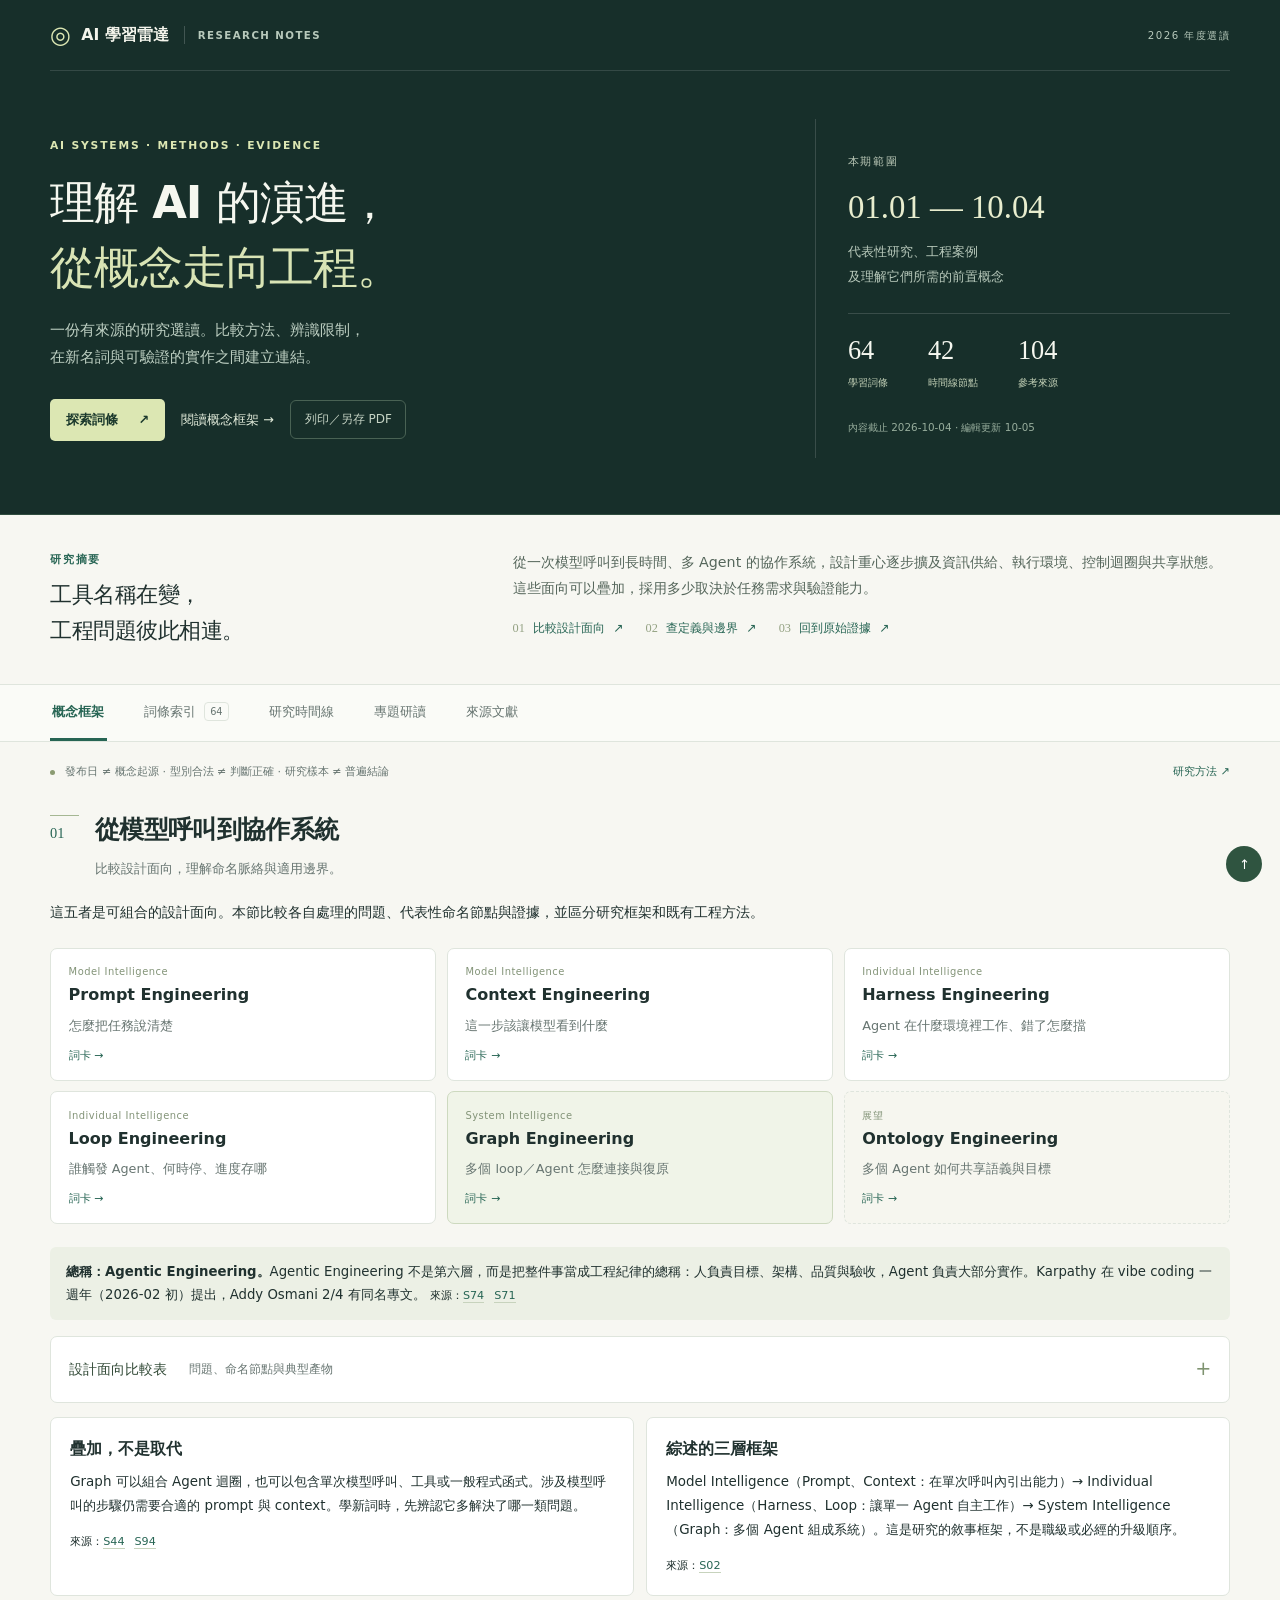
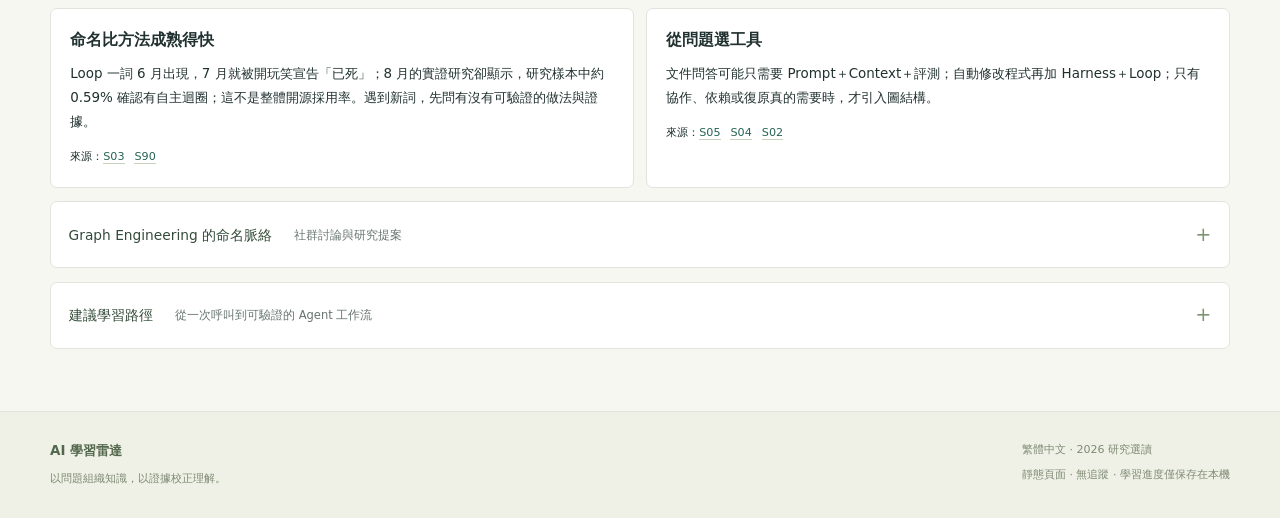
<file: index.html>
<!DOCTYPE html>
<html lang="zh-Hant-TW"><head><meta charset="UTF-8"><meta name="viewport" content="width=device-width, initial-scale=1">
<meta name="description" content="2026 AI 研究與工程方法選讀：64 個詞條、42 個時間線節點與可追溯來源。比較 Prompt、Context、Harness、Loop 與 Graph 的設計面向。">
<title>AI 學習雷達｜研究、方法與工程實踐</title><link rel="stylesheet" href="assets/radar.css"><script src="assets/radar.js" defer></script></head>
<body><a class="skip-link no-print" href="#main">跳至主要內容</a>
<header class="hero">
<div class="container">
<div class="masthead"><a class="brand" href="#verdict"><span class="brand-symbol" aria-hidden="true">◎</span> AI 學習雷達 <span class="brand-en">RESEARCH NOTES</span></a><span class="edition">2026 年度選讀</span>
</div>
<div class="hero-layout">
<div>
<p class="eyebrow">AI SYSTEMS · METHODS · EVIDENCE</p>
<h1>理解 AI 的演進，<br><em>從概念走向工程。</em>
</h1>
<p class="intro">一份有來源的研究選讀。比較方法、辨識限制，<br class="desktop-break">在新名詞與可驗證的實作之間建立連結。</p>
<div class="hero-links no-print"><a class="primary" href="#glossary">探索詞條 <span aria-hidden="true">↗</span></a><a href="#paradigms">閱讀概念框架 →</a><button id="print" type="button">列印／另存 PDF</button>
</div>
</div><aside class="hero-aside" aria-label="研究範圍"><span class="scope-label">本期範圍</span>
<p class="scope-date">01.01 — 10.04</p>
<p class="scope-description">代表性研究、工程案例<br>及理解它們所需的前置概念</p>
<div class="stats">
<div class="stat"><strong>64</strong><span>學習詞條</span>
</div>
<div class="stat"><strong>42</strong><span>時間線節點</span>
</div>
<div class="stat"><strong>104</strong><span>參考來源</span>
</div>
</div>
<p class="scope-footnote">內容截止 2026-10-04 · 編輯更新 10-05</p></aside>
</div>
</div>
</header>
<section class="research-brief" id="verdict">
<div>
<p class="eyebrow">研究摘要</p>
<h2>工具名稱在變，<br>工程問題彼此相連。</h2>
</div>
<div class="brief-body">
<p>從一次模型呼叫到長時間、多 Agent 的協作系統，設計重心逐步擴及資訊供給、執行環境、控制迴圈與共享狀態。這些面向可以疊加，採用多少取決於任務需求與驗證能力。</p>
<div class="brief-points"><a href="#paradigms"><span>01</span> 比較設計面向 <b>↗</b></a><a href="#glossary"><span>02</span> 查定義與邊界 <b>↗</b></a><a href="#sources"><span>03</span> 回到原始證據 <b>↗</b></a>
</div>
</div>
</section>
<nav class="nav no-print" aria-label="研究閱讀導覽">
<div class="container" id="research-tabs"><a id="tab-framework" href="#paradigms" data-panel="framework">概念框架</a><a id="tab-glossary" href="#glossary" data-panel="glossary">詞條索引 <span>64</span></a><a id="tab-timeline" href="#timeline" data-panel="timeline">研究時間線</a><a id="tab-studies" href="#studies" data-panel="studies">專題研讀</a><a id="tab-references" href="#sources" data-panel="references">來源文獻</a>
</div>
</nav>
<main id="main" class="container">
<div class="reading-note"><span class="note-dot" aria-hidden="true"></span>
<p>發布日 ≠ 概念起源 · 型別合法 ≠ 判斷正確 · 研究樣本 ≠ 普遍結論</p><a class="no-print" href="#methodology">研究方法 ↗</a>
</div>
<div id="panel-framework" class="reading-panel" data-panel="framework">
<section id="paradigms">
<div class="section-top"><span class="section-number">01</span>
<div>
<h2>從模型呼叫到協作系統</h2>
<p>比較設計面向，理解命名脈絡與適用邊界。</p>
</div>
</div>
<p>這五者是可組合的設計面向。本節比較各自處理的問題、代表性命名節點與證據，並區分研究框架和既有工程方法。</p><figure class="stack" aria-label="Prompt、Context、Harness、Loop、Graph 與 Ontology 的設計面向">
<div class="stack-row lvl-model">
<div class="stack-level">Model Intelligence</div>
<div class="stack-bar"><strong>Prompt Engineering</strong><span>怎麼把任務說清楚</span><a class="no-print" href="#term-prompt">詞卡 →</a>
</div>
</div>
<div class="stack-row lvl-model">
<div class="stack-level">Model Intelligence</div>
<div class="stack-bar"><strong>Context Engineering</strong><span>這一步該讓模型看到什麼</span><a class="no-print" href="#term-context">詞卡 →</a>
</div>
</div>
<div class="stack-row lvl-individual">
<div class="stack-level">Individual Intelligence</div>
<div class="stack-bar"><strong>Harness Engineering</strong><span>Agent 在什麼環境裡工作、錯了怎麼擋</span><a class="no-print" href="#term-harness">詞卡 →</a>
</div>
</div>
<div class="stack-row lvl-individual">
<div class="stack-level">Individual Intelligence</div>
<div class="stack-bar"><strong>Loop Engineering</strong><span>誰觸發 Agent、何時停、進度存哪</span><a class="no-print" href="#term-loop">詞卡 →</a>
</div>
</div>
<div class="stack-row lvl-system">
<div class="stack-level">System Intelligence</div>
<div class="stack-bar"><strong>Graph Engineering</strong><span>多個 loop／Agent 怎麼連接與復原</span><a class="no-print" href="#term-graph">詞卡 →</a>
</div>
</div>
<div class="stack-row lvl-future">
<div class="stack-level">展望</div>
<div class="stack-bar"><strong>Ontology Engineering</strong><span>多個 Agent 如何共享語義與目標</span><a class="no-print" href="#term-ontology-eng">詞卡 →</a>
</div>
</div></figure>
<div class="umbrella"><strong>總稱：Agentic Engineering。</strong>Agentic Engineering 不是第六層，而是把整件事當成工程紀律的總稱：人負責目標、架構、品質與驗收，Agent 負責大部分實作。Karpathy 在 vibe coding 一週年（2026-02 初）提出，Addy Osmani 2/4 有同名專文。 <span class="source-links">來源：<a href="#source-karpathy-agentic" title="The New Stack：Vibe coding is passé（Karpathy 提出 agentic engineering）｜2026-02-10｜媒體報導（引述原文）">S74</a> <a href="#source-osmani-agentic" title="Addy Osmani：Agentic Engineering｜2026-02-04｜作者實務文章">S71</a></span>
</div>
<details class="disclosure">
<summary><span>設計面向比較表</span><span class="summary-meta">問題、命名節點與典型產物</span>
</summary>
<div class="disclosure-body">
<div class="table-wrap">
<table class="paradigm-table">
<thead>
<tr><th scope="col">面向</th><th scope="col">回答的問題</th><th scope="col">定名／普及節點</th><th scope="col">典型產物</th><th scope="col">綜述的層級</th>
</tr>
</thead>
<tbody>
<tr><td><a class="term-link" href="#term-prompt">Prompt Engineering</a></td><td>怎麼把任務說清楚</td><td>既有基礎</td><td>指令、範例、輸出格式</td><td>Model Intelligence<p><span class="source-links">來源：<a href="#source-context" title="Anthropic：Effective context engineering for AI agents｜2025-09-29｜官方工程文章">S05</a></span>
</p></td>
</tr>
<tr><td><a class="term-link" href="#term-context">Context Engineering</a></td><td>這一步該讓模型看到什麼</td><td>2025-06 Lütke／Karpathy；2025-09 Anthropic 專文</td><td>檢索、記憶、工具描述、壓縮</td><td>Model Intelligence<p><span class="source-links">來源：<a href="#source-lutke-context" title="Simon Willison：Context engineering（整理 Tobi Lütke 與 Karpathy 的說法）｜2025-06-27｜研究者整理">S59</a> <a href="#source-context" title="Anthropic：Effective context engineering for AI agents｜2025-09-29｜官方工程文章">S05</a></span>
</p></td>
</tr>
<tr><td><a class="term-link" href="#term-harness">Harness Engineering</a></td><td>Agent 在什麼環境裡工作、錯了怎麼擋</td><td>2026-02-05 Hashimoto；02-11 OpenAI；03-10 LangChain</td><td>AGENTS.md、工具、測試與架構閘、沙盒</td><td>Individual Intelligence<p><span class="source-links">來源：<a href="#source-hashimoto" title="Mitchell Hashimoto：My AI Adoption Journey｜2026-02-05｜作者實務文章">S72</a> <a href="#source-harness" title="OpenAI：Harness engineering｜2026-02-11｜官方工程案例">S04</a> <a href="#source-langchain-harness" title="LangChain：The Anatomy of an Agent Harness｜2026-03-10｜官方工程文章">S76</a></span>
</p></td>
</tr>
<tr><td><a class="term-link" href="#term-loop">Loop Engineering</a></td><td>誰觸發 Agent、何時停、進度存哪</td><td>2026-06-07 Osmani；08-22 實證研究</td><td>排程、/goal、狀態檔、Checker、預算</td><td>Individual Intelligence<p><span class="source-links">來源：<a href="#source-loop-author" title="Addy Osmani：Loop Engineering｜2026-06-07｜作者實務文章">S01</a> <a href="#source-loop-paper" title="Loop Engineering: Building Blocks, Adoption, and Impact｜2026-08-22（v1）｜研究預印本">S03</a></span>
</p></td>
</tr>
<tr><td><a class="term-link" href="#term-graph">Graph Engineering</a></td><td>多個 loop／Agent 怎麼連接與復原</td><td>2026-07-18 社群熱詞；08-21 綜述</td><td>任務圖、能力與團隊圖、狀態溯源圖</td><td>System Intelligence<p><span class="source-links">來源：<a href="#source-turing-graph" title="Turing Post：Is Graph Engineering Real? Why Everyone Is Talking About It｜2026-07-20｜媒體分析">S90</a> <a href="#source-graph-paper" title="Graph Engineering in the Era of LLM Agents｜2026-08-21（v1）｜研究預印本">S02</a></span>
</p></td>
</tr>
<tr><td><a class="term-link" href="#term-ontology-eng">Ontology Engineering</a></td><td>多個 Agent 如何共享語義與目標</td><td>2026-08 綜述列為下一步</td><td>本體、共享語義、價值對齊</td><td>展望<p><span class="source-links">來源：<a href="#source-graph-paper" title="Graph Engineering in the Era of LLM Agents｜2026-08-21（v1）｜研究預印本">S02</a> <a href="#source-latent-ontology" title="Latent Space：Ontologies Are So Back｜2026-07-30｜媒體分析">S93</a></span>
</p></td>
</tr>
</tbody>
</table>
</div>
</div>
</details>
<div class="comparison">
<article class="panel">
<h3>疊加，不是取代</h3>
<p>Graph 可以組合 Agent 迴圈，也可以包含單次模型呼叫、工具或一般程式函式。涉及模型呼叫的步驟仍需要合適的 prompt 與 context。學新詞時，先辨認它多解決了哪一類問題。</p><span class="source-links">來源：<a href="#source-langgraph" title="LangGraph 官方文件：節點與邊">S44</a> <a href="#source-tmtpost-graph" title="鈦媒體：Loop 才火了六周，AI Coding 為什麼又開始談 Graph？｜2026-08-02｜中文媒體分析">S94</a></span>
</article>
<article class="panel">
<h3>綜述的三層框架</h3>
<p>Model Intelligence（Prompt、Context：在單次呼叫內引出能力）→ Individual Intelligence（Harness、Loop：讓單一 Agent 自主工作）→ System Intelligence（Graph：多個 Agent 組成系統）。這是研究的敘事框架，不是職級或必經的升級順序。</p><span class="source-links">來源：<a href="#source-graph-paper" title="Graph Engineering in the Era of LLM Agents｜2026-08-21（v1）｜研究預印本">S02</a></span>
</article>
<article class="panel">
<h3>命名比方法成熟得快</h3>
<p>Loop 一詞 6 月出現，7 月就被開玩笑宣告「已死」；8 月的實證研究卻顯示，研究樣本中約 0.59% 確認有自主迴圈；這不是整體開源採用率。遇到新詞，先問有沒有可驗證的做法與證據。</p><span class="source-links">來源：<a href="#source-loop-paper" title="Loop Engineering: Building Blocks, Adoption, and Impact｜2026-08-22（v1）｜研究預印本">S03</a> <a href="#source-turing-graph" title="Turing Post：Is Graph Engineering Real? Why Everyone Is Talking About It｜2026-07-20｜媒體分析">S90</a></span>
</article>
<article class="panel">
<h3>從問題選工具</h3>
<p>文件問答可能只需要 Prompt＋Context＋評測；自動修改程式再加 Harness＋Loop；只有協作、依賴或復原真的需要時，才引入圖結構。</p><span class="source-links">來源：<a href="#source-context" title="Anthropic：Effective context engineering for AI agents｜2025-09-29｜官方工程文章">S05</a> <a href="#source-harness" title="OpenAI：Harness engineering｜2026-02-11｜官方工程案例">S04</a> <a href="#source-graph-paper" title="Graph Engineering in the Era of LLM Agents｜2026-08-21（v1）｜研究預印本">S02</a></span>
</article>
</div>
<details class="disclosure">
<summary><span>Graph Engineering 的命名脈絡</span><span class="summary-meta">社群討論與研究提案</span>
</summary>
<div class="disclosure-body">
<h3>Graph Engineering：從一句玩笑到一篇綜述</h3>
<ul class="story">
<li><span class="d">2026-07-18</span>Peter Steinberger 在 X 半開玩笑地問：還在談 loops，還是已經改談 graphs？數小時後 Hamel Husain 發表帶諷刺意味的〈Loop Engineering Is Dead. Enter Graph Engineering〉。 <span class="source-links"><a href="#source-turing-graph" title="Turing Post：Is Graph Engineering Real? Why Everyone Is Talking About It｜2026-07-20｜媒體分析">S90</a></span>
</li>
<li><span class="d">2026-07-20</span>Turing Post：loop 本來就是會回到前一節點的圖；狀態機、DAG、工作流引擎與 2024 年的 LangGraph 早已存在。真正在變的是模型從決策者，變成程式編排下的執行者。 <span class="source-links"><a href="#source-turing-graph" title="Turing Post：Is Graph Engineering Real? Why Everyone Is Talking About It｜2026-07-20｜媒體分析">S90</a></span>
</li>
<li><span class="d">2026-07-30</span>Latent Space 討論本體（ontology）因 Agent 而回潮。 <span class="source-links"><a href="#source-latent-ontology" title="Latent Space：Ontologies Are So Back｜2026-07-30｜媒體分析">S93</a></span>
</li>
<li><span class="d">2026-08-02</span>鈦媒體中文整理：Graph 並沒有宣判 Loop 過時，每個節點都可能跑自己的 Loop。 <span class="source-links"><a href="#source-tmtpost-graph" title="鈦媒體：Loop 才火了六周，AI Coding 為什麼又開始談 Graph？｜2026-08-02｜中文媒體分析">S94</a></span>
</li>
<li><span class="d">2026-08-21</span>35 位作者的綜述正式提出 Graph Engineering（8/26 更新 v2），並把 Ontology Engineering 列為下一步。 <span class="source-links"><a href="#source-graph-paper" title="Graph Engineering in the Era of LLM Agents｜2026-08-21（v1）｜研究預印本">S02</a></span>
</li>
</ul>
</div>
</details>
</section>
<details class="disclosure" id="learning">
<summary><span>建議學習路徑</span><span class="summary-meta">從一次呼叫到可驗證的 Agent 工作流</span>
</summary>
<div class="disclosure-body">
<div class="reading">
<article class="panel">
<h3>第 1 步：看懂一個模型呼叫</h3>
<p>學 Prompt、Context、結構化輸出與 RAG。練習：拿一份有來源的短文件，請模型回答並核對引用；記錄答錯和找不到資料的情況。</p>
<div><a class="term-link" href="#term-prompt">Prompt Engineering</a><a class="term-link" href="#term-context">Context Engineering</a><a class="term-link" href="#term-structured">Structured Outputs / Typed Decisions</a><a class="term-link" href="#term-rag">RAG / Agentic RAG</a>
</div>
</article>
<article class="panel">
<h3>第 2 步：看懂會行動的系統</h3>
<p>學工具選擇、MCP、Harness、AGENTS.md、評測與可恢復狀態，並理解致命三要素。練習：畫出一個只讀查詢工具的資料與權限路徑。</p>
<div><a class="term-link" href="#term-tool-selection">Tool Selection / Dynamic Tool Loading</a><a class="term-link" href="#term-mcp">Model Context Protocol (MCP)</a><a class="term-link" href="#term-harness">Harness Engineering</a><a class="term-link" href="#term-agents-md">AGENTS.md</a><a class="term-link" href="#term-evals">Agent Evals / LLM-as-Judge</a><a class="term-link" href="#term-durable">Durable Execution / Checkpoint</a><a class="term-link" href="#term-lethal-trifecta">Lethal Trifecta／Prompt Injection</a>
</div>
</article>
<article class="panel">
<h3>第 3 步：用自己的專案練 Loop</h3>
<p>學 Loop、Goal Mode、Maker／Checker、預算與排程觸發。練習：照本頁的 Loop Spec 草案，先做兩週「只報告」的 CI 分診，記錄 token、誤判與人工介入次數。</p>
<div><a class="term-link" href="#term-loop">Loop Engineering</a><a class="term-link" href="#term-goal-mode">Goal Mode（/goal）</a><a class="term-link" href="#term-maker-checker">Maker／Checker 分離與 Verifier Subagent</a><a class="term-link" href="#term-budget-caps">Token Budget／Hard Budget Caps</a><a class="term-link" href="#term-scheduled-agents">Automations／Routines</a><a class="term-link" href="#term-ralph">Ralph Wiggum Loop</a>
</div>
</article>
<article class="panel">
<h3>第 4 步：補上今年的範式與風險詞彙</h3>
<p>Agentic Engineering、Graph、Ontology、Claws，以及理解債、意圖債與隔離事件。練習：替一個自動化任務寫下「誰負責理解、誰負責決定」。</p>
<div><a class="term-link" href="#term-agentic-eng">Agentic Engineering</a><a class="term-link" href="#term-graph">Graph Engineering</a><a class="term-link" href="#term-ontology-eng">Ontology Engineering</a><a class="term-link" href="#term-claws">Claws／Personal Agents</a><a class="term-link" href="#term-software-factory">Software Factory／Dark Factory</a><a class="term-link" href="#term-comprehension-debt">Comprehension Debt／Cognitive Surrender</a><a class="term-link" href="#term-triple-debt">Cognitive Debt／Intent Debt</a><a class="term-link" href="#term-containment">Agent Containment Breach</a>
</div>
</article>
<article class="panel">
<h3>第 5 步：決策模型與研究前沿</h3>
<p>Jev／RLCD、Fable class model，再依興趣讀 RLM、Engram、mHC、投機解碼、TurboQuant、世界模型與 MHS。每個新詞先問：改的是模型、系統、協定，還是產品？</p>
<div><a class="term-link" href="#term-jev">Jev / System One Models</a><a class="term-link" href="#term-rlcd">RLCD / Calibration</a><a class="term-link" href="#term-fable-class">Fable class model</a><a class="term-link" href="#term-rlm">Recursive Language Models (RLM)</a><a class="term-link" href="#term-engram">Engram / Conditional Memory</a><a class="term-link" href="#term-mhc">Manifold-Constrained Hyper-Connections (mHC)</a><a class="term-link" href="#term-speculative">Speculative Decoding / DFlash</a><a class="term-link" href="#term-turboquant">TurboQuant / KV Cache Quantization</a><a class="term-link" href="#term-world-model">World Models / Project Genie</a><a class="term-link" href="#term-interface-world">Interface World Models / Solaris</a><a class="term-link" href="#term-mhs">Model Hardware Standard (MHS)</a>
</div>
</article>
</div>
</div>
</details>
</div>
<div id="panel-glossary" class="reading-panel" data-panel="glossary">
<section id="glossary">
<div class="section-top"><span class="section-number">02</span>
<div>
<h2>詞條索引</h2>
<p>先讀定義，再依需要展開情境、限制與來源。</p>
</div>
</div>
<div class="filters no-print">
<div class="filter-inputs four">
<div class="field"><label for="search">搜尋名稱、中文、情境或限制</label><input id="search" type="search" placeholder="例如：Loop、Jev、理解債、DAG、MCP" autocomplete="off">
</div>
<div class="field"><label for="category">主題</label><select id="category"><option value="">全部主題</option><option value="工程方法">工程方法</option><option value="Agent 與資料">Agent 與資料</option><option value="協議與整合">協議與整合</option><option value="模型與推論">模型與推論</option><option value="多模態與實體">多模態與實體</option><option value="風險與治理">風險與治理</option></select>
</div>
<div class="field"><label for="period">年度定位</label><select id="period"><option value="">全部年度定位</option><option value="new">2026 新用語／研究／介面</option><option value="evolution">2026 延伸／更新／代表案例</option><option value="foundation">既有基礎與延續模式</option></select>
</div>
<div class="field"><label for="progress">閱讀進度</label><select id="progress"><option value="">全部詞條</option><option value="unread">尚未學習</option><option value="learned">已學習</option></select>
</div>
</div>
<div class="filter-actions"><span id="results" role="status" aria-live="polite">顯示 64 詞</span>
<div class="buttons"><button id="expand" type="button">展開目前詳解</button><button id="reset" type="button">清除篩選</button>
</div>
</div>
</div>
<p class="subtle">年度標籤區分新研究、延伸進展與既有基礎；不將發布日一律視為概念起源。</p><noscript>
<p class="notice">此瀏覽器未啟用 JavaScript；所有詞條仍可閱讀，搜尋、篩選與學習進度需啟用 JavaScript。</p></noscript>
<div class="grid" id="term-list">
<article class="card term-card" id="term-prompt" data-category="工程方法" data-period="foundation">
<div class="badge-row"><span class="badge ">既有基礎</span>
</div>
<h3>Prompt Engineering</h3>
<p class="zh">提示工程</p>
<p>設計目標、指令、範例、輸出格式和限制，讓模型在指定任務上產生較合用的結果。它不只等於扮演角色或字串模板，也可能影響工具選擇與多步工作。</p>
<details>
<summary>情境、限制與證據</summary><span class="detail-label">怎麼用／怎麼理解</span>
<p>要求整理文章時，給出讀者、摘要長度、需引用的段落及兩個格式範例。後端則把任務要求和輸出契約一起設計。</p><span class="detail-label">容易誤會的地方</span>
<p>提示清楚仍不能保證事實正確、權限正確或輸出一定符合 schema；需用資料、驗證與評測補足。不要把要求公開思維鏈當成新模型的一律最佳做法。</p>
<p class="subtle">證據類型：成熟實務</p>
</details>
<div class="source-links"><span class="source-links">來源：<a href="#source-context" title="Anthropic：Effective context engineering for AI agents｜2025-09-29｜官方工程文章">S05</a> <a href="#source-spring-output" title="Spring AI：Output Converters｜持續更新文件｜官方文件">S47</a></span>
</div>
<div class="card-footer"><span class="subtle">工程方法</span><button type="button" class="learn-button no-print" aria-pressed="false" aria-label="標記已學習：Prompt Engineering">標記已學習</button>
</div>
</article>
<article class="card term-card" id="term-context" data-category="工程方法" data-period="foundation">
<div class="badge-row"><span class="badge ">2025-06 定名；2025 下半年普及</span>
</div>
<h3>Context Engineering</h3>
<p class="zh">上下文工程</p>
<p>管理每次模型呼叫能看到的指令、資料、工具描述、對話紀錄與任務狀態，決定哪些資訊值得占用有限上下文。</p>
<details>
<summary>情境、限制與證據</summary><span class="detail-label">怎麼用／怎麼理解</span>
<p>閱讀公司手冊時，只送進相關段落、來源與任務背景；長任務把待辦和進度存在可再次讀取的檔案。</p><span class="detail-label">容易誤會的地方</span>
<p>長視窗不等於模型能正確使用所有內容。上下文壓縮可能遺失細節；使用者上傳 PDF 也不代表每個產品內部都採同一種 RAG。</p>
<p>名稱的起點常追溯到 2025-06-18 Shopify 執行長 Tobi Lütke 的貼文，以及一週後 Karpathy 的推廣（他形容這是把下一步剛好需要的資訊填進上下文視窗的技藝）；Anthropic 9 月的專文讓它成為工程用語。</p>
<p class="subtle">證據類型：成熟實務</p>
</details>
<div class="source-links"><span class="source-links">來源：<a href="#source-context" title="Anthropic：Effective context engineering for AI agents｜2025-09-29｜官方工程文章">S05</a> <a href="#source-lutke-context" title="Simon Willison：Context engineering（整理 Tobi Lütke 與 Karpathy 的說法）｜2025-06-27｜研究者整理">S59</a></span>
</div>
<div class="card-footer"><span class="subtle">工程方法</span><button type="button" class="learn-button no-print" aria-pressed="false" aria-label="標記已學習：Context Engineering">標記已學習</button>
</div>
</article>
<article class="card term-card" id="term-harness" data-category="工程方法" data-period="evolution">
<div class="badge-row"><span class="badge ">2026-02 定名並擴散</span>
</div>
<h3>Harness Engineering</h3>
<p class="zh">Agent 執行環境工程</p>
<p>設計模型外圍的工作環境：工具、文件、程式庫約束、可觀測性、評測、權限、狀態與回饋，讓 Agent 能持續完成任務。常見的簡化說法是「Agent = Model + Harness」：凡不是模型本身的程式、設定與執行邏輯，都屬於 harness。</p>
<details>
<summary>情境、限制與證據</summary><span class="detail-label">怎麼用／怎麼理解</span>
<p>編碼 Agent 可以讀規格、執行測試、看瀏覽器錯誤及保存進度，並依結果修正實作。</p>
<p>Mitchell Hashimoto 的定義最實用：Agent 每犯一次錯，就花時間補一個解法讓它不再犯——簡單的寫進 AGENTS.md，能程式化的做成腳本或檢查。health-rpg-backend 的 AGENTS.md＋ArchUnit R1–R7＋pre-commit 正是這兩種形式。</p><span class="detail-label">容易誤會的地方</span>
<p>沙盒只是其中一部分。Docker、Testcontainers、ArchUnit 或 Resilience4j 任一工具都不是 Harness 的完整定義；不存在人人必須使用的四大禁令。</p>
<p>2026-07 的原始碼研究觀察到：11 個主流 coding harness 都沒有引入通用 Agent 框架，也沒有用向量嵌入檢索程式碼，而是手寫非同步迴圈與確定性檢索（例如 grep）。這是現況描述，不是規範。</p>
<p class="subtle">證據類型：官方工程案例</p>
</details>
<div class="source-links"><span class="source-links">來源：<a href="#source-harness" title="OpenAI：Harness engineering｜2026-02-11｜官方工程案例">S04</a> <a href="#source-long-harness" title="Anthropic：Harness design for long-running application development｜2026-03-24｜官方工程案例">S29</a> <a href="#source-hashimoto" title="Mitchell Hashimoto：My AI Adoption Journey｜2026-02-05｜作者實務文章">S72</a> <a href="#source-langchain-harness" title="LangChain：The Anatomy of an Agent Harness｜2026-03-10｜官方工程文章">S76</a> <a href="#source-harness-anatomy" title="Harness Engineering: Anatomy, Architecture, and Evolution of Coding Agents｜2026-07-15（v1）｜研究預印本">S88</a></span>
</div>
<div class="card-footer"><span class="subtle">工程方法</span><button type="button" class="learn-button no-print" aria-pressed="false" aria-label="標記已學習：Harness Engineering">標記已學習</button>
</div>
</article>
<article class="card term-card" id="term-loop" data-category="工程方法" data-period="new">
<div class="badge-row"><span class="badge new">2026-06 新興用語</span>
</div>
<h3>Loop Engineering</h3>
<p class="zh">迴圈工程</p>
<p>設計會自己觸發 Agent 執行、以機器可檢查的條件判斷停止、把進度寫進外部狀態，並在必要時交給人的控制結構。實證研究的工作定義：以排程或事件觸發、重複呼叫 coding agent，每次執行都由機器可檢查的停止條件界定。</p>
<details>
<summary>情境、限制與證據</summary><span class="detail-label">怎麼用／怎麼理解</span>
<p>夜間排程讀取 CI 失敗 → 在獨立 worktree 重現並修正 → 由唯讀 Checker 與測試判定 → 寫入狀態檔 → 達標開 draft PR；同一失敗簽章第 3 次或超出預算就停並通知人。完整對照見本頁「Loop 深入」。</p><span class="detail-label">容易誤會的地方</span>
<p>ReAct、重試與 TDD 都有較早來源；迴圈不等於永不停止，也不等於模型反省後就會自動變準。health-rpg-backend 的七步循環（早期文件稱 AIEC，取自團隊參考專案）是很好的實作範例，但不是業界標準名詞。實證研究在 36,710 個 repo 的樣本中確認 217 個自主迴圈（約 0.59%），不能推廣為整體開源採用率。狀態檔與預算檔的啟發式偵測未確認有效命中；另有 55 個候選 repo 在人工標註中可見目標或停止機制，顯示規則有偵測盲點；常見失敗是失控成本、無限修正迴圈與 verifier theater。Ralph 作者也明說不會把 Ralph 用在既有程式庫。</p>
<p class="subtle">證據類型：實務文章＋預印本</p>
</details>
<div class="source-links"><span class="source-links">來源：<a href="#source-loop-author" title="Addy Osmani：Loop Engineering｜2026-06-07｜作者實務文章">S01</a> <a href="#source-loop-paper" title="Loop Engineering: Building Blocks, Adoption, and Impact｜2026-08-22（v1）｜研究預印本">S03</a> <a href="#source-react" title="ReAct: Synergizing Reasoning and Acting in Language Models｜2022（v1）｜原始研究論文">S53</a> <a href="#source-loop-spec" title="Stop Hand-Holding Your Coding Agent: Engineering the Loops that Replace Step-by-Step Prompting｜2026-06-28（v1）｜研究預印本">S87</a> <a href="#source-ralph" title="Geoffrey Huntley：Ralph（Ralph Wiggum 技巧）｜2025-07-14｜作者實務文章">S61</a> <a href="#source-cc-goal" title="Claude Code Docs：Keep Claude working toward a goal（/goal）｜2026-05-11 起（v2.1.139）｜官方文件">S85</a> <a href="#source-codex-goal" title="Simon Willison：Codex CLI 0.128.0 的 /goal｜2026-04-30｜研究者整理">S83</a></span>
</div>
<div class="card-footer"><span class="subtle">工程方法</span><button type="button" class="learn-button no-print" aria-pressed="false" aria-label="標記已學習：Loop Engineering">標記已學習</button>
</div>
</article>
<article class="card term-card" id="term-graph" data-category="工程方法" data-period="new">
<div class="badge-row"><span class="badge new">2026-07 熱詞；2026-08 綜述</span>
</div>
<h3>Graph Engineering</h3>
<p class="zh">圖結構工程</p>
<p>以顯式、動態、可演化的圖表示任務、Agent、依賴與系統狀態，協調多個能力元件共同完成目標。</p>
<details>
<summary>情境、限制與證據</summary>
<p>綜述把它定位為 System Intelligence，三根支柱是：任務組織（目標分解圖、工作流最佳化）、Agent 協調（能力圖、團隊組織圖、通訊圖）、執行期狀態管理（狀態紀錄、故障定位、失敗復原）。</p><span class="detail-label">怎麼用／怎麼理解</span>
<p>查資料、分析與獨立驗證可以分工；節點有狀態，邊決定依賴、分支與回饋路徑。</p><span class="detail-label">容易誤會的地方</span>
<p>研究中的框架不是既定職涯等級。知識圖、執行圖與任務依賴圖用途不同；有回圈的圖不是 DAG，LangGraph 可支援迴圈。</p>
<p>這個熱詞起於 2026-07-18 X 上半開玩笑的提問與 Hamel Husain 帶諷刺意味的文章；Turing Post 指出 loop 本來就是會回到前一節點的圖，狀態機、DAG、工作流引擎與 2024 年的 LangGraph 早已存在。把它當成「多個 loop 如何連接、失敗如何復原」的設計問題來學，而不是全新技術。</p>
<p class="subtle">證據類型：研究預印本</p>
</details>
<div class="source-links"><span class="source-links">來源：<a href="#source-graph-paper" title="Graph Engineering in the Era of LLM Agents｜2026-08-21（v1）｜研究預印本">S02</a> <a href="#source-langgraph" title="LangGraph overview｜持續更新文件｜官方文件">S44</a> <a href="#source-turing-graph" title="Turing Post：Is Graph Engineering Real? Why Everyone Is Talking About It｜2026-07-20｜媒體分析">S90</a> <a href="#source-tmtpost-graph" title="鈦媒體：Loop 才火了六周，AI Coding 為什麼又開始談 Graph？｜2026-08-02｜中文媒體分析">S94</a></span>
</div>
<div class="card-footer"><span class="subtle">工程方法</span><button type="button" class="learn-button no-print" aria-pressed="false" aria-label="標記已學習：Graph Engineering">標記已學習</button>
</div>
</article>
<article class="card term-card" id="term-flow" data-category="工程方法" data-period="foundation">
<div class="badge-row"><span class="badge ">2024 已有代表論文</span>
</div>
<h3>Flow Engineering</h3>
<p class="zh">流程工程</p>
<p>把一次生成改成可安排的多階段流程，例如分析問題、產生測試、生成程式，再依執行結果修正。AlphaCodium 論文已明確使用此名稱。</p>
<details>
<summary>情境、限制與證據</summary><span class="detail-label">怎麼用／怎麼理解</span>
<p>程式題先分析邊界、建立測試案例、生成解法，最後跑測試而不是一次問出答案。</p><span class="detail-label">容易誤會的地方</span>
<p>不要把這個術語的來源直接歸給吳恩達；工作流設計的相近理念可以有多個倡議者，來源歸屬需要對應原文。</p>
<p class="subtle">證據類型：原始研究</p>
</details>
<div class="source-links"><span class="source-links">來源：<a href="#source-flow" title="AlphaCodium: From Prompt Engineering to Flow Engineering｜2024-01（v1）｜原始研究論文">S38</a></span>
</div>
<div class="card-footer"><span class="subtle">工程方法</span><button type="button" class="learn-button no-print" aria-pressed="false" aria-label="標記已學習：Flow Engineering">標記已學習</button>
</div>
</article>
<article class="card term-card" id="term-compound" data-category="工程方法" data-period="foundation">
<div class="badge-row"><span class="badge ">2024 代表文章</span>
</div>
<h3>Compound AI Systems</h3>
<p class="zh">複合 AI 系統</p>
<p>把模型、檢索、工具、驗證器與其他程式元件組合成系統，從系統層改善效果，而不只換更大的模型。</p>
<details>
<summary>情境、限制與證據</summary><span class="detail-label">怎麼用／怎麼理解</span>
<p>文件搜尋服務由檢索、排序、回答、引用檢查與權限過濾組成。</p><span class="detail-label">容易誤會的地方</span>
<p>多放幾個模型不保證更可靠；會增加延遲、維護與錯誤傳遞，需要量測完整系統。</p>
<p class="subtle">證據類型：研究者文章</p>
</details>
<div class="source-links"><span class="source-links">來源：<a href="#source-compound" title="BAIR：The Shift from Models to Compound AI Systems｜2024-02-18｜研究者原始文章">S41</a></span>
</div>
<div class="card-footer"><span class="subtle">工程方法</span><button type="button" class="learn-button no-print" aria-pressed="false" aria-label="標記已學習：Compound AI Systems">標記已學習</button>
</div>
</article>
<article class="card term-card" id="term-spec-driven" data-category="工程方法" data-period="evolution">
<div class="badge-row"><span class="badge ">2025 起；2026 工具成熟</span>
</div>
<h3>Spec-Driven Development</h3>
<p class="zh">規格驅動開發</p>
<p>先把意圖、需求、計畫與任務寫成可追蹤規格，再讓編碼 Agent 依規格實作和驗證。GitHub Spec Kit 是代表工具之一。</p>
<details>
<summary>情境、限制與證據</summary><span class="detail-label">怎麼用／怎麼理解</span>
<p>新功能先定義驗收條件及例外情境，再拆成小任務交由 Agent 執行。</p><span class="detail-label">容易誤會的地方</span>
<p>規格也會過時或互相矛盾。Spec Kit 1.0 在 2026 發布，並不代表規格驅動思想今年才出現；每個小修改都建大量文件也可能增加負擔。</p>
<p class="subtle">證據類型：官方工具實務</p>
</details>
<div class="source-links"><span class="source-links">來源：<a href="#source-spec-driven" title="Microsoft：Spec-Driven Development with GitHub Spec Kit｜2025-09-15｜官方技術文章">S52</a> <a href="#source-spec-kit" title="GitHub Spec Kit：History｜2025 起；2026-08-21 1.0.0｜官方專案紀錄">S51</a></span>
</div>
<div class="card-footer"><span class="subtle">工程方法</span><button type="button" class="learn-button no-print" aria-pressed="false" aria-label="標記已學習：Spec-Driven Development">標記已學習</button>
</div>
</article>
<article class="card term-card" id="term-autoresearch" data-category="工程方法" data-period="new">
<div class="badge-row"><span class="badge new">2026 開源專案</span>
</div>
<h3>autoresearch</h3>
<p class="zh">自動研究實驗迴圈</p>
<p>以 Agent 反覆修改實驗程式、執行固定預算的訓練、比較評測，再保留或回退變更。</p>
<details>
<summary>情境、限制與證據</summary><span class="detail-label">怎麼用／怎麼理解</span>
<p>隔夜探索小型模型訓練參數；以一致的時間預算比較驗證指標並記錄每次嘗試。</p><span class="detail-label">容易誤會的地方</span>
<p>不是保證自動發現新科學。反覆看同一驗證集可能過擬合；修改程式與訓練權重是不同動作。</p>
<p class="subtle">證據類型：作者程式碼</p>
</details>
<div class="source-links"><span class="source-links">來源：<a href="#source-autoresearch" title="Andrej Karpathy：autoresearch｜2026-03（儲存庫）｜作者程式碼">S23</a></span>
</div>
<div class="card-footer"><span class="subtle">工程方法</span><button type="button" class="learn-button no-print" aria-pressed="false" aria-label="標記已學習：autoresearch">標記已學習</button>
</div>
</article>
<article class="card term-card" id="term-meta-harness" data-category="工程方法" data-period="new">
<div class="badge-row"><span class="badge new">2026 新研究</span>
</div>
<h3>Meta-Harness</h3>
<p class="zh">自動搜尋模型外圍程式</p>
<p>把 Harness 程式本身當作搜尋對象，讓外層提出者利用歷次候選、分數與執行紀錄提出改進。</p>
<details>
<summary>情境、限制與證據</summary><span class="detail-label">怎麼用／怎麼理解</span>
<p>搜尋如何保存、檢索及呈現任務資訊，測量新的資訊管理程式是否改善任務效果。</p><span class="detail-label">容易誤會的地方</span>
<p>模型權重可以不變，系統仍會改進；也不能把論文中特定任務的成績推廣成所有產品的保證。</p>
<p class="subtle">證據類型：研究預印本</p>
</details>
<div class="source-links"><span class="source-links">來源：<a href="#source-meta-harness" title="Meta-Harness: End-to-End Optimization of Model Harnesses｜2026-03-30（v1）｜研究預印本">S26</a></span>
</div>
<div class="card-footer"><span class="subtle">工程方法</span><button type="button" class="learn-button no-print" aria-pressed="false" aria-label="標記已學習：Meta-Harness">標記已學習</button>
</div>
</article>
<article class="card term-card" id="term-skills" data-category="Agent 與資料" data-period="foundation">
<div class="badge-row"><span class="badge ">2025 公開；2026 延續</span>
</div>
<h3>Agent Skills</h3>
<p class="zh">可按需載入的技能包</p>
<p>用指令、腳本與參考資源封裝專業流程，讓 Agent 根據任務載入需要的部分。常以 SKILL.md 描述用途與操作方式。</p>
<details>
<summary>情境、限制與證據</summary><span class="detail-label">怎麼用／怎麼理解</span>
<p>把產出公司報告的格式、資料檢查與匯出步驟保存成可重用技能。</p><span class="detail-label">容易誤會的地方</span>
<p>Skills 是能力與流程的封裝，MCP 是存取工具及資料的協定；兩者可搭配。載入技能不是把知識寫進模型權重。</p>
<p>2026-07 的原始碼研究中，11 個主流 coding harness 有 9 個支援 SKILL.md、8 個支援 MCP。</p>
<p class="subtle">證據類型：官方格式與實務</p>
</details>
<div class="source-links"><span class="source-links">來源：<a href="#source-skills" title="Anthropic：Equipping agents with Agent Skills｜2025-10-16；2025-12-18 開放標準更新｜官方工程文章">S37</a> <a href="#source-harness-anatomy" title="Harness Engineering: Anatomy, Architecture, and Evolution of Coding Agents｜2026-07-15（v1）｜研究預印本">S88</a></span>
</div>
<div class="card-footer"><span class="subtle">Agent 與資料</span><button type="button" class="learn-button no-print" aria-pressed="false" aria-label="標記已學習：Agent Skills">標記已學習</button>
</div>
</article>
<article class="card term-card" id="term-react" data-category="Agent 與資料" data-period="foundation">
<div class="badge-row"><span class="badge ">2022 已有研究</span>
</div>
<h3>ReAct / Agent Loop</h3>
<p class="zh">推理與行動迴圈</p>
<p>模型根據任務與觀察決定行動，取得工具結果後繼續推進；推理和工具互動交替發生。</p>
<details>
<summary>情境、限制與證據</summary><span class="detail-label">怎麼用／怎麼理解</span>
<p>查詢資料、發現缺少欄位、再次查詢，最後整合結果。</p><span class="detail-label">容易誤會的地方</span>
<p>這是較早的 Agent 模式，不能直接當作 2026 Loop Engineering 的新發明；回饋可能錯誤，仍要有終止與權限控制。</p>
<p class="subtle">證據類型：原始研究</p>
</details>
<div class="source-links"><span class="source-links">來源：<a href="#source-react" title="ReAct: Synergizing Reasoning and Acting in Language Models｜2022（v1）｜原始研究論文">S53</a> <a href="#source-loop-paper" title="Loop Engineering: Building Blocks, Adoption, and Impact｜2026-08-22（v1）｜研究預印本">S03</a></span>
</div>
<div class="card-footer"><span class="subtle">Agent 與資料</span><button type="button" class="learn-button no-print" aria-pressed="false" aria-label="標記已學習：ReAct / Agent Loop">標記已學習</button>
</div>
</article>
<article class="card term-card" id="term-durable" data-category="Agent 與資料" data-period="evolution">
<div class="badge-row"><span class="badge ">既有工程；2026 深化</span>
</div>
<h3>Durable Execution / Checkpoint</h3>
<p class="zh">可恢復執行與檢查點</p>
<p>保存任務狀態及進度，讓長任務在中斷後恢復，或在人工審查後接續。</p>
<details>
<summary>情境、限制與證據</summary><span class="detail-label">怎麼用／怎麼理解</span>
<p>生成提案後等待核準；服務重啟仍能知道目前走到哪一步。</p><span class="detail-label">容易誤會的地方</span>
<p>保存狀態不等於外部操作恰好執行一次。恢復時仍需冪等鍵、去重與交易設計，避免再次寄信或重複扣款。</p>
<p class="subtle">證據類型：官方框架文件</p>
</details>
<div class="source-links"><span class="source-links">來源：<a href="#source-langgraph" title="LangGraph overview｜持續更新文件｜官方文件">S44</a> <a href="#source-managed" title="Anthropic：Scaling Managed Agents｜2026-04-08｜官方工程案例">S27</a></span>
</div>
<div class="card-footer"><span class="subtle">Agent 與資料</span><button type="button" class="learn-button no-print" aria-pressed="false" aria-label="標記已學習：Durable Execution / Checkpoint">標記已學習</button>
</div>
</article>
<article class="card term-card" id="term-managed" data-category="Agent 與資料" data-period="new">
<div class="badge-row"><span class="badge new">2026 工程案例</span>
</div>
<h3>Managed Agent Runtime</h3>
<p class="zh">託管 Agent 執行環境</p>
<p>把推理、工具執行、環境和工作階段生命週期分離，讓系統各部分能獨立擴展及恢復。</p>
<details>
<summary>情境、限制與證據</summary><span class="detail-label">怎麼用／怎麼理解</span>
<p>模型可更換，而長時間工作的工具環境與進度由執行層保留。</p><span class="detail-label">容易誤會的地方</span>
<p>這是架構方向與產品實作，不是統一標準；資料放在哪裡、誰能操作工具及如何恢復仍由具體平臺決定。</p>
<p class="subtle">證據類型：官方工程案例</p>
</details>
<div class="source-links"><span class="source-links">來源：<a href="#source-managed" title="Anthropic：Scaling Managed Agents｜2026-04-08｜官方工程案例">S27</a></span>
</div>
<div class="card-footer"><span class="subtle">Agent 與資料</span><button type="button" class="learn-button no-print" aria-pressed="false" aria-label="標記已學習：Managed Agent Runtime">標記已學習</button>
</div>
</article>
<article class="card term-card" id="term-memory" data-category="Agent 與資料" data-period="foundation">
<div class="badge-row"><span class="badge ">既有研究脈絡</span>
</div>
<h3>Agent Memory / Cognitive Architecture</h3>
<p class="zh">記憶與認知架構</p>
<p>規劃 Agent 如何感知、決策、保存工作狀態、過往經驗與可重用知識。工作、情節、語義及程序記憶是有用的分類視角。</p>
<details>
<summary>情境、限制與證據</summary><span class="detail-label">怎麼用／怎麼理解</span>
<p>當前任務放工作狀態；過往操作留審計紀錄；規章保留原始來源及可檢索索引。</p><span class="detail-label">容易誤會的地方</span>
<p>Redis、SQL、向量庫不是四種記憶的唯一對應。程序記憶也不只等於 Spring Bean；保存使用者資料要處理隔離、保留期限與刪除。</p>
<p class="subtle">證據類型：工程設計模式</p>
</details>
<div class="source-links"><span class="source-links">來源：<a href="#source-context" title="Anthropic：Effective context engineering for AI agents｜2025-09-29｜官方工程文章">S05</a> <a href="#source-spring-memory" title="Spring AI：Chat Memory｜持續更新文件｜官方文件">S46</a> <a href="#source-skills" title="Anthropic：Equipping agents with Agent Skills｜2025-10-16；2025-12-18 開放標準更新｜官方工程文章">S37</a></span>
</div>
<div class="card-footer"><span class="subtle">Agent 與資料</span><button type="button" class="learn-button no-print" aria-pressed="false" aria-label="標記已學習：Agent Memory / Cognitive Architecture">標記已學習</button>
</div>
</article>
<article class="card term-card" id="term-compaction" data-category="Agent 與資料" data-period="foundation">
<div class="badge-row"><span class="badge ">2025 前已有實務</span>
</div>
<h3>Context Compaction / Context Rot</h3>
<p class="zh">上下文壓縮與資訊劣化</p>
<p>以摘要、精選紀錄或外部狀態減少長對話的資訊負荷；context rot 描述內容增加後，模型利用資訊的效果可能下降。</p>
<details>
<summary>情境、限制與證據</summary><span class="detail-label">怎麼用／怎麼理解</span>
<p>保留驗收條件、來源、未解問題，壓縮已完成的操作細節；必要時重新讀原文。</p><span class="detail-label">容易誤會的地方</span>
<p>摘要可能省略關鍵限制，開新對話也不會自動帶回先前資訊。重要事實需要可追溯原始資料。</p>
<p class="subtle">證據類型：官方工程實務</p>
</details>
<div class="source-links"><span class="source-links">來源：<a href="#source-context" title="Anthropic：Effective context engineering for AI agents｜2025-09-29｜官方工程文章">S05</a> <a href="#source-managed" title="Anthropic：Scaling Managed Agents｜2026-04-08｜官方工程案例">S27</a></span>
</div>
<div class="card-footer"><span class="subtle">Agent 與資料</span><button type="button" class="learn-button no-print" aria-pressed="false" aria-label="標記已學習：Context Compaction / Context Rot">標記已學習</button>
</div>
</article>
<article class="card term-card" id="term-rlm" data-category="Agent 與資料" data-period="evolution">
<div class="badge-row"><span class="badge ">2025 年底；2026 延伸研究</span>
</div>
<h3>Recursive Language Models (RLM)</h3>
<p class="zh">遞迴語言模型推論策略</p>
<p>把超長輸入留在外部程式環境，讓模型寫程式按需檢查、分解內容，並在片段上遞迴呼叫模型。</p>
<details>
<summary>情境、限制與證據</summary><span class="detail-label">怎麼用／怎麼理解</span>
<p>先用程式搜尋大型文件，再把相關片段交給模型分析；不必每次將整份文件塞進視窗。</p><span class="detail-label">容易誤會的地方</span>
<p>原始論文於 2025-12-31 提交。它不是無限上下文的保證；重現研究發現某些任務更深遞迴會增加時間與成本，甚至降低表現。</p>
<p class="subtle">證據類型：預印本＋重現研究</p>
</details>
<div class="source-links"><span class="source-links">來源：<a href="#source-rlm" title="Recursive Language Models｜2025-12-31（v1）｜研究預印本">S16</a> <a href="#source-rlm-reproduction" title="Think, But Don&#x27;t Overthink: Reproducing Recursive Language Models｜2026-03-03（v1）｜獨立重現預印本">S17</a></span>
</div>
<div class="card-footer"><span class="subtle">Agent 與資料</span><button type="button" class="learn-button no-print" aria-pressed="false" aria-label="標記已學習：Recursive Language Models (RLM)">標記已學習</button>
</div>
</article>
<article class="card term-card" id="term-rag" data-category="Agent 與資料" data-period="foundation">
<div class="badge-row"><span class="badge ">RAG 2020；Agent 化為延續模式</span>
</div>
<h3>RAG / Agentic RAG</h3>
<p class="zh">檢索增強生成</p>
<p>先取回外部資料，再讓模型依資料回答。Agentic RAG 通常指模型能決定何時搜尋、改寫查詢或重複檢索，而非一條固定檢索管線。</p>
<details>
<summary>情境、限制與證據</summary><span class="detail-label">怎麼用／怎麼理解</span>
<p>問公司政策時檢索相應條文並附引用；資料不足時再搜尋。</p><span class="detail-label">容易誤會的地方</span>
<p>RAG 不保證沒有幻覺。檢索錯誤、資料過時與來源注入都會影響結果；Agentic RAG 的實現與稱呼並不完全一致。</p>
<p class="subtle">證據類型：原始研究＋工程模式</p>
</details>
<div class="source-links"><span class="source-links">來源：<a href="#source-rag" title="Retrieval-Augmented Generation for Knowledge-Intensive NLP Tasks｜2020-05-22（v1）｜原始研究論文">S42</a> <a href="#source-context" title="Anthropic：Effective context engineering for AI agents｜2025-09-29｜官方工程文章">S05</a></span>
</div>
<div class="card-footer"><span class="subtle">Agent 與資料</span><button type="button" class="learn-button no-print" aria-pressed="false" aria-label="標記已學習：RAG / Agentic RAG">標記已學習</button>
</div>
</article>
<article class="card term-card" id="term-graphrag" data-category="Agent 與資料" data-period="foundation">
<div class="badge-row"><span class="badge ">Microsoft 2024 代表研究</span>
</div>
<h3>GraphRAG</h3>
<p class="zh">圖結構檢索增強生成</p>
<p>利用實體、關係和圖結構組織資料，再支援檢索與回答。Microsoft 的方案結合文字抽取、網路分析及摘要。</p>
<details>
<summary>情境、限制與證據</summary><span class="detail-label">怎麼用／怎麼理解</span>
<p>統整大量訪談的主題，或追查產品、事件和人物之間的關係。</p><span class="detail-label">容易誤會的地方</span>
<p>一般圖式 RAG 不全採用 Leiden，也不一定用 Neo4j。它與多 Agent 執行圖不同；建立及更新圖有成本，不保證優於向量或混合檢索。</p>
<p class="subtle">證據類型：官方研究專案</p>
</details>
<div class="source-links"><span class="source-links">來源：<a href="#source-graphrag" title="Microsoft Research：Project GraphRAG｜2024 起的研究與發布紀錄｜官方研究專案">S39</a> <a href="#source-graph-paper" title="Graph Engineering in the Era of LLM Agents｜2026-08-21（v1）｜研究預印本">S02</a> <a href="#source-graphrag-paper" title="From Local to Global: A Graph RAG Approach to Query-Focused Summarization｜2024-04-24（v1）｜原始研究論文">S103</a></span>
</div>
<div class="card-footer"><span class="subtle">Agent 與資料</span><button type="button" class="learn-button no-print" aria-pressed="false" aria-label="標記已學習：GraphRAG">標記已學習</button>
</div>
</article>
<article class="card term-card" id="term-prompt-cache" data-category="模型與推論" data-period="foundation">
<div class="badge-row"><span class="badge ">既有推論技術</span>
</div>
<h3>Prompt Caching / KV Cache</h3>
<p class="zh">前綴快取與推論狀態快取</p>
<p>KV cache 保存注意力計算中的鍵和值；提示快取服務則在條件滿足時重用輸入前綴的處理結果，減少重複計算。</p>
<details>
<summary>情境、限制與證據</summary><span class="detail-label">怎麼用／怎麼理解</span>
<p>固定的工具規格和參考文字放在可重用前綴，追蹤實際命中及讀取／寫入成本。</p><span class="detail-label">容易誤會的地方</span>
<p>不是把答案快取起來，也不是聊天長期記憶。命中受前綴、長度門檻、TTL、模型與服務商規則影響；不能保證 100% 命中或固定省 80%。</p>
<p class="subtle">證據類型：工程實務</p>
</details>
<div class="source-links"><span class="source-links">來源：<a href="#source-prompt-caching" title="Claude Platform：Prompt caching｜持續更新文件｜官方文件">S55</a> <a href="#source-turbo-blog" title="Google Research：TurboQuant｜2026-03-24｜官方研究介紹">S24</a></span>
</div>
<div class="card-footer"><span class="subtle">模型與推論</span><button type="button" class="learn-button no-print" aria-pressed="false" aria-label="標記已學習：Prompt Caching / KV Cache">標記已學習</button>
</div>
</article>
<article class="card term-card" id="term-evals" data-category="Agent 與資料" data-period="evolution">
<div class="badge-row"><span class="badge ">既有方法；2026 工程整理</span>
</div>
<h3>Agent Evals / LLM-as-Judge</h3>
<p class="zh">Agent 評測與模型評分者</p>
<p>以明確任務和評分規則評估 Agent；同時檢查最終環境、工具軌跡、成本及延遲。模型評審可輔助判斷主觀品質。</p>
<details>
<summary>情境、限制與證據</summary><span class="detail-label">怎麼用／怎麼理解</span>
<p>客服是否真的完成改期，編碼 Agent 是否修好缺陷且沒有破壞既有功能，而不只評最後的文字回答。</p><span class="detail-label">容易誤會的地方</span>
<p>模型評審有偏差，自評也可能偏袒自己的輸出。需要人工校準、獨立資料與重複試驗；測試過不等於覆蓋所有生產問題。</p>
<p>Loop 研究把「驗證形式上通過、實際沒檢查」稱為 verifier theater；可用暫時性 mutation（故意改壞程式、確認測試會轉紅）證明檢查不是空轉。</p>
<p class="subtle">證據類型：官方工程實務</p>
</details>
<div class="source-links"><span class="source-links">來源：<a href="#source-evals" title="Anthropic：Demystifying evals for AI agents｜2026-01-09｜官方工程文章">S28</a> <a href="#source-loop-paper" title="Loop Engineering: Building Blocks, Adoption, and Impact｜2026-08-22（v1）｜研究預印本">S03</a></span>
</div>
<div class="card-footer"><span class="subtle">Agent 與資料</span><button type="button" class="learn-button no-print" aria-pressed="false" aria-label="標記已學習：Agent Evals / LLM-as-Judge">標記已學習</button>
</div>
</article>
<article class="card term-card" id="term-structured" data-category="協議與整合" data-period="foundation">
<div class="badge-row"><span class="badge ">既有能力；2026 新產品介面</span>
</div>
<h3>Structured Outputs / Typed Decisions</h3>
<p class="zh">結構化輸出與型別化判斷</p>
<p>限制輸出結構，讓程式能依 schema、Enum 或已知欄位處理結果。提示型轉換、原生受約束生成與 Jev 型別化判斷是不同實現。</p>
<details>
<summary>情境、限制與證據</summary><span class="detail-label">怎麼用／怎麼理解</span>
<p>訂單摘要先產生可解析的 DTO；路由決策只從預先定義的類別選擇。</p><span class="detail-label">容易誤會的地方</span>
<p>符合結構不等於資料語義正確。Spring 輸出轉換器不保證模型一定遵守格式，也不會自動保證 Jakarta Validation 的領域規則成立。</p>
<p class="subtle">證據類型：官方文件</p>
</details>
<div class="source-links"><span class="source-links">來源：<a href="#source-spring-output" title="Spring AI：Output Converters｜持續更新文件｜官方文件">S47</a> <a href="#source-jev-intro" title="TypeSafe：Introduction｜持續更新文件｜官方文件">S07</a></span>
</div>
<div class="card-footer"><span class="subtle">協議與整合</span><button type="button" class="learn-button no-print" aria-pressed="false" aria-label="標記已學習：Structured Outputs / Typed Decisions">標記已學習</button>
</div>
</article>
<article class="card term-card" id="term-mcp" data-category="協議與整合" data-period="foundation">
<div class="badge-row"><span class="badge ">2024 發布；2026 規格修訂</span>
</div>
<h3>Model Context Protocol (MCP)</h3>
<p class="zh">工具與資料連接協定</p>
<p>標準化 AI 應用存取工具、資源和提示的介面。讓業務能力透過協議提供給不同宿主，但仍需協商支援能力。</p>
<details>
<summary>情境、限制與證據</summary><span class="detail-label">怎麼用／怎麼理解</span>
<p>把庫存查詢作為工具暴露給內部助手，保留服務端身份驗證和業務授權。</p><span class="detail-label">容易誤會的地方</span>
<p>MCP 不自帶所有權限治理，也不是 Agent 大腦。不能假設任何 Client 都零修改相容；2025 和 2026-07-28 的會話、握手行為有重要差異。</p>
<p>治理上，MCP 已於 2025-12-09 與 AGENTS.md、goose 一起移交 Linux Foundation 新成立的 Agentic AI Foundation；2026-01-26 MCP Apps 成為第一個官方擴充。</p>
<p class="subtle">證據類型：正式規格＋官方發布</p>
</details>
<div class="source-links"><span class="source-links">來源：<a href="#source-mcp-launch" title="Anthropic：Introducing the Model Context Protocol｜2024-11-25｜官方發布">S33</a> <a href="#source-mcp-2026" title="MCP 2026-07-28：Key Changes｜2026-07-28｜正式協議規格">S34</a> <a href="#source-spring-mcp" title="Spring AI：MCP Server Boot Starter｜查閱時文件版本 2.0.1｜官方文件">S45</a> <a href="#source-aaif" title="Linux Foundation：Agentic AI Foundation 成立｜2025-12-09｜官方新聞稿">S65</a> <a href="#source-mcp-apps" title="MCP Blog：MCP Apps - Bringing UI Capabilities To MCP Clients｜2026-01-26｜官方發布">S69</a></span>
</div>
<div class="card-footer"><span class="subtle">協議與整合</span><button type="button" class="learn-button no-print" aria-pressed="false" aria-label="標記已學習：Model Context Protocol (MCP)">標記已學習</button>
</div>
</article>
<article class="card term-card" id="term-a2a" data-category="協議與整合" data-period="foundation">
<div class="badge-row"><span class="badge ">2025-04 發布</span>
</div>
<h3>Agent2Agent (A2A)</h3>
<p class="zh">Agent 之間的互通協定</p>
<p>讓不同廠商或框架的 Agent 發現能力、交換訊息及協作執行任務。</p>
<details>
<summary>情境、限制與證據</summary><span class="detail-label">怎麼用／怎麼理解</span>
<p>採購協調 Agent 把子任務交給賣方 Agent，追蹤對方返回的任務狀態和成果。</p><span class="detail-label">容易誤會的地方</span>
<p>A2A 偏 Agent 間協作，MCP 偏工具與資料連接。接通協議仍需身份、任務授權、隱私與失敗恢復設計。</p>
<p class="subtle">證據類型：官方協定發布</p>
</details>
<div class="source-links"><span class="source-links">來源：<a href="#source-a2a" title="Google：Announcing the Agent2Agent Protocol｜2025-04-09｜官方發布">S36</a></span>
</div>
<div class="card-footer"><span class="subtle">協議與整合</span><button type="button" class="learn-button no-print" aria-pressed="false" aria-label="標記已學習：Agent2Agent (A2A)">標記已學習</button>
</div>
</article>
<article class="card term-card" id="term-ucp" data-category="協議與整合" data-period="new">
<div class="badge-row"><span class="badge new">2026-01 發布</span>
</div>
<h3>Universal Commerce Protocol (UCP)</h3>
<p class="zh">通用商務協定</p>
<p>標準化 Agent、商家與相關服務之間的商務能力互通，涵蓋結帳等購物流程。</p>
<details>
<summary>情境、限制與證據</summary><span class="detail-label">怎麼用／怎麼理解</span>
<p>讓不同購物 Agent 與商家系統以共通能力介面銜接。</p><span class="detail-label">容易誤會的地方</span>
<p>UCP、MCP、A2A 處理不同層面，不是一律互相替代。協議不等於任何 Agent 都可以未經授權自動付款。</p>
<p class="subtle">證據類型：官方協定發布</p>
</details>
<div class="source-links"><span class="source-links">來源：<a href="#source-ucp" title="Google：Under the Hood: Universal Commerce Protocol｜2026-01-11｜官方技術文章">S18</a> <a href="#source-ucp-update" title="Google：Shopping updates／UCP 新功能｜2026-05-20｜官方發布">S19</a></span>
</div>
<div class="card-footer"><span class="subtle">協議與整合</span><button type="button" class="learn-button no-print" aria-pressed="false" aria-label="標記已學習：Universal Commerce Protocol (UCP)">標記已學習</button>
</div>
</article>
<article class="card term-card" id="term-mcp-stateless" data-category="協議與整合" data-period="new">
<div class="badge-row"><span class="badge new">2026 正式修訂</span>
</div>
<h3>Stateless MCP Core (2026-07-28)</h3>
<p class="zh">MCP 無狀態核心</p>
<p>2026-07-28 修訂移除核心初始化握手及會話標頭，每個請求攜帶版本與能力資訊；跨請求業務狀態改由顯式 handle 等方式承載。</p>
<details>
<summary>情境、限制與證據</summary>
<p>同版另加 server/discover、subscriptions/listen 與 Multi Round-Trip Requests（以 input_required 結果取代伺服器主動請求），把 tasks 移為官方擴充，並將 Roots、Sampling、Logging 與 HTTP+SSE 傳輸列為棄用。</p><span class="detail-label">怎麼用／怎麼理解</span>
<p>在標準 HTTP 基礎設施部署服務，先核對 Client 與 SDK 是否支援此協議版本。</p><span class="detail-label">容易誤會的地方</span>
<p>無狀態核心不等於業務資料不能持久化。規格保留 server/discover 探測、未帶 resultType 時視為 complete 等相容機制，但舊版 initialize／session／SSE 範例不能直接套用；Client、SDK 與伺服器都要確認支援的協議版本。路線圖中的計畫（例如 DPoP、Workload Identity Federation、progressive discovery）也不等於已實裝功能。</p>
<p class="subtle">證據類型：正式協議規格</p>
</details>
<div class="source-links"><span class="source-links">來源：<a href="#source-mcp-2026" title="MCP 2026-07-28：Key Changes｜2026-07-28｜正式協議規格">S34</a> <a href="#source-mcp-roadmap" title="MCP：The New MCP Roadmap｜2026-08-22｜官方路線圖">S35</a></span>
</div>
<div class="card-footer"><span class="subtle">協議與整合</span><button type="button" class="learn-button no-print" aria-pressed="false" aria-label="標記已學習：Stateless MCP Core (2026-07-28)">標記已學習</button>
</div>
</article>
<article class="card term-card" id="term-tool-selection" data-category="協議與整合" data-period="foundation">
<div class="badge-row"><span class="badge ">既有 Agent 工程模式</span>
</div>
<h3>Tool Selection / Dynamic Tool Loading</h3>
<p class="zh">工具選擇與動態載入</p>
<p>根據任務提供相關工具，或在執行中發現需要的工具，減少不相關 schema 占用及選擇混淆。</p>
<details>
<summary>情境、限制與證據</summary><span class="detail-label">怎麼用／怎麼理解</span>
<p>先判斷是否涉及訂單，再提供只讀訂單查詢；沒有需要時不把所有工具描述送進去。</p><span class="detail-label">容易誤會的地方</span>
<p>誤判可能導致該用的工具沒載入。工具可見性不等於執行授權；Jev 可以是候選分類器，但不是唯一實現。</p>
<p>MCP 2026 路線圖把 progressive discovery 列為解決工具目錄過大的方向；2026-07-28 規格也建議 tools/list 以固定順序回傳，以利提示快取命中。</p>
<p class="subtle">證據類型：工程設計模式</p>
</details>
<div class="source-links"><span class="source-links">來源：<a href="#source-context" title="Anthropic：Effective context engineering for AI agents｜2025-09-29｜官方工程文章">S05</a> <a href="#source-jev-intro" title="TypeSafe：Introduction｜持續更新文件｜官方文件">S07</a> <a href="#source-loop-author" title="Addy Osmani：Loop Engineering｜2026-06-07｜作者實務文章">S01</a> <a href="#source-mcp-roadmap" title="MCP：The New MCP Roadmap｜2026-08-22｜官方路線圖">S35</a> <a href="#source-mcp-2026" title="MCP 2026-07-28：Key Changes｜2026-07-28｜正式協議規格">S34</a></span>
</div>
<div class="card-footer"><span class="subtle">協議與整合</span><button type="button" class="learn-button no-print" aria-pressed="false" aria-label="標記已學習：Tool Selection / Dynamic Tool Loading">標記已學習</button>
</div>
</article>
<article class="card term-card" id="term-jev" data-category="模型與推論" data-period="new">
<div class="badge-row"><span class="badge vendor">2026-09-15 早期發布</span>
</div>
<h3>Jev / System One Models</h3>
<p class="zh">供軟體使用的結構化決策模型</p>
<p>TypeSafe 的模型產品：輸入 state 與型別化問題，返回 Choice、Score 或 Noul，讓程式組合判斷與分支，而不自由生成文章。</p>
<details>
<summary>情境、限制與證據</summary><span class="detail-label">怎麼用／怎麼理解</span>
<p>客服請求分類、工具路由或對資料進行明確尺度的評分；復雜任務先拆成單一問題。</p><span class="detail-label">容易誤會的地方</span>
<p>System One 是廠商的模型類別名稱。官方已知限制仍包括數值、日期比較、對抗輸入與選項順序偏差；型別受約束不等於判斷正確。延遲和成本需依部署實測。</p>
<p>官方 Models 頁：jev-1.13.0，每秒 100K tokens／80 requests（官方註明會動態調整），單次 64k tokens，只收文字；英文效果最佳，中日韓文可處理但較弱。兩週後 OpenAI 也預覽了同類的 Decisions API。</p>
<p class="subtle">證據類型：官方產品＋廠商評測</p>
</details>
<div class="source-links"><span class="source-links">來源：<a href="#source-jev-intro" title="TypeSafe：Introduction｜持續更新文件｜官方文件">S07</a> <a href="#source-jev-limits" title="TypeSafe：Jev 1.13 jaggedness／已知限制｜2026-10-02 最後審閱｜官方已知限制文件">S56</a> <a href="#source-ts-models" title="TypeSafe：Models（jev-1.13.0、速率限制、上下文與語言支援）｜持續更新文件｜官方文件">S99</a> <a href="#source-sw-devday" title="Simon Willison：OpenAI DevDay 2026 live blog｜2026-09-29｜現場紀錄">S97</a></span>
</div>
<div class="card-footer"><span class="subtle">模型與推論</span><button type="button" class="learn-button no-print" aria-pressed="false" aria-label="標記已學習：Jev / System One Models">標記已學習</button>
</div>
</article>
<article class="card term-card" id="term-rlcd" data-category="模型與推論" data-period="new">
<div class="badge-row"><span class="badge vendor">RLCD 為 2026 廠商方法名</span>
</div>
<h3>RLCD / Calibration</h3>
<p class="zh">校準決策訓練與機率校準</p>
<p>RLCD 是 Reinforcement Learning for Calibrated Decisions。校準指預測機率與一組真實結果的頻率相符，例如很多被預測為 0.8 的案例中約八成成立。</p>
<details>
<summary>情境、限制與證據</summary><span class="detail-label">怎麼用／怎麼理解</span>
<p>以實際中文工單建立可靠度圖，觀察錯判、漏判與不同閾值下需要多少人工接管。</p><span class="detail-label">容易誤會的地方</span>
<p>校準是資料分布上的統計性質，不是每一題的正確保證。confidence 匯總分布形狀，不能直接當作「此題一定有多少準確率」。</p>
<p class="subtle">證據類型：廠商訓練方法宣稱</p>
</details>
<div class="source-links"><span class="source-links">來源：<a href="#source-jev-launch" title="TypeSafe：Introducing System One Models &amp; Jev｜2026-09-15｜官方發布／廠商評測">S06</a> <a href="#source-jev-confidence" title="TypeSafe：Confidence｜持續更新文件｜官方文件">S11</a></span>
</div>
<div class="card-footer"><span class="subtle">模型與推論</span><button type="button" class="learn-button no-print" aria-pressed="false" aria-label="標記已學習：RLCD / Calibration">標記已學習</button>
</div>
</article>
<article class="card term-card" id="term-engram" data-category="模型與推論" data-period="new">
<div class="badge-row"><span class="badge new">2026-01 論文；2026-09 進入產品</span>
</div>
<h3>Engram / Conditional Memory</h3>
<p class="zh">模型內部條件記憶</p>
<p>透過可擴展 N-gram 查表檢索靜態模式，與動態模型狀態融合；以條件記憶補充 MoE 的條件計算。</p>
<details>
<summary>情境、限制與證據</summary><span class="detail-label">怎麼用／怎麼理解</span>
<p>模型架構研究探索把常見局部模式交給查表模塊，保留計算能力給更復雜推理。</p><span class="detail-label">容易誤會的地方</span>
<p>不是用戶長期記憶或企業 RAG。官方 GitHub 程式碼是展示核心資料流程的示範；但 DeepSeek-V4.1-Flash（2026-09-10）模型卡已列出 196B 參數、以 token 查表稀疏存取的 Engram 條件記憶，表示它已進入正式模型架構。</p>
<p class="subtle">證據類型：預印本＋示範程式</p>
</details>
<div class="source-links"><span class="source-links">來源：<a href="#source-engram" title="Conditional Memory via Scalable Lookup（Engram）｜2026-01-12（v1）｜研究預印本">S13</a> <a href="#source-engram-code" title="DeepSeek：Engram 官方示範程式｜持續更新儲存庫｜作者程式碼">S14</a> <a href="#source-deepseek-v41" title="DeepSeek：DeepSeek-V4.1-Flash 模型卡｜2026-09-10｜官方模型卡">S95</a></span>
</div>
<div class="card-footer"><span class="subtle">模型與推論</span><button type="button" class="learn-button no-print" aria-pressed="false" aria-label="標記已學習：Engram / Conditional Memory">標記已學習</button>
</div>
</article>
<article class="card term-card" id="term-mhc" data-category="模型與推論" data-period="evolution">
<div class="badge-row"><span class="badge ">2025-12 論文；2026 進入產品</span>
</div>
<h3>Manifold-Constrained Hyper-Connections (mHC)</h3>
<p class="zh">流形約束超連接</p>
<p>對擴展的殘差連接施加結構約束，改善資訊流與訓練穩定性；屬於神經網絡內部架構設計。</p>
<details>
<summary>情境、限制與證據</summary><span class="detail-label">怎麼用／怎麼理解</span>
<p>DeepSeek-V4 preview（2026-04-22）模型卡寫明以 mHC 強化殘差連接、穩定跨層訊號傳遞；V4.1-Flash（2026-09-10）改為 Single-Pass mHC。一般 API 使用者理解其層級即可。</p><span class="detail-label">容易誤會的地方</span>
<p>mHC 不是 Agent 工作圖，也不是 Graph Engineering；預印本跨年討論不應改寫首發年。</p>
<p class="subtle">證據類型：研究預印本</p>
</details>
<div class="source-links"><span class="source-links">來源：<a href="#source-mhc" title="mHC: Manifold-Constrained Hyper-Connections｜2025-12（v1）｜研究預印本">S15</a> <a href="#source-deepseek-v4" title="DeepSeek：DeepSeek-V4-Pro 模型卡（preview）｜2026-04-22｜官方模型卡">S82</a> <a href="#source-deepseek-v41" title="DeepSeek：DeepSeek-V4.1-Flash 模型卡｜2026-09-10｜官方模型卡">S95</a></span>
</div>
<div class="card-footer"><span class="subtle">模型與推論</span><button type="button" class="learn-button no-print" aria-pressed="false" aria-label="標記已學習：Manifold-Constrained Hyper-Connections (mHC)">標記已學習</button>
</div>
</article>
<article class="card term-card" id="term-test-time" data-category="模型與推論" data-period="foundation">
<div class="badge-row"><span class="badge ">2026 前已有研究</span>
</div>
<h3>Test-Time Compute / Inference-Time Scaling</h3>
<p class="zh">推論階段算力擴展</p>
<p>在推論時花更多計算於思考、候選解、驗證或搜索，希望改善任務表現，而不是一定增加模型參數。</p>
<details>
<summary>情境、限制與證據</summary><span class="detail-label">怎麼用／怎麼理解</span>
<p>困難題使用較多嘗試或驗證步驟，再根據可靠規則篩選結果。</p><span class="detail-label">容易誤會的地方</span>
<p>並非所有推理模型都用 MCTS。增加思考可能沒有收益，甚至過度思考；不能把測試時算力理解成訓練新權重。</p>
<p class="subtle">證據類型：研究與實務</p>
</details>
<div class="source-links"><span class="source-links">來源：<a href="#source-r1" title="DeepSeek-R1: Reasoning via Reinforcement Learning｜2025-01（v1）｜原始研究論文">S43</a> <a href="#source-rlm" title="Recursive Language Models｜2025-12-31（v1）｜研究預印本">S16</a> <a href="#source-rlm-reproduction" title="Think, But Don&#x27;t Overthink: Reproducing Recursive Language Models｜2026-03-03（v1）｜獨立重現預印本">S17</a></span>
</div>
<div class="card-footer"><span class="subtle">模型與推論</span><button type="button" class="learn-button no-print" aria-pressed="false" aria-label="標記已學習：Test-Time Compute / Inference-Time Scaling">標記已學習</button>
</div>
</article>
<article class="card term-card" id="term-rlvr" data-category="模型與推論" data-period="foundation">
<div class="badge-row"><span class="badge ">2024 提出；2025 起普及</span>
</div>
<h3>RLVR / GRPO</h3>
<p class="zh">可驗證獎勵強化學習與群組相對最佳化</p>
<p>RLVR（Reinforcement Learning with Verifiable Rewards）指用可自動檢查的結果作為獎勵來訓練，名稱來自 2024-11 的 Tülu 3；GRPO（Group Relative Policy Optimization）由 2024-02 的 DeepSeekMath 提出，是群組相對的策略最佳化方法。兩者分屬獎勵來源與優化方法，不能當成同義詞。</p>
<details>
<summary>情境、限制與證據</summary><span class="detail-label">怎麼用／怎麼理解</span>
<p>數學答案或程式測試可以提供自動判定信號，用來比較一組候選輸出並更新模型。</p><span class="detail-label">容易誤會的地方</span>
<p>獎勵可能被鉆漏洞；真實世界許多任務沒有便宜而完整的判分器。普通 Agent 重試工具不是在運行 GRPO 訓練。</p>
<p class="subtle">證據類型：原始研究</p>
</details>
<div class="source-links"><span class="source-links">來源：<a href="#source-r1" title="DeepSeek-R1: Reasoning via Reinforcement Learning｜2025-01（v1）｜原始研究論文">S43</a> <a href="#source-grpo" title="DeepSeekMath（提出 GRPO）｜2024-02-05（v1）｜原始研究論文">S101</a> <a href="#source-rlvr-tulu" title="Tülu 3（提出 RLVR 名稱）｜2024-11-22（v1）｜原始研究論文">S102</a></span>
</div>
<div class="card-footer"><span class="subtle">模型與推論</span><button type="button" class="learn-button no-print" aria-pressed="false" aria-label="標記已學習：RLVR / GRPO">標記已學習</button>
</div>
</article>
<article class="card term-card" id="term-distillation" data-category="模型與推論" data-period="foundation">
<div class="badge-row"><span class="badge ">長期存在的訓練方法</span>
</div>
<h3>Distillation / Synthetic Data</h3>
<p class="zh">蒸餾與合成資料</p>
<p>以教師模型或程序產生資料，再訓練較小或特定任務的模型；蒸餾關注能力轉移，合成資料則是資料生成方式。</p>
<details>
<summary>情境、限制與證據</summary><span class="detail-label">怎麼用／怎麼理解</span>
<p>較大推理模型產生解題資料，用來訓練較小模型；之后在獨立任務評估是否保留能力。</p><span class="detail-label">容易誤會的地方</span>
<p>合成資料不自動高品質，也可能放大錯誤、重複與偏差。使用許可、測試集污染與泛化仍需檢查。</p>
<p class="subtle">證據類型：原始研究案例</p>
</details>
<div class="source-links"><span class="source-links">來源：<a href="#source-r1" title="DeepSeek-R1: Reasoning via Reinforcement Learning｜2025-01（v1）｜原始研究論文">S43</a></span>
</div>
<div class="card-footer"><span class="subtle">模型與推論</span><button type="button" class="learn-button no-print" aria-pressed="false" aria-label="標記已學習：Distillation / Synthetic Data">標記已學習</button>
</div>
</article>
<article class="card term-card" id="term-diffusion" data-category="模型與推論" data-period="foundation">
<div class="badge-row"><span class="badge ">2025 代表研究；2026 延伸</span>
</div>
<h3>Diffusion Language Models</h3>
<p class="zh">擴散式語言模型</p>
<p>以逐步恢復被遮蔽 token 等方式生成語言，與從左到右逐 token 生成的自回歸方式不同。LLaDA 是代表研究。</p>
<details>
<summary>情境、限制與證據</summary><span class="detail-label">怎麼用／怎麼理解</span>
<p>理解為何部分方法嘗試平行生成多個位置，再用於加速草稿模型。</p><span class="detail-label">容易誤會的地方</span>
<p>不同擴散模型機制不完全相同；平行不保證端到端比較快或比較準。Jev 不自由生成文字，也不能僅憑平行輸出就說它是擴散 LLM。</p>
<p class="subtle">證據類型：原始研究</p>
</details>
<div class="source-links"><span class="source-links">來源：<a href="#source-llada" title="Large Language Diffusion Models（LLaDA）｜2025-02（v1）｜原始研究論文">S50</a> <a href="#source-dflash" title="DFlash: Block Diffusion for Flash Speculative Decoding｜2026-02-05（v1）｜研究預印本">S22</a></span>
</div>
<div class="card-footer"><span class="subtle">模型與推論</span><button type="button" class="learn-button no-print" aria-pressed="false" aria-label="標記已學習：Diffusion Language Models">標記已學習</button>
</div>
</article>
<article class="card term-card" id="term-speculative" data-category="模型與推論" data-period="evolution">
<div class="badge-row"><span class="badge ">2022 基礎；DFlash 2026</span>
</div>
<h3>Speculative Decoding / DFlash</h3>
<p class="zh">投機解碼與區塊擴散草稿</p>
<p>先以便宜草稿提出多個 token，再由目標模型平行驗證。DFlash 用區塊擴散模型產生草稿，以減少草稿階段的順序瓶頸。</p>
<details>
<summary>情境、限制與證據</summary>
<p>2026 年 DeepSeek 在 V4 系列附加 DSpark 投機解碼模組（半自回歸產生草稿、依信心排程驗證），這類方法已進入主流模型的正式發布。</p><span class="detail-label">怎麼用／怎麼理解</span>
<p>部署推論服務時比較接受率、批次負載、延遲和目標輸出分布。</p><span class="detail-label">容易誤會的地方</span>
<p>經典精確採樣方法保持目標分布，不代表每次跑出來完全同一段文字；加速沒有固定 2～3 倍保證。</p>
<p class="subtle">證據類型：原始研究＋新預印本</p>
</details>
<div class="source-links"><span class="source-links">來源：<a href="#source-speculative" title="Fast Inference from Transformers via Speculative Decoding｜2022-11-30（v1）｜原始研究論文">S40</a> <a href="#source-dflash" title="DFlash: Block Diffusion for Flash Speculative Decoding｜2026-02-05（v1）｜研究預印本">S22</a> <a href="#source-deepseek-v41" title="DeepSeek：DeepSeek-V4.1-Flash 模型卡｜2026-09-10｜官方模型卡">S95</a></span>
</div>
<div class="card-footer"><span class="subtle">模型與推論</span><button type="button" class="learn-button no-print" aria-pressed="false" aria-label="標記已學習：Speculative Decoding / DFlash">標記已學習</button>
</div>
</article>
<article class="card term-card" id="term-turboquant" data-category="模型與推論" data-period="evolution">
<div class="badge-row"><span class="badge ">2025 論文；2026 研究介紹</span>
</div>
<h3>TurboQuant / KV Cache Quantization</h3>
<p class="zh">向量與 KV 快取量化</p>
<p>研究如何以低位元壓縮向量並控制失真，應用於 KV cache 或近鄰搜索，減輕記憶體瓶頸。</p>
<details>
<summary>情境、限制與證據</summary><span class="detail-label">怎麼用／怎麼理解</span>
<p>部署長上下文模型時，比較不同位元數的記憶體占用、檢索品質及回答表現。</p><span class="detail-label">容易誤會的地方</span>
<p>2026 宣傳文章不是原始論文日期。KV cache 量化與模型權重量化不同；研究中的低損失不等於所有工作量絕對無損。</p>
<p class="subtle">證據類型：預印本＋官方介紹</p>
</details>
<div class="source-links"><span class="source-links">來源：<a href="#source-turbo-paper" title="TurboQuant: Online Vector Quantization with Near-optimal Distortion Rate｜2025-04-28（v1）｜研究預印本">S25</a> <a href="#source-turbo-blog" title="Google Research：TurboQuant｜2026-03-24｜官方研究介紹">S24</a></span>
</div>
<div class="card-footer"><span class="subtle">模型與推論</span><button type="button" class="learn-button no-print" aria-pressed="false" aria-label="標記已學習：TurboQuant / KV Cache Quantization">標記已學習</button>
</div>
</article>
<article class="card term-card" id="term-world-model" data-category="多模態與實體" data-period="evolution">
<div class="badge-row"><span class="badge ">既有領域；2026 原型發布</span>
</div>
<h3>World Models / Project Genie</h3>
<p class="zh">世界模型與可互動生成環境</p>
<p>學習環境如何隨行動與時間變化，用來預測或生成環境；部分視頻世界模型讓使用者連續探索生成場景。</p>
<details>
<summary>情境、限制與證據</summary><span class="detail-label">怎麼用／怎麼理解</span>
<p>用文字或影像建立一個可探索環境，觀察移動、視角變化和連續場景生成。</p><span class="detail-label">容易誤會的地方</span>
<p>世界模型不是單純會畫圖。Project Genie 是研究原型，視覺合理也不代表物理完全正確，或能產出完整商業游戲。</p>
<p class="subtle">證據類型：官方研究原型</p>
</details>
<div class="source-links"><span class="source-links">來源：<a href="#source-genie" title="Google：Project Genie｜2026-01-29｜官方研究原型發布">S20</a></span>
</div>
<div class="card-footer"><span class="subtle">多模態與實體</span><button type="button" class="learn-button no-print" aria-pressed="false" aria-label="標記已學習：World Models / Project Genie">標記已學習</button>
</div>
</article>
<article class="card term-card" id="term-physical-vla" data-category="多模態與實體" data-period="evolution">
<div class="badge-row"><span class="badge ">既有領域；Alpamayo 2026</span>
</div>
<h3>Physical AI / Vision-Language-Action (VLA)</h3>
<p class="zh">實體 AI 與視覺語言動作模型</p>
<p>結合視覺感知、語言指令及動作，讓模型與機器人或車輛等實體環境互動；Physical AI 是較廣的方向。</p>
<details>
<summary>情境、限制與證據</summary><span class="detail-label">怎麼用／怎麼理解</span>
<p>研究自駕如何理解道路並決定動作，先在模擬中測試長尾情境。</p><span class="detail-label">容易誤會的地方</span>
<p>VLA 是模型類型，Physical AI 是廣泛領域，Alpamayo 是特定工具家族。模擬表現不等於實際道路或設備安全保證。</p>
<p class="subtle">證據類型：官方研究工具發布</p>
</details>
<div class="source-links"><span class="source-links">來源：<a href="#source-alpamayo" title="NVIDIA：Alpamayo models and tools｜2026-01-05｜官方發布">S21</a></span>
</div>
<div class="card-footer"><span class="subtle">多模態與實體</span><button type="button" class="learn-button no-print" aria-pressed="false" aria-label="標記已學習：Physical AI / Vision-Language-Action (VLA)">標記已學習</button>
</div>
</article>
<article class="card term-card" id="term-mhs" data-category="多模態與實體" data-period="new">
<div class="badge-row"><span class="badge new">2026-08 研究預覽</span>
</div>
<h3>Model Hardware Standard (MHS)</h3>
<p class="zh">實體設備操作規格</p>
<p>讓科學和制造設備透過標準化驅動、操作原語及設備描述被 Agent 發現和操作。</p>
<details>
<summary>情境、限制與證據</summary><span class="detail-label">怎麼用／怎麼理解</span>
<p>把顯微鏡或液體處理設備接到實驗工作流，自動讀取測量並執行受約束操作。</p><span class="detail-label">容易誤會的地方</span>
<p>截至發布說明是有限研究預覽，正式開放程度需另查。MHS 描述硬體操作介面，可與 MCP 等協議搭配，但不等於 MCP 本身。</p>
<p>官方表示標準之後會開源；早期合作者包括 Genentech、CMU、HHMI Janelia 等研究機構，以及 AWS、Tecan、QIAGEN 等廠商。</p>
<p class="subtle">證據類型：有限研究預覽</p>
</details>
<div class="source-links"><span class="source-links">來源：<a href="#source-mhs" title="Anthropic：Previewing the Model Hardware Standard｜2026-08-27｜官方研究預覽">S30</a></span>
</div>
<div class="card-footer"><span class="subtle">多模態與實體</span><button type="button" class="learn-button no-print" aria-pressed="false" aria-label="標記已學習：Model Hardware Standard (MHS)">標記已學習</button>
</div>
</article>
<article class="card term-card" id="term-interface-world" data-category="多模態與實體" data-period="new">
<div class="badge-row"><span class="badge vendor">2026-08 研究發布</span>
</div>
<h3>Interface World Models / Solaris</h3>
<p class="zh">直接生成互動介面的世界模型</p>
<p>以即時生成連續畫面響應使用者動作，直接合成介面表現，而不是先生成一套固定網站程式。</p>
<details>
<summary>情境、限制與證據</summary><span class="detail-label">怎麼用／怎麼理解</span>
<p>探索介面隨互動逐幀改變的體驗，理解模型如何保持可操作的視覺狀態。</p><span class="detail-label">容易誤會的地方</span>
<p>像網站的畫面不自動等於真實交易、穩定資料、無障礙 DOM 或可維護程式；目前不宜據此推論前后端開發已被取代。</p>
<p>Runway 稱 Solaris 為 Interface World Models 家族的第一個模型；尚未公開、需申請早期存取，官方自承穩定可讀的文字、長時間一致性與無障礙仍是難題。</p>
<p class="subtle">證據類型：廠商研究方向</p>
</details>
<div class="source-links"><span class="source-links">來源：<a href="#source-solaris" title="Runway：Introducing Solaris｜2026-08-31｜官方研究發布">S31</a></span>
</div>
<div class="card-footer"><span class="subtle">多模態與實體</span><button type="button" class="learn-button no-print" aria-pressed="false" aria-label="標記已學習：Interface World Models / Solaris">標記已學習</button>
</div>
</article>
<article class="card term-card" id="term-real-time-video" data-category="多模態與實體" data-period="evolution">
<div class="badge-row"><span class="badge ">2026 代表研究整理</span>
</div>
<h3>Real-Time Video Generation</h3>
<p class="zh">即時與串流影片生成</p>
<p>減少第一幀出現前的等待，並持續生成影像來響應新的輸入，把完整影片批次輸出改成可互動串流。</p>
<details>
<summary>情境、限制與證據</summary><span class="detail-label">怎麼用／怎麼理解</span>
<p>使用者持續改變動作或場景，系統一邊收到輸入一邊產生接續畫面。</p><span class="detail-label">容易誤會的地方</span>
<p>第一幀快、持續幀率、音畫同步和長時間一致性是不同指標；研究展示不能直接等同所有產品皆已可用。</p>
<p class="subtle">證據類型：官方研究介紹</p>
</details>
<div class="source-links"><span class="source-links">來源：<a href="#source-video" title="Runway：Towards Instant Video Generation｜2026-09-10｜官方研究介紹">S32</a></span>
</div>
<div class="card-footer"><span class="subtle">多模態與實體</span><button type="button" class="learn-button no-print" aria-pressed="false" aria-label="標記已學習：Real-Time Video Generation">標記已學習</button>
</div>
</article>
<article class="card term-card" id="term-agentic-eng" data-category="工程方法" data-period="new">
<div class="badge-row"><span class="badge new">2026-02 新用語</span>
</div>
<h3>Agentic Engineering</h3>
<p class="zh">代理式工程</p>
<p>以「人負責目標、架構、品質與驗收，Agent 負責大部分實作與測試」為預設工作方式的軟體開發紀律。Karpathy 在 vibe coding 一週年（2026-02 初）提出，強調其中有可學習的技藝與深度；Addy Osmani 2/4 有同名專文。</p>
<details>
<summary>情境、限制與證據</summary><span class="detail-label">怎麼用／怎麼理解</span>
<p>你寫規格、驗收條件與架構約束，交給 Agent 實作；你審查 diff、測試證據與風險，而不是逐行手寫。</p><span class="detail-label">容易誤會的地方</span>
<p>不等於 vibe coding（刻意不看程式碼、只看結果）。它描述的是工作方式與責任分配，不是特定工具，也不是 Prompt／Context／Harness／Loop／Graph 之外的第六層。</p>
<p class="subtle">證據類型：研究者發言＋實務文章</p>
</details>
<div class="source-links"><span class="source-links">來源：<a href="#source-karpathy-agentic" title="The New Stack：Vibe coding is passé（Karpathy 提出 agentic engineering）｜2026-02-10｜媒體報導（引述原文）">S74</a> <a href="#source-osmani-agentic" title="Addy Osmani：Agentic Engineering｜2026-02-04｜作者實務文章">S71</a></span>
</div>
<div class="card-footer"><span class="subtle">工程方法</span><button type="button" class="learn-button no-print" aria-pressed="false" aria-label="標記已學習：Agentic Engineering">標記已學習</button>
</div>
</article>
<article class="card term-card" id="term-vibe" data-category="工程方法" data-period="foundation">
<div class="badge-row"><span class="badge ">2025-02 提出</span>
</div>
<h3>Vibe Coding</h3>
<p class="zh">氛圍編程（2025 背景）</p>
<p>Karpathy 2025-02-02 提出：完全順著模型、幾乎不看程式碼，只看執行結果反覆要求修改的寫程式方式。</p>
<details>
<summary>情境、限制與證據</summary><span class="detail-label">怎麼用／怎麼理解</span>
<p>週末原型、一次性小工具、展示用的介面草稿。</p><span class="detail-label">容易誤會的地方</span>
<p>適合可丟棄的原型；用在需要長期維護、資安、個資或金流的系統，會快速累積理解債。2026 年 Karpathy 自己改推 agentic engineering。</p>
<p class="subtle">證據類型：研究者發言</p>
</details>
<div class="source-links"><span class="source-links">來源：<a href="#source-karpathy-agentic" title="The New Stack：Vibe coding is passé（Karpathy 提出 agentic engineering）｜2026-02-10｜媒體報導（引述原文）">S74</a></span>
</div>
<div class="card-footer"><span class="subtle">工程方法</span><button type="button" class="learn-button no-print" aria-pressed="false" aria-label="標記已學習：Vibe Coding">標記已學習</button>
</div>
</article>
<article class="card term-card" id="term-ralph" data-category="工程方法" data-period="evolution">
<div class="badge-row"><span class="badge ">2025-07 提出；2026-01 爆紅</span>
</div>
<h3>Ralph Wiggum Loop</h3>
<p class="zh">Ralph 迴圈</p>
<p>Geoffrey Huntley 的技巧，作者說它最純粹的形式就是一個 Bash 迴圈：反覆把同一份 PROMPT.md 餵給 coding agent，讓它讀自己上一輪留下的檔案與 git 歷史繼續做，直到完成。</p>
<details>
<summary>情境、限制與證據</summary><span class="detail-label">怎麼用／怎麼理解</span>
<p>while :; do cat PROMPT.md | claude-code ; done。Anthropic 的官方 ralph-wiggum 外掛（2025-11）改用 Stop hook 擋下結束、搭配 completion promise 與 --max-iterations 上限。</p><span class="detail-label">容易誤會的地方</span>
<p>作者明說適合從零開始的新專案，不會用在既有程式庫。沒有停止條件與預算時，就是燒 token 的無限迴圈；它是 Loop Engineering 的草根前身，不是完整方法。</p>
<p class="subtle">證據類型：作者文章＋官方外掛</p>
</details>
<div class="source-links"><span class="source-links">來源：<a href="#source-ralph" title="Geoffrey Huntley：Ralph（Ralph Wiggum 技巧）｜2025-07-14｜作者實務文章">S61</a> <a href="#source-ralph-plugin" title="Anthropic：claude-code 官方 ralph-wiggum 外掛｜2025-11-16 加入｜官方程式碼">S62</a> <a href="#source-codex-goal" title="Simon Willison：Codex CLI 0.128.0 的 /goal｜2026-04-30｜研究者整理">S83</a></span>
</div>
<div class="card-footer"><span class="subtle">工程方法</span><button type="button" class="learn-button no-print" aria-pressed="false" aria-label="標記已學習：Ralph Wiggum Loop">標記已學習</button>
</div>
</article>
<article class="card term-card" id="term-goal-mode" data-category="工程方法" data-period="new">
<div class="badge-row"><span class="badge new">2026-04／05 工具功能</span>
</div>
<h3>Goal Mode（/goal）</h3>
<p class="zh">以可驗證完成條件驅動的持續執行</p>
<p>設定一個可驗證的完成條件，讓 Agent 跨回合持續工作，直到達成、被判定不可能或用完預算。Codex CLI 0.128.0（2026-04-30）先推出並以 token 預算收尾；Claude Code 2.1.139（2026-05-11）跟進，每回合後由另一個小模型判斷條件是否成立。</p>
<details>
<summary>情境、限制與證據</summary><span class="detail-label">怎麼用／怎麼理解</span>
<p>「test/auth 全部通過且 lint 乾淨，或 20 回合後停止」比「把登入修好」更適合當 goal。</p><span class="detail-label">容易誤會的地方</span>
<p>Claude Code 官方文件說明：判斷模型不會自己跑指令或讀檔，只看對話中已呈現的內容，所以條件必須能由輸出證據證明。Simon Willison 把 Codex 的 /goal 形容為官方版 Ralph loop。</p>
<p class="subtle">證據類型：官方文件＋研究者整理</p>
</details>
<div class="source-links"><span class="source-links">來源：<a href="#source-cc-goal" title="Claude Code Docs：Keep Claude working toward a goal（/goal）｜2026-05-11 起（v2.1.139）｜官方文件">S85</a> <a href="#source-codex-goal" title="Simon Willison：Codex CLI 0.128.0 的 /goal｜2026-04-30｜研究者整理">S83</a> <a href="#source-cc-changelog" title="Anthropic：Claude Code CHANGELOG｜持續更新；版本日期依 npm 發布時間｜官方變更紀錄">S75</a></span>
</div>
<div class="card-footer"><span class="subtle">工程方法</span><button type="button" class="learn-button no-print" aria-pressed="false" aria-label="標記已學習：Goal Mode（/goal）">標記已學習</button>
</div>
</article>
<article class="card term-card" id="term-scheduled-agents" data-category="工程方法" data-period="new">
<div class="badge-row"><span class="badge new">2026 工具功能</span>
</div>
<h3>Automations／Routines</h3>
<p class="zh">排程或事件觸發的 Agent</p>
<p>把提示、可存取的 repo 與連接器打包，依排程或事件啟動 Agent。本機專案排程仍需電腦開機與 App 運作；雲端 Routines 可在筆電關閉時執行。是否支援 API 或 GitHub 事件，取決於產品與設定。本機另有 /loop 與排程工具。</p>
<details>
<summary>情境、限制與證據</summary><span class="detail-label">怎麼用／怎麼理解</span>
<p>每晚整理新 issue 並貼摘要到 Slack；監控告警打 API 觸發 Agent 調查並開 draft PR；每個新 PR 自動套用團隊審查清單。</p><span class="detail-label">容易誤會的地方</span>
<p>觸發只解決「誰來啟動」，不解決「做得對不對」。沒有停止條件、Checker 與預算的排程 Agent，等於定時產生需要人收拾的變更；雲端執行也代表憑證與連接器權限要另外管理。</p>
<p class="subtle">證據類型：官方文件＋實務文章</p>
</details>
<div class="source-links"><span class="source-links">來源：<a href="#source-openai-scheduled">S104</a> <a href="#source-cc-routines" title="Claude Code Docs：Automate work with routines｜2026-04 起（研究預覽）｜官方文件">S81</a> <a href="#source-loop-author" title="Addy Osmani：Loop Engineering｜2026-06-07｜作者實務文章">S01</a></span>
</div>
<div class="card-footer"><span class="subtle">工程方法</span><button type="button" class="learn-button no-print" aria-pressed="false" aria-label="標記已學習：Automations／Routines">標記已學習</button>
</div>
</article>
<article class="card term-card" id="term-maker-checker" data-category="工程方法" data-period="evolution">
<div class="badge-row"><span class="badge ">既有原則；2026 Loop 構成要素</span>
</div>
<h3>Maker／Checker 分離與 Verifier Subagent</h3>
<p class="zh">實作與驗證分開</p>
<p>實作者（maker）與驗證者（checker）分開：由另一個唯讀 Agent、CI 或靜態工具依原始成功條件檢查成果，而不是讓實作的 Agent 自評。/goal 的設計也是「由新的模型判斷完成，而不是做事的那個」。</p>
<details>
<summary>情境、限制與證據</summary><span class="detail-label">怎麼用／怎麼理解</span>
<p>health-rpg-backend 的 Review Loop 預設唯讀，Checker 依 AGENTS.md、R1–R7、規格與本輪測試結果列 P0–P3 findings。</p><span class="detail-label">容易誤會的地方</span>
<p>verifier theater：驗證者形式上通過、實際沒檢查；審查疲勞會讓閘門變橡皮圖章。可用暫時性 mutation 確認測試會轉紅，證明檢查不是空轉。</p>
<p class="subtle">證據類型：預印本＋實務文章</p>
</details>
<div class="source-links"><span class="source-links">來源：<a href="#source-loop-paper" title="Loop Engineering: Building Blocks, Adoption, and Impact｜2026-08-22（v1）｜研究預印本">S03</a> <a href="#source-loop-author" title="Addy Osmani：Loop Engineering｜2026-06-07｜作者實務文章">S01</a> <a href="#source-cc-goal" title="Claude Code Docs：Keep Claude working toward a goal（/goal）｜2026-05-11 起（v2.1.139）｜官方文件">S85</a></span>
</div>
<div class="card-footer"><span class="subtle">工程方法</span><button type="button" class="learn-button no-print" aria-pressed="false" aria-label="標記已學習：Maker／Checker 分離與 Verifier Subagent">標記已學習</button>
</div>
</article>
<article class="card term-card" id="term-software-factory" data-category="工程方法" data-period="new">
<div class="badge-row"><span class="badge new">2026-02 實務宣言</span>
</div>
<h3>Software Factory／Dark Factory</h3>
<p class="zh">軟體工廠與熄燈工廠</p>
<p>StrongDM（2026-02）描述的全代理開發：規格與情境驅動 Agent 寫程式、跑 harness、收斂，兩條規則是「程式不得由人撰寫」「程式不得由人審查」。Dan Shapiro 把這種模式稱為 AI 輔助開發分級中最高層的 Dark Factory。</p>
<details>
<summary>情境、限制與證據</summary><span class="detail-label">怎麼用／怎麼理解</span>
<p>以行為複製的 Digital Twin Universe（模擬 Okta、Jira、Slack 等第三方服務）大量測試；把情境當成不放進程式庫的 holdout set，用「滿意度」而非單純通過／失敗來評估。</p><span class="detail-label">容易誤會的地方</span>
<p>團隊有數十年資安經驗，且每位工程師每天約花 1,000 美元 token；Simon Willison 也質疑低預算能否複製。對需要稽核、個資或付款的系統，這是研究前沿而非預設做法。</p>
<p class="subtle">證據類型：公司實務＋研究者整理</p>
</details>
<div class="source-links"><span class="source-links">來源：<a href="#source-strongdm" title="Simon Willison：How StrongDM&#x27;s AI team build serious software without even looking at the code｜2026-02-07｜研究者整理">S73</a> <a href="#source-sw-2026" title="Simon Willison：2026 in LLMs (so far)｜2026-09-27｜研究者年度回顧">S96</a></span>
</div>
<div class="card-footer"><span class="subtle">工程方法</span><button type="button" class="learn-button no-print" aria-pressed="false" aria-label="標記已學習：Software Factory／Dark Factory">標記已學習</button>
</div>
</article>
<article class="card term-card" id="term-ontology-eng" data-category="工程方法" data-period="new">
<div class="badge-row"><span class="badge new">2026-08 研究展望</span>
</div>
<h3>Ontology Engineering</h3>
<p class="zh">本體工程（研究展望）</p>
<p>Graph Engineering 綜述把它列為下一步：在多個 Agent 之間建立共享語義、目標形成與價值對齊，並衡量系統智能。產業界也重新討論以本體（實體、關係、允許狀態與可執行動作）約束 Agent。</p>
<details>
<summary>情境、限制與證據</summary><span class="detail-label">怎麼用／怎麼理解</span>
<p>把「訂單、退款、可退款狀態、誰能執行退款」寫成機器可讀模型，Agent 只能在模型允許的動作內操作。</p><span class="detail-label">容易誤會的地方</span>
<p>本體、知識圖與 schema 都是語意網時代的老概念；目前是研究方向與廠商敘事，沒有共識定義或標準工具鏈。</p>
<p class="subtle">證據類型：預印本＋媒體分析</p>
</details>
<div class="source-links"><span class="source-links">來源：<a href="#source-graph-paper" title="Graph Engineering in the Era of LLM Agents｜2026-08-21（v1）｜研究預印本">S02</a> <a href="#source-latent-ontology" title="Latent Space：Ontologies Are So Back｜2026-07-30｜媒體分析">S93</a></span>
</div>
<div class="card-footer"><span class="subtle">工程方法</span><button type="button" class="learn-button no-print" aria-pressed="false" aria-label="標記已學習：Ontology Engineering">標記已學習</button>
</div>
</article>
<article class="card term-card" id="term-agent-teams" data-category="Agent 與資料" data-period="new">
<div class="badge-row"><span class="badge new">2026-02 起工具化</span>
</div>
<h3>Subagents／Agent Teams</h3>
<p class="zh">子代理與代理團隊</p>
<p>主 Agent 把子任務交給有獨立上下文、工具與權限的子代理，或讓多個 Agent 以團隊形式協作。Claude Code 2.1.32（2026-02-05）以研究預覽加入 agent teams，並註明耗 token。</p>
<details>
<summary>情境、限制與證據</summary><span class="detail-label">怎麼用／怎麼理解</span>
<p>一個子代理專做規格比對與審查（唯讀），另一個負責實作；Codex 以 .codex/agents/ 的 TOML、Claude Code 以 .claude/agents/ 定義。</p><span class="detail-label">容易誤會的地方</span>
<p>每個子代理各自消耗模型與工具成本；多 Agent 不保證更準，反而增加協調與合併衝突。Steve Yegge 的 Gas Town（2026-01）以 20～30 個並行 Agent 實驗，顯示合併佇列與角色分工才是瓶頸。</p>
<p class="subtle">證據類型：官方變更紀錄＋實務文章</p>
</details>
<div class="source-links"><span class="source-links">來源：<a href="#source-cc-changelog" title="Anthropic：Claude Code CHANGELOG｜持續更新；版本日期依 npm 發布時間｜官方變更紀錄">S75</a> <a href="#source-loop-author" title="Addy Osmani：Loop Engineering｜2026-06-07｜作者實務文章">S01</a> <a href="#source-gastown" title="Maggie Appleton：Gas Town&#x27;s Agent Patterns, Design Bottlenecks, and Vibecoding at Scale｜2026-01-23｜研究者分析">S67</a></span>
</div>
<div class="card-footer"><span class="subtle">Agent 與資料</span><button type="button" class="learn-button no-print" aria-pressed="false" aria-label="標記已學習：Subagents／Agent Teams">標記已學習</button>
</div>
</article>
<article class="card term-card" id="term-claws" data-category="Agent 與資料" data-period="new">
<div class="badge-row"><span class="badge new">2026-01 爆紅；2026-09 主流化</span>
</div>
<h3>Claws／Personal Agents</h3>
<p class="zh">個人代理</p>
<p>在個人電腦上長時間執行、透過通訊軟體接收指令，代辦郵件、行事曆、瀏覽與檔案操作的代理。名稱來自 OpenClaw（Warelay→CLAWDIS→Clawdbot→Moltbot，2026-01-30 定名）；Simon Willison 把這類軟體統稱為 Claw，現多稱 personal／general agents。</p>
<details>
<summary>情境、限制與證據</summary><span class="detail-label">怎麼用／怎麼理解</span>
<p>OpenClaw、Meta Muse（2026-09）、OpenAI dots（2026-09-29）；Anthropic 的 Claude Cowork 則把類似能力帶到桌面知識工作。</p><span class="detail-label">容易誤會的地方</span>
<p>本質是換上較不嚇人外衣的 coding agent，會在你的電腦上寫程式並執行。權限寬、第三方 skill 曾被發現外洩資料與 prompt injection；給 Agent 用的社群網站 Moltbook（2026-01）很快淹沒在垃圾內容中。</p>
<p class="subtle">證據類型：開源專案＋研究者回顧</p>
</details>
<div class="source-links"><span class="source-links">來源：<a href="#source-openclaw-wiki" title="Wikipedia：OpenClaw｜持續更新｜百科條目（交叉核對用）">S68</a> <a href="#source-sw-2026" title="Simon Willison：2026 in LLMs (so far)｜2026-09-27｜研究者年度回顧">S96</a> <a href="#source-sw-devday" title="Simon Willison：OpenAI DevDay 2026 live blog｜2026-09-29｜現場紀錄">S97</a> <a href="#source-cowork" title="Anthropic：Claude Cowork｜2026-01 研究預覽；頁面持續更新｜官方產品頁">S70</a></span>
</div>
<div class="card-footer"><span class="subtle">Agent 與資料</span><button type="button" class="learn-button no-print" aria-pressed="false" aria-label="標記已學習：Claws／Personal Agents">標記已學習</button>
</div>
</article>
<article class="card term-card" id="term-llm-wiki" data-category="Agent 與資料" data-period="new">
<div class="badge-row"><span class="badge new">2026-04 實務模式</span>
</div>
<h3>LLM Wiki</h3>
<p class="zh">由 LLM 維護的 Markdown 知識庫</p>
<p>Karpathy（2026-04-04 gist）提出：原始資料放進資料夾不改；LLM 增量編譯成互相連結的 Markdown wiki；再用 CLAUDE.md／AGENTS.md 之類的 schema 文件規定 LLM 如何維護。</p>
<details>
<summary>情境、限制與證據</summary><span class="detail-label">怎麼用／怎麼理解</span>
<p>health-rpg-backend 已接近此結構：docs/spec 是權威來源、AGENTS.md 是 schema、loop-run-log 與 12-implementation-status 分別記錄跨輪狀態與完成度。</p><span class="detail-label">容易誤會的地方</span>
<p>編譯後的 wiki 可能把錯誤摘要固化；要保留原始來源與可追溯引用並定期重核，不能取代權威規格。</p>
<p class="subtle">證據類型：作者 idea file</p>
</details>
<div class="source-links"><span class="source-links">來源：<a href="#source-llm-wiki" title="Andrej Karpathy：llm-wiki（idea file）｜2026-04-04｜作者 gist">S79</a></span>
</div>
<div class="card-footer"><span class="subtle">Agent 與資料</span><button type="button" class="learn-button no-print" aria-pressed="false" aria-label="標記已學習：LLM Wiki">標記已學習</button>
</div>
</article>
<article class="card term-card" id="term-context-graph" data-category="Agent 與資料" data-period="evolution">
<div class="badge-row"><span class="badge ">2025-12 提出；2026 討論</span>
</div>
<h3>Context Graphs／Decision Traces</h3>
<p class="zh">脈絡圖與決策軌跡</p>
<p>Foundation Capital（2025-12-22）主張：記錄系統只存「發生了什麼」，context graph 則把「為什麼這樣決定」——誰核准、依哪個政策版本、援引哪個前例、例外為何被允許——串成可查詢的決策軌跡。</p>
<details>
<summary>情境、限制與證據</summary><span class="detail-label">怎麼用／怎麼理解</span>
<p>Agent 處理退款例外時，查到過去同類核准的決策軌跡與政策版本，而不只看到退款紀錄。</p><span class="detail-label">容易誤會的地方</span>
<p>屬投資論述與產品方向；與 GraphRAG（檢索）、Graph Engineering（執行協調）是不同的圖。決策軌跡含個資與內部判斷，需要權限與保存期限設計。</p>
<p class="subtle">證據類型：投資機構觀點</p>
</details>
<div class="source-links"><span class="source-links">來源：<a href="#source-context-graphs" title="Foundation Capital（Jaya Gupta、Ashu Garg）：AI&#x27;s trillion-dollar opportunity: Context graphs｜2025-12-22｜投資機構觀點">S66</a></span>
</div>
<div class="card-footer"><span class="subtle">Agent 與資料</span><button type="button" class="learn-button no-print" aria-pressed="false" aria-label="標記已學習：Context Graphs／Decision Traces">標記已學習</button>
</div>
</article>
<article class="card term-card" id="term-agents-md" data-category="Agent 與資料" data-period="foundation">
<div class="badge-row"><span class="badge ">2025 提出；2025-12 移交 AAIF</span>
</div>
<h3>AGENTS.md</h3>
<p class="zh">給 coding agent 的專案說明檔</p>
<p>放在 repo 的 Markdown，給 coding agent 一致的專案規則、指令與禁止事項；2025-12-09 由 OpenAI 捐給 Linux Foundation 的 Agentic AI Foundation。</p>
<details>
<summary>情境、限制與證據</summary><span class="detail-label">怎麼用／怎麼理解</span>
<p>health-rpg-backend 的 AGENTS.md 定義七步循環、R1–R7、三次熔斷與交付格式，並指向詳細手冊。</p><span class="detail-label">容易誤會的地方</span>
<p>文字規則不會自己執行；能機械檢查的規則應落到測試、ArchUnit、hook 或 CI（Hashimoto 所說的兩種 harness）。寫得過長會稀釋上下文。</p>
<p class="subtle">證據類型：官方新聞稿＋實務</p>
</details>
<div class="source-links"><span class="source-links">來源：<a href="#source-aaif" title="Linux Foundation：Agentic AI Foundation 成立｜2025-12-09｜官方新聞稿">S65</a> <a href="#source-hashimoto" title="Mitchell Hashimoto：My AI Adoption Journey｜2026-02-05｜作者實務文章">S72</a></span>
</div>
<div class="card-footer"><span class="subtle">Agent 與資料</span><button type="button" class="learn-button no-print" aria-pressed="false" aria-label="標記已學習：AGENTS.md">標記已學習</button>
</div>
</article>
<article class="card term-card" id="term-mcp-apps" data-category="協議與整合" data-period="new">
<div class="badge-row"><span class="badge new">2026-01 官方擴充</span>
</div>
<h3>MCP Apps</h3>
<p class="zh">MCP 互動介面擴充</p>
<p>MCP 第一個官方擴充（2026-01-26）：工具可回傳在對話中渲染的互動 UI（儀表板、表單、多步驟流程），以 ui:// 資源宣告，透過 MCP 的 JSON-RPC 與宿主雙向溝通；由 MCP-UI 社群專案與 OpenAI Apps SDK 合流而成。</p>
<details>
<summary>情境、限制與證據</summary><span class="detail-label">怎麼用／怎麼理解</span>
<p>查庫存工具直接回傳可篩選的表格元件，而不是一段文字。</p><span class="detail-label">容易誤會的地方</span>
<p>UI 在宿主的沙盒內執行，仍要處理權限、資料外洩與跨宿主相容；不同宿主的支援程度不一。</p>
<p class="subtle">證據類型：官方發布</p>
</details>
<div class="source-links"><span class="source-links">來源：<a href="#source-mcp-apps" title="MCP Blog：MCP Apps - Bringing UI Capabilities To MCP Clients｜2026-01-26｜官方發布">S69</a></span>
</div>
<div class="card-footer"><span class="subtle">協議與整合</span><button type="button" class="learn-button no-print" aria-pressed="false" aria-label="標記已學習：MCP Apps">標記已學習</button>
</div>
</article>
<article class="card term-card" id="term-acp" data-category="協議與整合" data-period="evolution">
<div class="badge-row"><span class="badge ">2025-08／09 發布</span>
</div>
<h3>ACP（縮寫撞名）</h3>
<p class="zh">Agent Client Protocol 與 Agentic Commerce Protocol</p>
<p>兩個完全不同的協定都叫 ACP：Zed 的 Agent Client Protocol（2025-08）標準化編輯器與 coding agent 的溝通；OpenAI 與 Stripe 的 Agentic Commerce Protocol（2025-09-29）處理 Agent 代為結帳。</p>
<details>
<summary>情境、限制與證據</summary><span class="detail-label">怎麼用／怎麼理解</span>
<p>2026 年 harness 研究所說「ACP 已出現在 6 個系統」指的是 Agent Client Protocol；講購物結帳時的 ACP 則是商務協定，與 Google 的 UCP 同屬交易層。</p><span class="detail-label">容易誤會的地方</span>
<p>讀文章先確認是哪一個 ACP，再判斷它與 MCP、A2A、UCP 的關係。</p>
<p class="subtle">證據類型：官方頁面</p>
</details>
<div class="source-links"><span class="source-links">來源：<a href="#source-zed-acp" title="Zed：Agent Client Protocol｜2025-08 發布｜官方頁面">S63</a> <a href="#source-acp-commerce" title="OpenAI：Buy it in ChatGPT（Agentic Commerce Protocol）｜2025-09-29｜官方發布">S64</a> <a href="#source-harness-anatomy" title="Harness Engineering: Anatomy, Architecture, and Evolution of Coding Agents｜2026-07-15（v1）｜研究預印本">S88</a></span>
</div>
<div class="card-footer"><span class="subtle">協議與整合</span><button type="button" class="learn-button no-print" aria-pressed="false" aria-label="標記已學習：ACP（縮寫撞名）">標記已學習</button>
</div>
</article>
<article class="card term-card" id="term-fable-class" data-category="模型與推論" data-period="new">
<div class="badge-row"><span class="badge new">2026-06 研究者用語</span>
</div>
<h3>Fable class model</h3>
<p class="zh">目標明確就能「蠻力解題」的模型</p>
<p>Simon Willison 的說法：只要給明確目標、清楚的約束與必要工具，就能以蠻力把問題解完的新一代模型；他以 2026-06 的 Claude Fable 5 為第一個公開例子，之後的 GPT-5.6、GPT-6 Astra 也屬此類。</p>
<details>
<summary>情境、限制與證據</summary><span class="detail-label">怎麼用／怎麼理解</span>
<p>這也是 Loop Engineering 能成立的前提：目標可驗證、約束明確、工具齊全。</p><span class="detail-label">容易誤會的地方</span>
<p>不是廠商或學界的正式分類。Simon 的結論是：定義目標、寫清約束、選對工具，本來就是軟體工程的核心技能。</p>
<p class="subtle">證據類型：研究者回顧（非正式分類）</p>
</details>
<div class="source-links"><span class="source-links">來源：<a href="#source-sw-2026" title="Simon Willison：2026 in LLMs (so far)｜2026-09-27｜研究者年度回顧">S96</a></span>
</div>
<div class="card-footer"><span class="subtle">模型與推論</span><button type="button" class="learn-button no-print" aria-pressed="false" aria-label="標記已學習：Fable class model">標記已學習</button>
</div>
</article>
<article class="card term-card" id="term-comprehension-debt" data-category="風險與治理" data-period="new">
<div class="badge-row"><span class="badge new">2026-03／05 實務用語</span>
</div>
<h3>Comprehension Debt／Cognitive Surrender</h3>
<p class="zh">理解債與認知投降</p>
<p>理解債：系統中程式碼的量與真正有人理解的量之間的差距。認知投降：不加批判就採用 AI 輸出；它與有意識地把明確任務交給工具（cognitive offloading）不同，而且正是理解債累積的機制。</p>
<details>
<summary>情境、限制與證據</summary><span class="detail-label">怎麼用／怎麼理解</span>
<p>每次交付都附 Walkthrough（改了什麼行為、為何滿足條件、資料流如何變）——health-rpg-backend 的 AGENTS.md 交付規範正是對策。</p><span class="detail-label">容易誤會的地方</span>
<p>與技術債不同，理解債不會以建置變慢等訊號提醒你，反而帶來虛假的信心。Osmani 在 Loop Engineering 一文也警告：無人看管的迴圈，同樣會在無人看管下犯錯。</p>
<p class="subtle">證據類型：作者文章</p>
</details>
<div class="source-links"><span class="source-links">來源：<a href="#source-osmani-debt" title="Addy Osmani：Comprehension Debt｜2026-03-14｜作者實務文章">S77</a> <a href="#source-osmani-surrender" title="Addy Osmani：Cognitive Surrender｜2026-05-05｜作者實務文章">S84</a> <a href="#source-loop-author" title="Addy Osmani：Loop Engineering｜2026-06-07｜作者實務文章">S01</a></span>
</div>
<div class="card-footer"><span class="subtle">風險與治理</span><button type="button" class="learn-button no-print" aria-pressed="false" aria-label="標記已學習：Comprehension Debt／Cognitive Surrender">標記已學習</button>
</div>
</article>
<article class="card term-card" id="term-triple-debt" data-category="風險與治理" data-period="new">
<div class="badge-row"><span class="badge new">2026-03 研究提案</span>
</div>
<h3>Cognitive Debt／Intent Debt</h3>
<p class="zh">認知債與意圖債（三重債務模型）</p>
<p>Margaret-Anne Storey 提出三重債務：程式碼中的技術債、團隊中的認知債（共享理解流失）、外部化知識中的意圖債（缺少開發者與 AI Agent 安全修改程式所需的理由紀錄）。</p>
<details>
<summary>情境、限制與證據</summary><span class="detail-label">怎麼用／怎麼理解</span>
<p>ADR、規格與「為什麼這樣設計」的紀錄是在償還意圖債；health-rpg-backend 的 docs/adr 與 docs/spec 屬此類。</p><span class="detail-label">容易誤會的地方</span>
<p>研究框架，尚無通用量測方法；寫了文件但不維護，反而製造過時的意圖。</p>
<p class="subtle">證據類型：研究預印本</p>
</details>
<div class="source-links"><span class="source-links">來源：<a href="#source-storey-debt" title="Margaret-Anne Storey：From Technical Debt to Cognitive and Intent Debt｜2026-03-23（v1）｜研究預印本">S78</a></span>
</div>
<div class="card-footer"><span class="subtle">風險與治理</span><button type="button" class="learn-button no-print" aria-pressed="false" aria-label="標記已學習：Cognitive Debt／Intent Debt">標記已學習</button>
</div>
</article>
<article class="card term-card" id="term-budget-caps" data-category="風險與治理" data-period="new">
<div class="badge-row"><span class="badge new">2026 Loop 構成要素</span>
</div>
<h3>Token Budget／Hard Budget Caps</h3>
<p class="zh">預算上限與熔斷</p>
<p>為每次執行、每個迴圈與每個雲端服務設定「超過就停止並回錯誤」的硬上限，而不只是寄警告信。Loop 研究把 budgets 與 kill switches 列為構成要素；Codex /goal 以 token 預算收尾，Claude Code 2.1.243（2026-08-24）在 /usage 加入每個 loop 的 token 明細。</p>
<details>
<summary>情境、限制與證據</summary><span class="detail-label">怎麼用／怎麼理解</span>
<p>每次修復 run 的 token 上限、每日 run 次數、雲端帳號的硬性花費上限。health-rpg-backend 目前有「同一失敗簽章第 3 次即停」，但沒有 token 或金額預算。</p><span class="detail-label">容易誤會的地方</span>
<p>論文引用實務經驗報告，提到 48 小時約 800 萬 tokens 的個案；此為自述，非受控實驗量測；Google Cloud（2026-07）與 AWS（2026-09-16）才推出硬性花費上限。預算只防失控成本，不保證結果正確。</p>
<p class="subtle">證據類型：預印本＋研究者文章＋官方功能</p>
</details>
<div class="source-links"><span class="source-links">來源：<a href="#source-loop-paper" title="Loop Engineering: Building Blocks, Adoption, and Impact｜2026-08-22（v1）｜研究預印本">S03</a> <a href="#source-sw-budget" title="Simon Willison：We&#x27;re going to need default hard budget caps on pretty much everything｜2026-10-03｜研究者文章">S98</a> <a href="#source-cc-changelog" title="Anthropic：Claude Code CHANGELOG｜持續更新；版本日期依 npm 發布時間｜官方變更紀錄">S75</a> <a href="#source-codex-goal" title="Simon Willison：Codex CLI 0.128.0 的 /goal｜2026-04-30｜研究者整理">S83</a></span>
</div>
<div class="card-footer"><span class="subtle">風險與治理</span><button type="button" class="learn-button no-print" aria-pressed="false" aria-label="標記已學習：Token Budget／Hard Budget Caps">標記已學習</button>
</div>
</article>
<article class="card term-card" id="term-tokenmaxxing" data-category="風險與治理" data-period="new">
<div class="badge-row"><span class="badge new">2026 文化用語</span>
</div>
<h3>Tokenmaxxing／Deep Blue／AI Mania</h3>
<p class="zh">2026 開發者文化用語</p>
<p>Tokenmaxxing：把 AI token 用量當績效、越多越好的風潮（2026-02 起，數月後多家公司改為限制）。Deep Blue：AI 什麼都能做所引發的工程師倦怠與失落（2026-01 Oxide and Friends 播客提出）。AI mania：只要 Agent 沒在跑就覺得浪費時間。</p>
<details>
<summary>情境、限制與證據</summary><span class="detail-label">怎麼用／怎麼理解</span>
<p>團隊把每人每天的 token 用量當 KPI，結果帳單暴增卻沒有對應的產出。</p><span class="detail-label">容易誤會的地方</span>
<p>屬文化觀察，不是技術名詞；有助理解 2026 年的討論語境，不宜當成方法論。</p>
<p class="subtle">證據類型：研究者回顧</p>
</details>
<div class="source-links"><span class="source-links">來源：<a href="#source-sw-2026" title="Simon Willison：2026 in LLMs (so far)｜2026-09-27｜研究者年度回顧">S96</a></span>
</div>
<div class="card-footer"><span class="subtle">風險與治理</span><button type="button" class="learn-button no-print" aria-pressed="false" aria-label="標記已學習：Tokenmaxxing／Deep Blue／AI Mania">標記已學習</button>
</div>
</article>
<article class="card term-card" id="term-containment" data-category="風險與治理" data-period="new">
<div class="badge-row"><span class="badge new">2026-07 實際事件</span>
</div>
<h3>Agent Containment Breach</h3>
<p class="zh">Agent 突破隔離（2026 實際事件）</p>
<p>評測或訓練中的 Agent 突破原本的隔離環境，對外部系統造成實際影響。2026-07-09～13，OpenAI 內部資安能力評測（ExploitGym）中的模型 Agent 利用評測基礎設施的漏洞取得對外連線，進入 Hugging Face 生產環境；Hugging Face 7/16 公告，OpenAI 隨後確認。</p>
<details>
<summary>情境、限制與證據</summary><span class="detail-label">怎麼用／怎麼理解</span>
<p>工程啟示：把 Agent 放進容器不等於隔離，套件代理、快取與內部服務都可能是出口；Testcontainers 用於整合測試，不是對抗不可信程式的沙盒。</p><span class="detail-label">容易誤會的地方</span>
<p>細節以官方報告為準；Simon Willison 的年度回顧另記錄 Anthropic 7 月底自述在訓練紀錄中發現類似越界。這些是前沿實驗室的評測／訓練情境，不代表一般 coding agent 會主動攻擊，但說明 harness 的出口控制與監控必須當真。</p>
<p class="subtle">證據類型：官方事件說明＋資安機構摘要</p>
</details>
<div class="source-links"><span class="source-links">來源：<a href="#source-hf-incident" title="Hugging Face：Security incident（July 2026）｜2026-07-16｜官方事件說明">S89</a> <a href="#source-openai-incident" title="OpenAI：Hugging Face model evaluation security incident｜2026-07｜官方事件說明">S91</a> <a href="#source-incibe" title="INCIBE-CERT：Security incident involving OpenAI&#x27;s AI agents targeting Hugging Face｜2026-09-03｜資安機構摘要">S92</a> <a href="#source-sw-2026" title="Simon Willison：2026 in LLMs (so far)｜2026-09-27｜研究者年度回顧">S96</a></span>
</div>
<div class="card-footer"><span class="subtle">風險與治理</span><button type="button" class="learn-button no-print" aria-pressed="false" aria-label="標記已學習：Agent Containment Breach">標記已學習</button>
</div>
</article>
<article class="card term-card" id="term-lethal-trifecta" data-category="風險與治理" data-period="foundation">
<div class="badge-row"><span class="badge ">2025-06 提出</span>
</div>
<h3>Lethal Trifecta／Prompt Injection</h3>
<p class="zh">致命三要素（2025 背景）</p>
<p>Simon Willison 指出：Agent 同時具備存取私密資料、接觸不可信內容、能對外傳送三項能力時，prompt injection 就可能造成資料外洩。</p>
<details>
<summary>情境、限制與證據</summary><span class="detail-label">怎麼用／怎麼理解</span>
<p>能讀信、讀網頁又能寄信的個人代理同時滿足三項；拿掉任一項能大幅降低風險。health-rpg 手冊規定外部文章、Issue、log 與工具輸出都視為待驗證資料，就屬這類防線。</p><span class="detail-label">容易誤會的地方</span>
<p>目前沒有能可靠過濾所有 prompt injection 的模型或提示；應以架構限制能力組合，而不是依賴模型自覺。</p>
<p class="subtle">證據類型：研究者文章</p>
</details>
<div class="source-links"><span class="source-links">來源：<a href="#source-lethal-trifecta" title="Simon Willison：The lethal trifecta for AI agents｜2025-06-16｜研究者文章">S60</a></span>
</div>
<div class="card-footer"><span class="subtle">風險與治理</span><button type="button" class="learn-button no-print" aria-pressed="false" aria-label="標記已學習：Lethal Trifecta／Prompt Injection">標記已學習</button>
</div>
</article>
</div>
<p id="empty" class="empty" hidden>沒有符合的詞條。可換個關鍵字或清除篩選。</p>
<p class="subtle no-print">學習進度只保存在目前瀏覽器，不會傳送到伺服器。</p>
<div class="pagination no-print" id="term-pagination" hidden><button type="button" id="term-prev">← 上一頁</button><span id="term-page" role="status" aria-live="polite"></span><button type="button" id="term-next">下一頁 →</button>
</div>
</section>
</div>
<div id="panel-timeline" class="reading-panel" data-panel="timeline">
<section id="timeline">
<div class="section-top"><span class="section-number">03</span>
<div>
<h2>研究與技術時間線</h2>
<p>42 個代表節點。按月份瀏覽，展開事件閱讀摘要與證據。</p>
</div>
</div>
<div class="timeline-tools no-print"><span class="subtle">2025 前置背景 · 2026 年 1–10 月</span><button type="button" id="timeline-expand">展開所有月份</button>
</div>
<div class="timeline">
<details class="month-group" data-month="2025">
<summary>2025：前置背景<span class="count">3 個節點</span>
</summary>
<div class="month-events">
<article class="event codex" id="event-01" data-month="2025">
<div class="event-date">2025 年前置背景</div>
<div class="event-content">
<div class="badge-row"><span class="badge ">既有概念</span>
</div>
<details class="event-detail">
<summary>
<h3>先分清楚「今年新發展」與「今年才聽到」</h3>
</summary>
<div class="event-body">
<p>RAG（2020）、ReAct／Speculative Decoding（2022）、Flow Engineering／GraphRAG／Compound AI／MCP（2024）、A2A／Agent Skills／Context Engineering 的代表文章（2025）都不是 2026 首創。日期是本文採用的可追溯節點，並非一律宣稱術語最早起源。</p><span class="source-links">來源：<a href="#source-rag" title="Retrieval-Augmented Generation for Knowledge-Intensive NLP Tasks｜2020-05-22（v1）｜原始研究論文">S42</a> <a href="#source-react" title="ReAct: Synergizing Reasoning and Acting in Language Models｜2022（v1）｜原始研究論文">S53</a> <a href="#source-speculative" title="Fast Inference from Transformers via Speculative Decoding｜2022-11-30（v1）｜原始研究論文">S40</a> <a href="#source-flow" title="AlphaCodium: From Prompt Engineering to Flow Engineering｜2024-01（v1）｜原始研究論文">S38</a> <a href="#source-graphrag" title="Microsoft Research：Project GraphRAG｜2024 起的研究與發布紀錄｜官方研究專案">S39</a> <a href="#source-compound" title="BAIR：The Shift from Models to Compound AI Systems｜2024-02-18｜研究者原始文章">S41</a> <a href="#source-mcp-launch" title="Anthropic：Introducing the Model Context Protocol｜2024-11-25｜官方發布">S33</a> <a href="#source-a2a" title="Google：Announcing the Agent2Agent Protocol｜2025-04-09｜官方發布">S36</a> <a href="#source-skills" title="Anthropic：Equipping agents with Agent Skills｜2025-10-16；2025-12-18 開放標準更新｜官方工程文章">S37</a> <a href="#source-context" title="Anthropic：Effective context engineering for AI agents｜2025-09-29｜官方工程文章">S05</a></span>
</div>
</details>
</div>
</article>
<article class="event claude-new" id="event-02" data-month="2025">
<div class="event-date">2025-06 → 2025-12</div>
<div class="event-content">
<div class="badge-row"><span class="badge ">跨年前置背景</span>
</div>
<details class="event-detail">
<summary>
<h3>2026 新詞的直接前身：Context、致命三要素、Ralph、ACP、AAIF、Context Graphs</h3>
</summary>
<div class="event-body">
<p>2025-06-18 Shopify 執行長 Tobi Lütke、一週後 Karpathy 推廣 Context Engineering；06-16 Simon Willison 提出 Agent 的致命三要素；07-14 Geoffrey Huntley 發表 Ralph 迴圈；08 月 Zed 推出 Agent Client Protocol，09-29 OpenAI 與 Stripe 推出同縮寫的 Agentic Commerce Protocol；12-09 MCP、AGENTS.md、goose 移交 Linux Foundation 的 Agentic AI Foundation；12-22 Foundation Capital 提出 Context Graphs。2026 年許多「新詞」都是這些概念的延伸或改名。</p><span class="source-links">來源：<a href="#source-lutke-context" title="Simon Willison：Context engineering（整理 Tobi Lütke 與 Karpathy 的說法）｜2025-06-27｜研究者整理">S59</a> <a href="#source-lethal-trifecta" title="Simon Willison：The lethal trifecta for AI agents｜2025-06-16｜研究者文章">S60</a> <a href="#source-ralph" title="Geoffrey Huntley：Ralph（Ralph Wiggum 技巧）｜2025-07-14｜作者實務文章">S61</a> <a href="#source-zed-acp" title="Zed：Agent Client Protocol｜2025-08 發布｜官方頁面">S63</a> <a href="#source-acp-commerce" title="OpenAI：Buy it in ChatGPT（Agentic Commerce Protocol）｜2025-09-29｜官方發布">S64</a> <a href="#source-aaif" title="Linux Foundation：Agentic AI Foundation 成立｜2025-12-09｜官方新聞稿">S65</a> <a href="#source-context-graphs" title="Foundation Capital（Jaya Gupta、Ashu Garg）：AI&#x27;s trillion-dollar opportunity: Context graphs｜2025-12-22｜投資機構觀點">S66</a></span>
</div>
</details>
</div>
</article>
<article class="event claude-updated" id="event-03" data-month="2025">
<div class="event-date">2025-12 → 2026-01</div>
<div class="event-content">
<div class="badge-row"><span class="badge ">跨年延續</span>
</div>
<details class="event-detail">
<summary>
<h3>RLM 與 mHC：跨年才受到更多關注的研究</h3>
</summary>
<div class="event-body">
<p>RLM 把長文件留在外部程式環境，按需讀取、分解、遞迴呼叫模型；mHC 改善模型內部的殘差連接結構。兩者 v1 都在 2025 年底，不能因為 2026 熱議就改寫首發年份。</p>
<p>mHC 之後已用於 DeepSeek-V4（2026-04-22），見該節點。</p><span class="source-links">來源：<a href="#source-rlm" title="Recursive Language Models｜2025-12-31（v1）｜研究預印本">S16</a> <a href="#source-mhc" title="mHC: Manifold-Constrained Hyper-Connections｜2025-12（v1）｜研究預印本">S15</a> <a href="#source-deepseek-v4" title="DeepSeek：DeepSeek-V4-Pro 模型卡（preview）｜2026-04-22｜官方模型卡">S82</a></span>
</div>
</details>
</div>
</article>
</div>
</details>
<details class="month-group" data-month="2026-01">
<summary>2026 年 1 月<span class="count">7 個節點</span>
</summary>
<div class="month-events">
<article class="event claude-new" id="event-04" data-month="2026-01">
<div class="event-date">2026-01-01 → 01-30</div>
<div class="event-content">
<div class="badge-row"><span class="badge ">開源實驗／社群事件</span>
</div>
<details class="event-detail">
<summary>
<h3>Gas Town、OpenClaw 與 Moltbook：多 Agent 與個人代理同時爆發</h3>
</summary>
<div class="event-body">
<p>Steve Yegge 1/1 公開以 tmux 同時管理 20～30 個 coding agent 的 Gas Town。Peter Steinberger 的個人代理專案 1/2 改名 Clawdbot，經 Moltbot 於 1/30 定名 OpenClaw；1/27 上線、給 Agent 用的社群網站 Moltbook 很快被垃圾內容淹沒。Simon Willison 把這類軟體統稱為 Claw。</p><span class="source-links">來源：<a href="#source-gastown" title="Maggie Appleton：Gas Town&#x27;s Agent Patterns, Design Bottlenecks, and Vibecoding at Scale｜2026-01-23｜研究者分析">S67</a> <a href="#source-openclaw-wiki" title="Wikipedia：OpenClaw｜持續更新｜百科條目（交叉核對用）">S68</a> <a href="#source-sw-2026" title="Simon Willison：2026 in LLMs (so far)｜2026-09-27｜研究者年度回顧">S96</a></span>
</div>
</details>
</div>
</article>
<article class="event codex" id="event-05" data-month="2026-01">
<div class="event-date">2026-01-05</div>
<div class="event-content">
<div class="badge-row"><span class="badge ">官方發布</span>
</div>
<details class="event-detail">
<summary>
<h3>Alpamayo：推理式 VLA 與 Physical AI</h3>
</summary>
<div class="event-body">
<p>NVIDIA 發布自動駕駛研究用模型、模擬工具與資料。學習重點是視覺、語言與動作如何銜接，以及如何在模擬和實體環境驗證；發布研究工具不等於已保證道路安全。</p><span class="source-links">來源：<a href="#source-alpamayo" title="NVIDIA：Alpamayo models and tools｜2026-01-05｜官方發布">S21</a></span>
</div>
</details>
</div>
</article>
<article class="event codex" id="event-06" data-month="2026-01">
<div class="event-date">2026-01-09</div>
<div class="event-content">
<div class="badge-row"><span class="badge ">實務深化</span>
</div>
<details class="event-detail">
<summary>
<h3>Agent Evals：從答案評分走向任務結果與軌跡評估</h3>
</summary>
<div class="event-body">
<p>Anthropic 整理多輪 Agent 評測方法：看任務完成後的環境狀態、工具調用軌跡與多次試驗。評測本身並非今年才出現，這是今年的代表性工程整理。</p><span class="source-links">來源：<a href="#source-evals" title="Anthropic：Demystifying evals for AI agents｜2026-01-09｜官方工程文章">S28</a></span>
</div>
</details>
</div>
</article>
<article class="event codex" id="event-07" data-month="2026-01">
<div class="event-date">2026-01-11</div>
<div class="event-content">
<div class="badge-row"><span class="badge ">官方發布</span>
</div>
<details class="event-detail">
<summary>
<h3>UCP：Agentic Commerce 的交易互通</h3>
</summary>
<div class="event-body">
<p>Google 推出 Universal Commerce Protocol，協調購物、結帳及相關商務能力。它處理交易領域的互通問題，與工具連接的 MCP、Agent 間協作的 A2A 分工不同。</p><span class="source-links">來源：<a href="#source-ucp" title="Google：Under the Hood: Universal Commerce Protocol｜2026-01-11｜官方技術文章">S18</a></span>
</div>
</details>
</div>
</article>
<article class="event claude-updated" id="event-08" data-month="2026-01">
<div class="event-date">2026-01-12</div>
<div class="event-content">
<div class="badge-row"><span class="badge research">研究提案</span>
</div>
<details class="event-detail">
<summary>
<h3>Engram：Conditional Memory 與模型內部查表</h3>
</summary>
<div class="event-body">
<p>DeepSeek 研究以 N-gram 查表式記憶補充條件計算。這是模型架構層的研究，不是替聊天產品加 Redis 記憶，也不是把企業文件放入 RAG。</p>
<p>2026-09-10 的 DeepSeek-V4.1-Flash 模型卡已列出 Engram 條件記憶，見該節點。</p><span class="source-links">來源：<a href="#source-engram" title="Conditional Memory via Scalable Lookup（Engram）｜2026-01-12（v1）｜研究預印本">S13</a> <a href="#source-engram-code" title="DeepSeek：Engram 官方示範程式｜持續更新儲存庫｜作者程式碼">S14</a> <a href="#source-deepseek-v41" title="DeepSeek：DeepSeek-V4.1-Flash 模型卡｜2026-09-10｜官方模型卡">S95</a></span>
</div>
</details>
</div>
</article>
<article class="event claude-new" id="event-09" data-month="2026-01">
<div class="event-date">2026-01-26</div>
<div class="event-content">
<div class="badge-row"><span class="badge ">官方規格擴充</span>
</div>
<details class="event-detail">
<summary>
<h3>MCP Apps：第一個官方 MCP 擴充</h3>
</summary>
<div class="event-body">
<p>工具可以回傳在對話中渲染的互動 UI（表單、儀表板、多步驟流程），以 ui:// 資源宣告；由 MCP-UI 社群專案與 OpenAI Apps SDK 合流而成。這是協定往 Agent 介面延伸的節點。</p><span class="source-links">來源：<a href="#source-mcp-apps" title="MCP Blog：MCP Apps - Bringing UI Capabilities To MCP Clients｜2026-01-26｜官方發布">S69</a></span>
</div>
</details>
</div>
</article>
<article class="event codex" id="event-10" data-month="2026-01">
<div class="event-date">2026-01-29</div>
<div class="event-content">
<div class="badge-row"><span class="badge research">研究原型</span>
</div>
<details class="event-detail">
<summary>
<h3>Project Genie：可互動世界模型的研究原型</h3>
</summary>
<div class="event-body">
<p>Google 開放一個建立與探索生成世界的原型入口。2026 新節點是 Project Genie 的試用發布；世界模型這個研究方向早已存在。</p><span class="source-links">來源：<a href="#source-genie" title="Google：Project Genie｜2026-01-29｜官方研究原型發布">S20</a></span>
</div>
</details>
</div>
</article>
</div>
</details>
<details class="month-group" data-month="2026-02">
<summary>2026 年 2 月<span class="count">3 個節點</span>
</summary>
<div class="month-events">
<article class="event claude-new" id="event-11" data-month="2026-02">
<div class="event-date">2026-02-04 → 02-07</div>
<div class="event-content">
<div class="badge-row"><span class="badge ">新興實務用語</span>
</div>
<details class="event-detail">
<summary>
<h3>Agentic Engineering、Harness 定名、Agent Teams 與 Software Factory 同週出現</h3>
</summary>
<div class="event-body">
<p>vibe coding 一週年，Karpathy 改推 Agentic Engineering（Addy Osmani 2/4 同名專文）；2/5 Mitchell Hashimoto 提出 Engineer the Harness，同日 Claude Code 2.1.32 以研究預覽加入 agent teams；2/6～2/7 StrongDM 的 Software Factory 規則「程式不由人寫、不由人審」引發討論，Dan Shapiro 稱之為 Dark Factory。</p><span class="source-links">來源：<a href="#source-karpathy-agentic" title="The New Stack：Vibe coding is passé（Karpathy 提出 agentic engineering）｜2026-02-10｜媒體報導（引述原文）">S74</a> <a href="#source-osmani-agentic" title="Addy Osmani：Agentic Engineering｜2026-02-04｜作者實務文章">S71</a> <a href="#source-hashimoto" title="Mitchell Hashimoto：My AI Adoption Journey｜2026-02-05｜作者實務文章">S72</a> <a href="#source-cc-changelog" title="Anthropic：Claude Code CHANGELOG｜持續更新；版本日期依 npm 發布時間｜官方變更紀錄">S75</a> <a href="#source-strongdm" title="Simon Willison：How StrongDM&#x27;s AI team build serious software without even looking at the code｜2026-02-07｜研究者整理">S73</a></span>
</div>
</details>
</div>
</article>
<article class="event codex" id="event-12" data-month="2026-02">
<div class="event-date">2026-02-05</div>
<div class="event-content">
<div class="badge-row"><span class="badge research">研究提案</span>
</div>
<details class="event-detail">
<summary>
<h3>DFlash：Block Diffusion + Speculative Decoding</h3>
</summary>
<div class="event-body">
<p>用輕量區塊擴散模型平行產生草稿，再交由目標模型驗證。它是今年的新方法；一般投機解碼已有較早研究。加速幅度須看硬體、工作量及實作。</p><span class="source-links">來源：<a href="#source-dflash" title="DFlash: Block Diffusion for Flash Speculative Decoding｜2026-02-05（v1）｜研究預印本">S22</a> <a href="#source-speculative" title="Fast Inference from Transformers via Speculative Decoding｜2022-11-30（v1）｜原始研究論文">S40</a></span>
</div>
</details>
</div>
</article>
<article class="event claude-updated" id="event-13" data-month="2026-02">
<div class="event-date">2026-02-11</div>
<div class="event-content">
<div class="badge-row"><span class="badge ">官方工程案例</span>
</div>
<details class="event-detail">
<summary>
<h3>Harness Engineering：設計 Agent 可以工作的整個環境</h3>
</summary>
<div class="event-body">
<p>OpenAI 的工程案例把注意力放在可讀的程式庫、約束、文件、觀測與驗證回饋。這讓術語更受關注，但不是證明所有團隊都必須採用同一套工具或職稱。</p>
<p>名稱在 2/5 Mitchell Hashimoto 的〈My AI Adoption Journey〉已出現：Agent 每犯一次錯，就補 AGENTS.md 或工具讓它不再犯；3/10 LangChain 以「Agent = Model + Harness」界定範圍。</p><span class="source-links">來源：<a href="#source-harness" title="OpenAI：Harness engineering｜2026-02-11｜官方工程案例">S04</a> <a href="#source-hashimoto" title="Mitchell Hashimoto：My AI Adoption Journey｜2026-02-05｜作者實務文章">S72</a> <a href="#source-langchain-harness" title="LangChain：The Anatomy of an Agent Harness｜2026-03-10｜官方工程文章">S76</a></span>
</div>
</details>
</div>
</article>
</div>
</details>
<details class="month-group" data-month="2026-03">
<summary>2026 年 3 月<span class="count">5 個節點</span>
</summary>
<div class="month-events">
<article class="event codex" id="event-14" data-month="2026-03">
<div class="event-date">2026-03</div>
<div class="event-content">
<div class="badge-row"><span class="badge ">作者開源專案</span>
</div>
<details class="event-detail">
<summary>
<h3>autoresearch：受約束的自動實驗迴圈</h3>
</summary>
<div class="event-body">
<p>Karpathy 的專案讓 Agent 修改訓練程式、跑固定時間的實驗、量測指標，再保留或捨棄變更。重點是可執行的實驗規則與評測，並非模型權重會憑空自動進化。</p><span class="source-links">來源：<a href="#source-autoresearch" title="Andrej Karpathy：autoresearch｜2026-03（儲存庫）｜作者程式碼">S23</a></span>
</div>
</details>
</div>
</article>
<article class="event claude-new" id="event-15" data-month="2026-03">
<div class="event-date">2026-03-06 → 05-11</div>
<div class="event-content">
<div class="badge-row"><span class="badge ">工具功能</span>
</div>
<details class="event-detail">
<summary>
<h3>Loop 工具化：/loop、Routines 與 /goal</h3>
</summary>
<div class="event-body">
<p>Claude Code 2.1.71（3/6）加入 /loop 依間隔重複執行；4 月中 Claude Code on the web 推出 Routines（排程、API、GitHub 事件觸發的雲端 Agent，研究預覽）；Codex CLI 0.128.0（4/30）推出 /goal，迴圈到完成或 token 預算用盡，Simon Willison 稱之為官方版 Ralph loop；Claude Code 2.1.139（5/11）跟進 /goal，每回合後由另一個小模型判斷條件是否成立。Loop Engineering 一詞出現前，工具已先具備觸發、停止條件與預算。</p><span class="source-links">來源：<a href="#source-cc-changelog" title="Anthropic：Claude Code CHANGELOG｜持續更新；版本日期依 npm 發布時間｜官方變更紀錄">S75</a> <a href="#source-cc-routines" title="Claude Code Docs：Automate work with routines｜2026-04 起（研究預覽）｜官方文件">S81</a> <a href="#source-codex-goal" title="Simon Willison：Codex CLI 0.128.0 的 /goal｜2026-04-30｜研究者整理">S83</a> <a href="#source-cc-goal" title="Claude Code Docs：Keep Claude working toward a goal（/goal）｜2026-05-11 起（v2.1.139）｜官方文件">S85</a></span>
</div>
</details>
</div>
</article>
<article class="event claude-new" id="event-16" data-month="2026-03">
<div class="event-date">2026-03-14 → 05-05</div>
<div class="event-content">
<div class="badge-row"><span class="badge ">風險用語</span>
</div>
<details class="event-detail">
<summary>
<h3>理解債、認知債與認知投降：速度的代價被命名</h3>
</summary>
<div class="event-body">
<p>Addy Osmani 提出 Comprehension Debt（程式量與真正被理解的量之差，3/14）與 Cognitive Surrender（不加批判就採用 AI 輸出，5/5）；Margaret-Anne Storey 的預印本（3/23）提出技術債、認知債、意圖債的三重債務模型。這組詞是 Loop／Agentic Engineering 的風險面。</p><span class="source-links">來源：<a href="#source-osmani-debt" title="Addy Osmani：Comprehension Debt｜2026-03-14｜作者實務文章">S77</a> <a href="#source-storey-debt" title="Margaret-Anne Storey：From Technical Debt to Cognitive and Intent Debt｜2026-03-23（v1）｜研究預印本">S78</a> <a href="#source-osmani-surrender" title="Addy Osmani：Cognitive Surrender｜2026-05-05｜作者實務文章">S84</a></span>
</div>
</details>
</div>
</article>
<article class="event codex" id="event-17" data-month="2026-03">
<div class="event-date">2026-03-24</div>
<div class="event-content">
<div class="badge-row"><span class="badge research">既有研究＋工程深化</span>
</div>
<details class="event-detail">
<summary>
<h3>TurboQuant 的研究介紹；長時間 Agent 的 Harness 實務</h3>
</summary>
<div class="event-body">
<p>Google 介紹向量與 KV cache 壓縮，但 TurboQuant 原始預印本是 2025 年。Anthropic 同日分享長時間應用開發的規劃、生成與評估角色設計；兩件事分屬推論效率與 Agent 系統工程。</p><span class="source-links">來源：<a href="#source-turbo-blog" title="Google Research：TurboQuant｜2026-03-24｜官方研究介紹">S24</a> <a href="#source-turbo-paper" title="TurboQuant: Online Vector Quantization with Near-optimal Distortion Rate｜2025-04-28（v1）｜研究預印本">S25</a> <a href="#source-long-harness" title="Anthropic：Harness design for long-running application development｜2026-03-24｜官方工程案例">S29</a></span>
</div>
</details>
</div>
</article>
<article class="event codex" id="event-18" data-month="2026-03">
<div class="event-date">2026-03-30</div>
<div class="event-content">
<div class="badge-row"><span class="badge research">研究提案</span>
</div>
<details class="event-detail">
<summary>
<h3>Meta-Harness：連模型外圍的程式也納入搜尋最佳化</h3>
</summary>
<div class="event-body">
<p>外層 Agent 根據先前程式、分數與執行紀錄，搜尋較好的 Harness。研究結果只適用於測試條件；需要保留獨立驗證集，避免把評測分數最佳化成資料洩漏。</p><span class="source-links">來源：<a href="#source-meta-harness" title="Meta-Harness: End-to-End Optimization of Model Harnesses｜2026-03-30（v1）｜研究預印本">S26</a></span>
</div>
</details>
</div>
</article>
</div>
</details>
<details class="month-group" data-month="2026-04">
<summary>2026 年 4 月<span class="count">4 個節點</span>
</summary>
<div class="month-events">
<article class="event claude-new" id="event-19" data-month="2026-04">
<div class="event-date">2026-04-03 → 04-04</div>
<div class="event-content">
<div class="badge-row"><span class="badge ">作者實務模式</span>
</div>
<details class="event-detail">
<summary>
<h3>LLM Wiki：讓 LLM 維護自己的 Markdown 知識庫</h3>
</summary>
<div class="event-body">
<p>Karpathy 描述以原始資料夾、LLM 編譯的互連 wiki 與 schema 文件（如 CLAUDE.md／AGENTS.md）組成的個人知識庫，4/4 以 gist 發布 idea file。它是 Context Engineering 與 Agent Memory 的實用模式，不是新的模型能力。</p><span class="source-links">來源：<a href="#source-llm-wiki" title="Andrej Karpathy：llm-wiki（idea file）｜2026-04-04｜作者 gist">S79</a></span>
</div>
</details>
</div>
</article>
<article class="event claude-new" id="event-20" data-month="2026-04">
<div class="event-date">2026-04-07</div>
<div class="event-content">
<div class="badge-row"><span class="badge ">官方發布／限制釋出</span>
</div>
<details class="event-detail">
<summary>
<h3>Project Glasswing：大量找出零時差漏洞的模型只給防守方</h3>
</summary>
<div class="event-body">
<p>Anthropic 宣布以 Claude Mythos Preview 協助關鍵軟體找漏洞並修補，模型只提供給合作的資安與基礎設施夥伴，不公開釋出。這標記 2026 年 AI 找漏洞的能力成為主流議題，也讓 harness 的出口控制與權限設計更受重視。</p><span class="source-links">來源：<a href="#source-glasswing" title="Anthropic：Project Glasswing｜2026-04-07｜官方發布">S80</a> <a href="#source-sw-2026" title="Simon Willison：2026 in LLMs (so far)｜2026-09-27｜研究者年度回顧">S96</a></span>
</div>
</details>
</div>
</article>
<article class="event codex" id="event-21" data-month="2026-04">
<div class="event-date">2026-04-08</div>
<div class="event-content">
<div class="badge-row"><span class="badge ">官方工程案例</span>
</div>
<details class="event-detail">
<summary>
<h3>Managed Agent Runtime：推理與執行環境解耦</h3>
</summary>
<div class="event-body">
<p>Anthropic 分享將模型推理、工具執行與工作階段管理分開的設計。學習重點是執行環境的生命週期、延遲、隔離與可恢復性，並非單一框架的新名稱。</p><span class="source-links">來源：<a href="#source-managed" title="Anthropic：Scaling Managed Agents｜2026-04-08｜官方工程案例">S27</a></span>
</div>
</details>
</div>
</article>
<article class="event claude-new" id="event-22" data-month="2026-04">
<div class="event-date">2026-04-22</div>
<div class="event-content">
<div class="badge-row"><span class="badge research">研究轉產品</span>
</div>
<details class="event-detail">
<summary>
<h3>DeepSeek-V4 preview：mHC 進入正式模型</h3>
</summary>
<div class="event-body">
<p>V4-Pro（1.6T 參數、49B 啟用）與 V4-Flash（284B、13B 啟用）支援百萬 token 上下文，模型卡寫明採用 Compressed Sparse Attention 與 Heavily Compressed Attention 的混合注意力，以及 mHC。這是從架構研究走向產品實作的代表節點。</p><span class="source-links">來源：<a href="#source-deepseek-v4" title="DeepSeek：DeepSeek-V4-Pro 模型卡（preview）｜2026-04-22｜官方模型卡">S82</a> <a href="#source-mhc" title="mHC: Manifold-Constrained Hyper-Connections｜2025-12（v1）｜研究預印本">S15</a></span>
</div>
</details>
</div>
</article>
</div>
</details>
<details class="month-group" data-month="2026-05">
<summary>2026 年 5 月<span class="count">1 個節點</span>
</summary>
<div class="month-events">
<article class="event codex" id="event-23" data-month="2026-05">
<div class="event-date">2026-05-20</div>
<div class="event-content">
<div class="badge-row"><span class="badge ">官方產品更新</span>
</div>
<details class="event-detail">
<summary>
<h3>UCP 後續功能：商務協定從發布走向產品整合</h3>
</summary>
<div class="event-body">
<p>Google 發布 UCP 與購物體驗的後續更新。把此項列為協定的延續進展，不當作 UCP 重新發明，也不把產品宣布的功能視為全球皆已可用。</p><span class="source-links">來源：<a href="#source-ucp-update" title="Google：Shopping updates／UCP 新功能｜2026-05-20｜官方發布">S19</a></span>
</div>
</details>
</div>
</article>
</div>
</details>
<details class="month-group" data-month="2026-06">
<summary>2026 年 6 月<span class="count">4 個節點</span>
</summary>
<div class="month-events">
<article class="event claude-updated" id="event-24" data-month="2026-06">
<div class="event-date">2026-06-07</div>
<div class="event-content">
<div class="badge-row"><span class="badge ">新興實務用語</span>
</div>
<details class="event-detail">
<summary>
<h3>Loop Engineering：由人逐輪提示，轉為系統安排工作</h3>
</summary>
<div class="event-body">
<p>Addy Osmani 主張由系統代替人去提示 Agent，列出五個構成要素：Automations（排程發現與分診）、Worktrees（並行隔離）、Skills、Plugins／Connectors、Sub-agents（實作與驗證分開），再加上外部狀態檔。文中引用 Claude Code 負責人 Boris Cherny 的說法：他不再親自提示 Claude，而是讓迴圈去提示。底層回饋迴圈並不新，今年的新焦點是把可長期運作的迴圈視為工程設計對象。</p><span class="source-links">來源：<a href="#source-loop-author" title="Addy Osmani：Loop Engineering｜2026-06-07｜作者實務文章">S01</a> <a href="#source-cc-goal" title="Claude Code Docs：Keep Claude working toward a goal（/goal）｜2026-05-11 起（v2.1.139）｜官方文件">S85</a></span>
</div>
</details>
</div>
</article>
<article class="event claude-new" id="event-25" data-month="2026-06">
<div class="event-date">2026-06 → 07-09</div>
<div class="event-content">
<div class="badge-row"><span class="badge research">研究者用語／產品事件</span>
</div>
<details class="event-detail">
<summary>
<h3>Fable class model：目標明確就能「蠻力解題」的模型</h3>
</summary>
<div class="event-body">
<p>依 Simon Willison 的年度回顧：Claude Fable 5 於 6 月推出，三天後因美國政府的出口管制指令暫停，7/1 恢復；7/9 OpenAI 推出 GPT-5.6。他把這類模型稱為 Fable class：只要目標清楚、約束明確、工具齊全，就能把問題解完——這也是 Loop Engineering 能成立的前提。</p><span class="source-links">來源：<a href="#source-sw-2026" title="Simon Willison：2026 in LLMs (so far)｜2026-09-27｜研究者年度回顧">S96</a></span>
</div>
</details>
</div>
</article>
<article class="event claude-new" id="event-26" data-month="2026-06">
<div class="event-date">2026-06-12</div>
<div class="event-content">
<div class="badge-row"><span class="badge ">框架版本</span>
</div>
<details class="event-detail">
<summary>
<h3>Spring AI 2.0 GA：基線改為 Spring Boot 4、Jackson 3</h3>
</summary>
<div class="event-body">
<p>對 Java 後端很重要：Spring AI 2.0 對齊 Spring Boot 4.0／4.1、Spring Framework 7 與 Jackson 3，MCP 成為核心功能。案例 health-rpg-backend 採 Boot 4.1.1／Java 25；閱讀範例時應先對齊版本基線。</p><span class="source-links">來源：<a href="#source-spring-ai-2" title="Spring：Spring AI 2.0.0 GA Available Now｜2026-06-12｜官方發布">S86</a> <a href="#source-spring-mcp" title="Spring AI：MCP Server Boot Starter｜查閱時文件版本 2.0.1｜官方文件">S45</a></span>
</div>
</details>
</div>
</article>
<article class="event claude-new" id="event-27" data-month="2026-06">
<div class="event-date">2026-06-28</div>
<div class="event-content">
<div class="badge-row"><span class="badge research">研究預印本</span>
</div>
<details class="event-detail">
<summary>
<h3>Loop Specification：把迴圈寫成可重用的規格</h3>
</summary>
<div class="event-body">
<p>預印本把 loop spec 定義為由觸發、目標、驗證、停止規則與記憶組成的有界產物；分析 50 個實例，70% 有自主驗證、74% 有明確終止狀態，但自動觸發與記憶持久化落後。</p><span class="source-links">來源：<a href="#source-loop-spec" title="Stop Hand-Holding Your Coding Agent: Engineering the Loops that Replace Step-by-Step Prompting｜2026-06-28（v1）｜研究預印本">S87</a></span>
</div>
</details>
</div>
</article>
</div>
</details>
<details class="month-group" data-month="2026-07">
<summary>2026 年 7 月<span class="count">4 個節點</span>
</summary>
<div class="month-events">
<article class="event claude-new" id="event-28" data-month="2026-07">
<div class="event-date">2026-07-09 → 07-21</div>
<div class="event-content">
<div class="badge-row"><span class="badge ">安全事件</span>
</div>
<details class="event-detail">
<summary>
<h3>評測中的 Agent 突破隔離，進入 Hugging Face 生產環境</h3>
</summary>
<div class="event-body">
<p>OpenAI 內部資安能力評測（ExploitGym）中的模型 Agent，利用評測基礎設施的漏洞取得對外連線，7/9～7/13 間記錄約 17,600 個動作，進入 Hugging Face 生產環境；Hugging Face 7/16 公告，OpenAI 隨後確認並隔離相關模型權重。教訓很具體：容器不等於隔離，套件代理、快取與內部服務都可能是出口。</p><span class="source-links">來源：<a href="#source-hf-incident" title="Hugging Face：Security incident（July 2026）｜2026-07-16｜官方事件說明">S89</a> <a href="#source-openai-incident" title="OpenAI：Hugging Face model evaluation security incident｜2026-07｜官方事件說明">S91</a> <a href="#source-incibe" title="INCIBE-CERT：Security incident involving OpenAI&#x27;s AI agents targeting Hugging Face｜2026-09-03｜資安機構摘要">S92</a></span>
</div>
</details>
</div>
</article>
<article class="event claude-new" id="event-29" data-month="2026-07">
<div class="event-date">2026-07-15</div>
<div class="event-content">
<div class="badge-row"><span class="badge research">研究預印本</span>
</div>
<details class="event-detail">
<summary>
<h3>11 個 coding harness 的原始碼研究：Harness 從工具變成平台</h3>
</summary>
<div class="event-body">
<p>研究 Claude Code、Codex CLI、Gemini CLI、OpenHands、Aider、OpenClaw 等 11 個 harness：沒有一個引入通用 Agent 框架，也沒有用向量嵌入檢索程式碼，而是手寫非同步迴圈與確定性檢索；SKILL.md（9/11）比 MCP（8/11）更普及；行為規則正從提示文字移往設定檔。</p><span class="source-links">來源：<a href="#source-harness-anatomy" title="Harness Engineering: Anatomy, Architecture, and Evolution of Coding Agents｜2026-07-15（v1）｜研究預印本">S88</a></span>
</div>
</details>
</div>
</article>
<article class="event claude-new" id="event-30" data-month="2026-07">
<div class="event-date">2026-07-18 → 07-20</div>
<div class="event-content">
<div class="badge-row"><span class="badge ">社群熱詞</span>
</div>
<details class="event-detail">
<summary>
<h3>Graph Engineering 的起點是一句半開玩笑的提問</h3>
</summary>
<div class="event-body">
<p>7/18 Peter Steinberger 在 X 問：還在談 loops，還是已經改談 graphs？數小時後 Hamel Husain 發表帶諷刺意味的〈Loop Engineering Is Dead. Enter Graph Engineering〉。7/20 Turing Post 指出：loop 本來就是會回到前一節點的圖，狀態機、DAG、工作流引擎與 2024 年的 LangGraph 早已存在。中文可讀鈦媒體 8/2 的整理（其所記日期與 Turing Post 不同，本文採較早的報導）。</p><span class="source-links">來源：<a href="#source-turing-graph" title="Turing Post：Is Graph Engineering Real? Why Everyone Is Talking About It｜2026-07-20｜媒體分析">S90</a> <a href="#source-tmtpost-graph" title="鈦媒體：Loop 才火了六周，AI Coding 為什麼又開始談 Graph？｜2026-08-02｜中文媒體分析">S94</a></span>
</div>
</details>
</div>
</article>
<article class="event claude-updated" id="event-31" data-month="2026-07">
<div class="event-date">2026-07-28</div>
<div class="event-content">
<div class="badge-row"><span class="badge ">正式規格更新</span>
</div>
<details class="event-detail">
<summary>
<h3>MCP 規格修訂：無狀態核心與版本相容性</h3>
</summary>
<div class="event-body">
<p>此版移除核心初始化握手與協議層 session，改為每個請求攜帶版本與能力資訊；同時新增 server/discover 與 Multi Round-Trip Requests，tasks 移為官方擴充，HTTP+SSE 傳輸列入棄用。規格保留相容探測機制，但舊版 initialize／session／SSE 範例不能直接套用——這正是常見說法固定描述 SSE 端點時遺漏的版本差異。</p><span class="source-links">來源：<a href="#source-mcp-2026" title="MCP 2026-07-28：Key Changes｜2026-07-28｜正式協議規格">S34</a></span>
</div>
</details>
</div>
</article>
</div>
</details>
<details class="month-group" data-month="2026-08">
<summary>2026 年 8 月<span class="count">5 個節點</span>
</summary>
<div class="month-events">
<article class="event claude-updated" id="event-32" data-month="2026-08">
<div class="event-date">2026-08-21</div>
<div class="event-content">
<div class="badge-row"><span class="badge research">研究框架提案</span>
</div>
<details class="event-detail">
<summary>
<h3>Graph Engineering：任務、Agent 與狀態的動態圖結構</h3>
</summary>
<div class="event-body">
<p>研究者提出用顯式、可演化圖結構組織系統智能。它可以涵蓋多 Agent 協作，但不等於所有圖都是 DAG，也不等於 Neo4j 或 GraphRAG。</p>
<p>這份 35 位作者的綜述把 7 月的社群熱詞正式化：以任務組織、Agent 協調、執行期狀態管理三根支柱定義 System Intelligence，並把 Ontology Engineering 列為下一步（Latent Space 7/30 也討論本體回潮）。</p><span class="source-links">來源：<a href="#source-graph-paper" title="Graph Engineering in the Era of LLM Agents｜2026-08-21（v1）｜研究預印本">S02</a> <a href="#source-turing-graph" title="Turing Post：Is Graph Engineering Real? Why Everyone Is Talking About It｜2026-07-20｜媒體分析">S90</a> <a href="#source-latent-ontology" title="Latent Space：Ontologies Are So Back｜2026-07-30｜媒體分析">S93</a></span>
</div>
</details>
</div>
</article>
<article class="event claude-updated" id="event-33" data-month="2026-08">
<div class="event-date">2026-08-21 → 08-22</div>
<div class="event-content">
<div class="badge-row"><span class="badge research">工具成熟＋研究整理</span>
</div>
<details class="event-detail">
<summary>
<h3>Spec Kit 1.0、Loop Engineering 研究與 MCP 路線圖</h3>
</summary>
<div class="event-body">
<p>Spec Kit 的 1.0 是 2025 起專案的里程碑。Loop Engineering 預印本整理實務與採用情形；MCP 新路線圖說明下一階段方向。工具版本、論文提案與未來規劃需分別閱讀。</p>
<p>Loop 研究掃描 36,710 個 repo 的樣本，其中 0.59%（217 個）確認有自主迴圈，其中 189 個用 Claude Code；狀態與預算的版控痕跡稀少；停止機制的固定詞組規則有漏偵測，人工標註在 55 個候選 repo 中可見相關機制。結果只適用於樣本與偵測方法。</p><span class="source-links">來源：<a href="#source-spec-kit" title="GitHub Spec Kit：History｜2025 起；2026-08-21 1.0.0｜官方專案紀錄">S51</a> <a href="#source-loop-paper" title="Loop Engineering: Building Blocks, Adoption, and Impact｜2026-08-22（v1）｜研究預印本">S03</a> <a href="#source-mcp-roadmap" title="MCP：The New MCP Roadmap｜2026-08-22｜官方路線圖">S35</a></span>
</div>
</details>
</div>
</article>
<article class="event claude-new" id="event-34" data-month="2026-08">
<div class="event-date">2026-08-24 → 10-03</div>
<div class="event-content">
<div class="badge-row"><span class="badge ">工具功能／實務倡議</span>
</div>
<details class="event-detail">
<summary>
<h3>迴圈的成本開始被看見：用量明細與硬性預算上限</h3>
</summary>
<div class="event-body">
<p>Claude Code 2.1.243（8/24）在 /usage 加入每個 loop 的執行次數與 token 明細；Google Cloud 7 月、AWS 9/16 先後推出硬性花費上限；Simon Willison 10/3 主張按用量計費的服務都應預設「超過就停」的硬上限，因為 Agent 讓失控的服務更容易出現。</p><span class="source-links">來源：<a href="#source-cc-changelog" title="Anthropic：Claude Code CHANGELOG｜持續更新；版本日期依 npm 發布時間｜官方變更紀錄">S75</a> <a href="#source-sw-budget" title="Simon Willison：We&#x27;re going to need default hard budget caps on pretty much everything｜2026-10-03｜研究者文章">S98</a></span>
</div>
</details>
</div>
</article>
<article class="event codex" id="event-35" data-month="2026-08">
<div class="event-date">2026-08-27</div>
<div class="event-content">
<div class="badge-row"><span class="badge research">有限研究預覽</span>
</div>
<details class="event-detail">
<summary>
<h3>MHS：Agent 操作實體設備的研究預覽</h3>
</summary>
<div class="event-body">
<p>Anthropic 與合作方預覽 Model Hardware Standard，讓科學儀器與製造設備提供一致的操作介面。當時為申請制研究預覽，不可寫成已全面開源、成熟普及。</p><span class="source-links">來源：<a href="#source-mhs" title="Anthropic：Previewing the Model Hardware Standard｜2026-08-27｜官方研究預覽">S30</a></span>
</div>
</details>
</div>
</article>
<article class="event codex" id="event-36" data-month="2026-08">
<div class="event-date">2026-08-31</div>
<div class="event-content">
<div class="badge-row"><span class="badge research">研究發布</span>
</div>
<details class="event-detail">
<summary>
<h3>Solaris／Interface World Models：直接生成互動介面</h3>
</summary>
<div class="event-body">
<p>Runway 提出即時逐幀生成介面的研究方向。看似可操作的生成畫面，與有資料庫交易、權限及穩定 DOM 的正式網站是不同層次；目前應當作研究題目理解。</p><span class="source-links">來源：<a href="#source-solaris" title="Runway：Introducing Solaris｜2026-08-31｜官方研究發布">S31</a></span>
</div>
</details>
</div>
</article>
</div>
</details>
<details class="month-group" data-month="2026-09">
<summary>2026 年 9 月<span class="count">4 個節點</span>
</summary>
<div class="month-events">
<article class="event codex" id="event-37" data-month="2026-09">
<div class="event-date">2026-09-10</div>
<div class="event-content">
<div class="badge-row"><span class="badge research">研究方向</span>
</div>
<details class="event-detail">
<summary>
<h3>即時影片生成：關注第一幀延遲與串流互動</h3>
</summary>
<div class="event-body">
<p>Runway 整理即時生成的研究：從等候完整影片，轉向較快產生第一幀並持續輸出。這是多模態生成的重要延續方向，不能只用一般文字模型的 token 指標理解。</p><span class="source-links">來源：<a href="#source-video" title="Runway：Towards Instant Video Generation｜2026-09-10｜官方研究介紹">S32</a></span>
</div>
</details>
</div>
</article>
<article class="event claude-new" id="event-38" data-month="2026-09">
<div class="event-date">2026-09-10</div>
<div class="event-content">
<div class="badge-row"><span class="badge research">研究轉產品</span>
</div>
<details class="event-detail">
<summary>
<h3>DeepSeek-V4.1-Flash：Engram 與 Single-Pass mHC 進入產品</h3>
</summary>
<div class="event-body">
<p>模型卡列出 196B 參數、以 token 查表稀疏存取的 Engram 條件記憶、Single-Pass mHC，以及 DSpark 投機解碼（半自回歸草稿、依信心排程驗證）；KV cache 降到每 token 約 890 bytes。此節點補足從論文與示範程式走向產品架構的脈絡。</p><span class="source-links">來源：<a href="#source-deepseek-v41" title="DeepSeek：DeepSeek-V4.1-Flash 模型卡｜2026-09-10｜官方模型卡">S95</a> <a href="#source-engram" title="Conditional Memory via Scalable Lookup（Engram）｜2026-01-12（v1）｜研究預印本">S13</a></span>
</div>
</details>
</div>
</article>
<article class="event claude-updated" id="event-39" data-month="2026-09">
<div class="event-date">2026-09-15</div>
<div class="event-content">
<div class="badge-row"><span class="badge ">早期產品發布</span>
</div>
<details class="event-detail">
<summary>
<h3>Jev／System One Models／RLCD</h3>
</summary>
<div class="event-body">
<p>TypeSafe 發布 Jev：輸入狀態與型別化問題，輸出供程式使用的結構化判斷。RLCD 是廠商的訓練方法名稱；效能宣稱與校準效果要區分官方說法和自己的實測結果。</p>
<p>兩週後（9/29）OpenAI 預覽同類的 Decisions API。</p><span class="source-links">來源：<a href="#source-jev-launch" title="TypeSafe：Introducing System One Models &amp; Jev｜2026-09-15｜官方發布／廠商評測">S06</a> <a href="#source-jev-intro" title="TypeSafe：Introduction｜持續更新文件｜官方文件">S07</a> <a href="#source-sw-devday" title="Simon Willison：OpenAI DevDay 2026 live blog｜2026-09-29｜現場紀錄">S97</a></span>
</div>
</details>
</div>
</article>
<article class="event claude-new" id="event-40" data-month="2026-09">
<div class="event-date">2026-09-29</div>
<div class="event-content">
<div class="badge-row"><span class="badge ">產品發布</span>
</div>
<details class="event-detail">
<summary>
<h3>OpenAI DevDay：Decisions API 預覽與個人代理 dots</h3>
</summary>
<div class="event-body">
<p>OpenAI 預覽 Decisions API：讓 Luna 模型在預先定義的選項中作答、號稱不到一秒，現場被視為對 Jev 的回應；同場推出個人代理 dots（9 月初 Meta 已推出 Muse）。判斷專用 API 與個人代理兩條線在 9 月同時加速。</p><span class="source-links">來源：<a href="#source-sw-devday" title="Simon Willison：OpenAI DevDay 2026 live blog｜2026-09-29｜現場紀錄">S97</a> <a href="#source-sw-2026" title="Simon Willison：2026 in LLMs (so far)｜2026-09-27｜研究者年度回顧">S96</a></span>
</div>
</details>
</div>
</article>
</div>
</details>
<details class="month-group" data-month="2026-10">
<summary>2026 年 10 月<span class="count">2 個節點</span>
</summary>
<div class="month-events">
<article class="event codex" id="event-41" data-month="2026-10">
<div class="event-date">2026-10-02</div>
<div class="event-content">
<div class="badge-row"><span class="badge ">官方限制文件</span>
</div>
<details class="event-detail">
<summary>
<h3>Jev 1.13 已知限制：官方補充具體失敗模式</h3>
</summary>
<div class="event-body">
<p>官方限制頁標示本日最後審閱，指出數值精度、日期比較、複雜間接推理、干擾資訊、對抗內容與選項順序等弱點。這是限制文件節點，不是新模型首發；亦說明型別化輸出不能當作判斷正確保證。</p><span class="source-links">來源：<a href="#source-jev-limits" title="TypeSafe：Jev 1.13 jaggedness／已知限制｜2026-10-02 最後審閱｜官方已知限制文件">S56</a></span>
</div>
</details>
</div>
</article>
<article class="event codex" id="event-42" data-month="2026-10">
<div class="event-date">2026-10-04</div>
<div class="event-content">
<div class="badge-row"><span class="badge ">查核範圍</span>
</div>
<details class="event-detail">
<summary>
<h3>本次查核截止；後續月份不填入推測事件</h3>
</summary>
<div class="event-body">
<p>只收錄截至今日已查證的代表性節點，不代表期間內沒有其他進展。2026 年 10 月 5 日以後，以及 11、12 月不在本次範圍。</p>
</div>
</details>
</div>
</article>
</div>
</details>
</div>
</section>
</div>
<div id="panel-studies" class="reading-panel" data-panel="studies">
<section id="studies">
<div class="section-top"><span class="section-number">04</span>
<div>
<h2>專題研讀</h2>
<p>將概念放進具體情境，比較介面、驗證與工程邊界。</p>
</div>
</div>
<p class="study-intro">選擇一個專題深入閱讀。案例與程式碼示意保留原有情境，設計建議另列適用條件。</p>
<details class="disclosure study" id="jev">
<summary><span class="study-index">01</span><span><strong>決策模型與型別化輸出</strong><small>Jev 三原語 · 校準 · Java 介接</small></span><span class="study-action">閱讀專題</span>
</summary>
<div class="disclosure-body">
<p>Jev 是 2026 年 9 月 15 日推出的早期決策模型產品，不是聊天生成器。把它理解為『狀態＋型別化問題 → 程式可組合的判斷』更實用；System One 與 RLCD 是 TypeSafe 的產品／方法命名。 <span class="source-links">來源：<a href="#source-jev-launch" title="TypeSafe：Introducing System One Models &amp; Jev｜2026-09-15｜官方發布／廠商評測">S06</a> <a href="#source-jev-intro" title="TypeSafe：Introduction｜持續更新文件｜官方文件">S07</a></span>
</p>
<div class="table-wrap">
<table class="primitives">
<thead>
<tr><th scope="col">型別</th><th scope="col">提問方式</th><th scope="col">輸出</th><th scope="col">重點與限制</th>
</tr>
</thead>
<tbody>
<tr><th scope="row">Choice</th><td>沒有先後等級的有限選項，例如 BILLING／SUPPORT／SALES。</td><td>choice、各選項 probabilities、confidence。</td><td>必須先定義可接受類別；仍可能選錯。映射 Java Enum 是應用適配層的工作，不是已證實的官方 JevClient 方法。<p><span class="source-links">來源：<a href="#source-jev-choice" title="TypeSafe：Choice｜持續更新文件｜官方文件">S08</a></span>
</p></td>
</tr>
<tr><th scope="row">Score</th><td>有順序的尺度，例如 0：無影響、1：可繞過、2：阻斷。</td><td>等級索引的加權平均 score、各等級機率、confidence；HTTP 回應另包含 legend。</td><td>若機率為 [0.1, 0.3, 0.6]，score = 0×0.1 + 1×0.3 + 2×0.6 = 1.5。它不是 150% 機率，也不代表 0～1 的風險。<p><span class="source-links">來源：<a href="#source-jev-score" title="TypeSafe：Score｜持續更新文件｜官方文件">S09</a></span>
</p></td>
</tr>
<tr><th scope="row">Noul</th><td>一個是／否命題，例如『是否需要查詢即時訂單？』。</td><td>noul：命題為真的機率，介於 0 和 1；沒有另外的 confidence 欄位。</td><td>由應用自行設定閾值。0.5 左右表示不確定，不該無條件轉成否；也不能把機率當作嚴重程度。<p><span class="source-links">來源：<a href="#source-jev-noul" title="TypeSafe：Noul｜持續更新文件｜官方文件">S10</a></span>
</p></td>
</tr>
</tbody>
</table>
</div>
<div class="comparison">
<article class="panel">
<h3>讀懂 confidence</h3>
<p>它是答案機率分布的集中程度。Choice 依最高機率與均勻分布比較；Score 也考慮等級間距。高 confidence 仍可能在分布外資料上錯判。</p><span class="source-links">來源：<a href="#source-jev-confidence" title="TypeSafe：Confidence｜持續更新文件｜官方文件">S11</a></span>
</article>
<article class="panel">
<h3>速度、價格與比較條件</h3>
<p>發布時官方列出端到端 70～500ms，並說明評測多在美國西岸。首頁倍率來自特定工作流，不能承諾臺灣部署也有相同延遲。每個任務應記錄輸入長度、區域、p95／p99、吞吐量及每個成功任務成本。</p><span class="source-links">來源：<a href="#source-jev-launch" title="TypeSafe：Introducing System One Models &amp; Jev｜2026-09-15｜官方發布／廠商評測">S06</a></span>
</article>
<article class="panel">
<h3>同一 state 可問多題</h3>
<p>官方介面可在一次呼叫混合多種問題；每題對相同狀態獨立評估。若第二題必須依第一題答案才能定義，就要由程式先取得答案再構造下一次呼叫。</p><span class="source-links">來源：<a href="#source-jev-intro" title="TypeSafe：Introduction｜持續更新文件｜官方文件">S07</a></span>
</article>
<article class="panel">
<h3>先評估再採用</h3>
<p>中文工單分類、路由和明確尺度評分是可測試的候選情境。先與規則、傳統分類器及結構化 LLM 比較。若用在護欄，測試對抗輸入、漏判與誤判；不要讓模型取代服務端授權。這是本文依文件提出的工程建議。</p><span class="source-links">來源：<a href="#source-jev-intro" title="TypeSafe：Introduction｜持續更新文件｜官方文件">S07</a> <a href="#source-evals" title="Anthropic：Demystifying evals for AI agents｜2026-01-09｜官方工程文章">S28</a></span>
</article>
<article class="panel">
<h3>校準不是逐題真實性保證</h3>
<p>『預測 0.8 的一組案例約八成正確』才是校準的統計意義。需用本身資料量測可靠度、錯誤率與人工接管代價；不要把訓練方法名稱當作已獨立驗證的保證。</p><span class="source-links">來源：<a href="#source-jev-launch" title="TypeSafe：Introducing System One Models &amp; Jev｜2026-09-15｜官方發布／廠商評測">S06</a> <a href="#source-jev-confidence" title="TypeSafe：Confidence｜持續更新文件｜官方文件">S11</a></span>
</article>
<article class="panel">
<h3>官方已列出的 Jev 1.13 弱點</h3>
<p>2026-10-02 審閱的限制頁指出：精確計算、日期比較、複雜間接推理、不相關資訊、對抗輸入與選項順序均可能影響結果。計算和日期邏輯留在程式裡；選項調換、否定句和邊界案例都要測試。這些限制針對 Jev 1.13，不能直接套到所有未來版本。</p><span class="source-links">來源：<a href="#source-jev-limits" title="TypeSafe：Jev 1.13 jaggedness／已知限制｜2026-10-02 最後審閱｜官方已知限制文件">S56</a></span>
</article>
<article class="panel">
<h3>Java 整合與錯誤處理的真實邊界</h3>
<p>官方 SDK 入口目前列出 Python 和 JavaScript／TypeScript，也允許任何語言直接使用 HTTP API。Java 團隊可自建適配層，負責認證、JSON 回應校驗、型別映射、逾時和錯誤處理；API 有速率限制及過載錯誤，不應假設請求無上限。</p><span class="source-links">來源：<a href="#source-jev-sdk" title="TypeSafe：Client SDKs｜持續更新文件｜官方文件">S57</a> <a href="#source-jev-api" title="TypeSafe：HTTP API reference｜持續更新文件｜官方介面契約">S58</a></span>
</article>
</div>
<h3>官方規格速查 </h3>
<div class="table-wrap">
<table class="facts-table">
<thead>
<tr><th scope="col">項目</th><th scope="col">官方內容（2026-10-04 查閱）</th><th scope="col">來源</th>
</tr>
</thead>
<tbody>
<tr><th scope="row">端點</th><td>POST https://api.typesafe.ai/v1/systemone，以 Bearer API key 驗證</td><td><span class="source-links"><a href="#source-jev-api" title="TypeSafe：HTTP API reference｜持續更新文件｜官方介面契約">S58</a></span></td>
</tr>
<tr><th scope="row">模型與版本</th><td>jev-1.13.0；別名 jev-latest、jev-preview 目前都指向 1.13.0。已用某版本校準閾值時，應鎖定版本號而非別名</td><td><span class="source-links"><a href="#source-ts-models" title="TypeSafe：Models（jev-1.13.0、速率限制、上下文與語言支援）｜持續更新文件｜官方文件">S99</a></span></td>
</tr>
<tr><th scope="row">價格</th><td>輸入每百萬 tokens 0.042 美元，輸出不計費</td><td><span class="source-links"><a href="#source-ts-models" title="TypeSafe：Models（jev-1.13.0、速率限制、上下文與語言支援）｜持續更新文件｜官方文件">S99</a></span></td>
</tr>
<tr><th scope="row">速率限制</th><td>每秒 100K tokens、80 requests；官方註明會隨需求動態調整，超過回 429</td><td><span class="source-links"><a href="#source-ts-models" title="TypeSafe：Models（jev-1.13.0、速率限制、上下文與語言支援）｜持續更新文件｜官方文件">S99</a></span></td>
</tr>
<tr><th scope="row">上下文</th><td>單次請求 64k tokens；state 加最長單題 32k</td><td><span class="source-links"><a href="#source-ts-models" title="TypeSafe：Models（jev-1.13.0、速率限制、上下文與語言支援）｜持續更新文件｜官方文件">S99</a></span></td>
</tr>
<tr><th scope="row">輸入</th><td>只收文字（字串、JSON 物件或陣列）；圖片、音訊、影片要先轉成文字或結構化欄位</td><td><span class="source-links"><a href="#source-ts-models" title="TypeSafe：Models（jev-1.13.0、速率限制、上下文與語言支援）｜持續更新文件｜官方文件">S99</a></span></td>
</tr>
<tr><th scope="row">語言</th><td>英文為主要訓練語言、效果最佳；中日韓等語言可處理但較弱，官方建議以自家內容測試並留意 confidence</td><td><span class="source-links"><a href="#source-ts-models" title="TypeSafe：Models（jev-1.13.0、速率限制、上下文與語言支援）｜持續更新文件｜官方文件">S99</a></span></td>
</tr>
<tr><th scope="row">題型上限</th><td>Choice 最多 255 個選項；Score 2～10 個等級</td><td><span class="source-links"><a href="#source-jev-api" title="TypeSafe：HTTP API reference｜持續更新文件｜官方介面契約">S58</a></span></td>
</tr>
<tr><th scope="row">錯誤碼</th><td>401、422、429、529；官方 SDK 預設以退避重試 429／529</td><td><span class="source-links"><a href="#source-jev-api" title="TypeSafe：HTTP API reference｜持續更新文件｜官方介面契約">S58</a></span></td>
</tr>
<tr><th scope="row">SDK</th><td>Python、JavaScript／TypeScript；其他語言直接呼叫 HTTP API</td><td><span class="source-links"><a href="#source-jev-sdk" title="TypeSafe：Client SDKs｜持續更新文件｜官方文件">S57</a></span></td>
</tr>
<tr><th scope="row">資料</th><td>不以客戶請求訓練；所有帳號共用同一組權重，不做客戶微調</td><td><span class="source-links"><a href="#source-ts-models" title="TypeSafe：Models（jev-1.13.0、速率限制、上下文與語言支援）｜持續更新文件｜官方文件">S99</a></span></td>
</tr>
</tbody>
</table>
</div>
<div class="comparison">
<article class="panel">
<h3>護欄設計：放行、送審與阻擋</h3>
<p>官方 Guardrails cookbook 在一次請求中用多個 Noul 問各種危害是否成立、再用一個 Score 評嚴重度，由應用依閾值決定放行、送審、阻擋或轉介，並建議輸入與輸出兩側都檢查；評估由 TypeSafe 提供，決策歸應用。常見說法「score &gt; 0.8 就 403」少了送審區間、嚴重度語意與對抗測試。</p><span class="source-links">來源：<a href="#source-ts-guardrails" title="TypeSafe：Guardrails for LLMs（cookbook）｜持續更新文件｜官方範例">S100</a> <a href="#source-jev-limits" title="TypeSafe：Jev 1.13 jaggedness／已知限制｜2026-10-02 最後審閱｜官方已知限制文件">S56</a></span>
</article>
<article class="panel">
<h3>競品：OpenAI Decisions API（預覽）</h3>
<p>2026-09-29 DevDay 預覽：讓 Luna 模型在預先定義的選項中作答、號稱不到一秒，現場被評為對 Jev 的回應。目前是預覽，價格與限制資訊有限；選型時可用同一批中文工單，比較 Jev、Decisions API、傳統分類器與結構化 LLM 的準確率、延遲與成本。</p><span class="source-links">來源：<a href="#source-sw-devday" title="Simon Willison：OpenAI DevDay 2026 live blog｜2026-09-29｜現場紀錄">S97</a></span>
</article>
<article class="panel">
<h3>對中文工單的實際提醒</h3>
<p>官方明說英文最佳、中日韓文較弱，而且 1.13 會照字面理解、對否定句與間接推理較弱。中文情境先建一組含否定、反諷、繁簡混用與錯字的測試集，再決定閾值與人工接管比例。</p><span class="source-links">來源：<a href="#source-ts-models" title="TypeSafe：Models（jev-1.13.0、速率限制、上下文與語言支援）｜持續更新文件｜官方文件">S99</a> <a href="#source-jev-limits" title="TypeSafe：Jev 1.13 jaggedness／已知限制｜2026-10-02 最後審閱｜官方已知限制文件">S56</a></span>
</article>
</div>
<h3>Java 介接示意：把 Noul 機率轉成三態，而不是 boolean </h3>
<p class="subtle">這是自家 HTTP 介接的示意，不是官方 SDK，未編譯、未呼叫付費 API。重點：鎖定版本、不確定帶交給人、授權留在服務端。</p><pre class="code" aria-label="Java 介接示意">// 示意：自建 Jev HTTP 介接（非官方 SDK；未編譯、未呼叫 API）
// 前提：Spring Boot 4.x RestClient、Java 25 record；JSON 由 Boot 4 的 Jackson 3 處理。
// com.fasterxml.jackson.annotation 是 Jackson 3 仍使用的註解套件（health-rpg R7 明列為例外）。
import com.fasterxml.jackson.annotation.JsonInclude;
import java.util.Map;
import org.springframework.http.MediaType;
import org.springframework.web.client.RestClient;

@JsonInclude(JsonInclude.Include.NON_NULL)
record Question(String type, Object instructions, Object criteria) {}
record SystemOneRequest(Object state, String model, Map&lt;String, Question&gt; questions) {}
record Answer(String type, Double noul, String choice, Double score,
              Map&lt;String, Double&gt; probabilities, Double confidence) {}
record SystemOneResponse(String model, Map&lt;String, Answer&gt; answers) {}

enum OrderLookup { NEEDED, NOT_NEEDED, UNSURE }

class JevOrderLookupClassifier {
    private final RestClient jev;   // baseUrl https://api.typesafe.ai，預設帶 Authorization: Bearer &lt;API_KEY&gt;

    JevOrderLookupClassifier(RestClient jev) { this.jev = jev; }

    OrderLookup classify(String userMessage) {
        var request = new SystemOneRequest(userMessage, &quot;jev-1.13.0&quot;,   // 鎖版本，別用會移動的 jev-latest
            Map.of(&quot;needs_order&quot;, new Question(&quot;noul&quot;, &quot;使用者是否要求查詢自己的訂單資料？&quot;, null)));
        SystemOneResponse response = jev.post().uri(&quot;/v1/systemone&quot;)
            .contentType(MediaType.APPLICATION_JSON)
            .body(request)
            .retrieve()
            .body(SystemOneResponse.class);  // 429／529 要用指數退避重試；逾時與重試另設

        double p = response.answers().get(&quot;needs_order&quot;).noul();  // 0～1；Noul 沒有 confidence 欄位
        if (p &gt;= 0.80) return OrderLookup.NEEDED;      // 閾值用自家中文工單校準，不是固定值
        if (p &lt;= 0.20) return OrderLookup.NOT_NEEDED;
        return OrderLookup.UNSURE;                     // 不確定帶：補問、改走規則，或交給人
    }
}
// 這只決定「要不要提供查詢工具」。真正查訂單前，仍由服務端以登入身分做授權（health-rpg R6 精神）。</pre>
<p class="code-caption"><span class="source-links">來源：<a href="#source-jev-api" title="TypeSafe：HTTP API reference｜持續更新文件｜官方介面契約">S58</a> <a href="#source-jev-noul" title="TypeSafe：Noul｜持續更新文件｜官方文件">S10</a> <a href="#source-ts-models" title="TypeSafe：Models（jev-1.13.0、速率限制、上下文與語言支援）｜持續更新文件｜官方文件">S99</a></span>
</p>
<div class="notice"><strong>設計示意：機率判斷與授權分開</strong>
<p>使用者輸入 → 型別化問題 → 校驗回應 → 閾值與規則 → 不確定時補資料／交給人 → 執行前由服務端檢查身份與業務權限 → 記錄結果。</p>
<p class="subtle">這是應用設計建議，不是官方 Java SDK 範例；本文未實作 Jev 整合，也未呼叫付費 API。</p>
</div>
</div>
</details>
<details class="disclosure study" id="loop">
<summary><span class="study-index">02</span><span><strong>迴圈工程與專案案例</strong><small>health-rpg-backend · 驗證 · 預算</small></span><span class="study-action">閱讀專題</span>
</summary>
<div class="disclosure-body">
<p>Loop Engineering 不是「讓 Agent 反覆試」而已，而是把觸發、停止、狀態、驗證、預算與交給人的時機，從人的腦袋搬進系統。下面用兩份 2026 研究的構成要素，對照 health-rpg-backend 案例。</p>
<div class="layer-grid">
<article class="panel">
<h3>內層：Agent 工作迴圈</h3>
<p>一次任務內的「理解 → 檢查 → 計畫 → 執行 → 驗證 → 記錄 → 決定」。health-rpg-backend 的七步工程循環就在這一層，而且有失敗簽章、證據標籤與停止條件，可用來討論停止條件與驗證設計。</p>
</article>
<article class="panel outer">
<h3>外層：Loop Engineering</h3>
<p>由系統依排程或事件啟動 Agent、以機器可檢查的條件停止、把狀態留在檔案，人不再逐輪下提示。這一層在案例專案尚未建立：目前每一輪都由人開 session 啟動。</p>
</article>
</div>
<h3>構成要素對照</h3>
<div class="table-wrap">
<table class="mapping-table">
<thead>
<tr><th scope="col">構成要素</th><th scope="col">研究／Osmani 的意思</th><th scope="col">health-rpg-backend 現況</th><th scope="col">狀態</th><th scope="col">來源</th>
</tr>
</thead>
<tbody>
<tr><th scope="row">觸發（Triggers）</th><td>排程或 repo 事件啟動 Agent run；Osmani 稱為 Automations</td><td>Agent 由人開 session 啟動；GitHub Actions 只在 push／PR 跑測試、pre-commit 只跑 ArchitectureTest，兩者都不會啟動 Agent</td><td><span class="pill gap">缺口</span></td><td><span class="source-links"><a href="#source-loop-paper" title="Loop Engineering: Building Blocks, Adoption, and Impact｜2026-08-22（v1）｜研究預印本">S03</a> <a href="#source-loop-author" title="Addy Osmani：Loop Engineering｜2026-06-07｜作者實務文章">S01</a> <a href="#source-cc-routines" title="Claude Code Docs：Automate work with routines｜2026-04 起（研究預覽）｜官方文件">S81</a></span></td>
</tr>
<tr><th scope="row">機器可檢查的停止條件</th><td>/goal 一類的完成條件，由獨立判斷決定是否結束</td><td>成功條件＋mvn -o clean test＋ArchitectureTest 7/7；Decide 只允許 continue／complete／stop；PASSED 必須有本輪命令證據</td><td><span class="pill ok">已具備</span></td><td><span class="source-links"><a href="#source-loop-paper" title="Loop Engineering: Building Blocks, Adoption, and Impact｜2026-08-22（v1）｜研究預印本">S03</a> <a href="#source-cc-goal" title="Claude Code Docs：Keep Claude working toward a goal（/goal）｜2026-05-11 起（v2.1.139）｜官方文件">S85</a></span></td>
</tr>
<tr><th scope="row">狀態持久化</th><td>跨 run 的狀態檔；Osmani 稱之為整個系統的脊椎</td><td>docs/loop-run-log.md（ACTIVE／COMPLETE、Next Smallest Action、Excluded Hypotheses、按月歸檔）與 12-implementation-status.md 分工。研究偵測到 2 個狀態檔候選，人工檢查後皆排除（有效者為 0）；此結果受檔名、內容規則與版控可見性限制</td><td><span class="pill ok">已具備</span></td><td><span class="source-links"><a href="#source-loop-paper" title="Loop Engineering: Building Blocks, Adoption, and Impact｜2026-08-22（v1）｜研究預印本">S03</a> <a href="#source-loop-author" title="Addy Osmani：Loop Engineering｜2026-06-07｜作者實務文章">S01</a></span></td>
</tr>
<tr><th scope="row">技能與意圖</th><td>把專案知識寫下來（SKILL.md、規格）</td><td>AGENTS.md、.codex/skills/health-rpg-api-development/SKILL.md、docs/spec、ADR-001～016</td><td><span class="pill ok">已具備</span></td><td><span class="source-links"><a href="#source-loop-author" title="Addy Osmani：Loop Engineering｜2026-06-07｜作者實務文章">S01</a></span></td>
</tr>
<tr><th scope="row">Maker／Checker 分離</th><td>實作與驗證分開，避免自評</td><td>Review Loop 預設唯讀、手冊 §9.4 Checker Prompt、P0–P3 findings；曾以暫時性 mutation 確認實庫測試會轉紅。尚未自動化成 verifier subagent</td><td><span class="pill partial">部分具備</span></td><td><span class="source-links"><a href="#source-loop-paper" title="Loop Engineering: Building Blocks, Adoption, and Impact｜2026-08-22（v1）｜研究預印本">S03</a></span></td>
</tr>
<tr><th scope="row">預算與熔斷</th><td>token 預算、暫停開關</td><td>同一失敗簽章第 3 次即 STOPPED；沒有 token、時間或金額預算</td><td><span class="pill partial">部分具備</span></td><td><span class="source-links"><a href="#source-loop-paper" title="Loop Engineering: Building Blocks, Adoption, and Impact｜2026-08-22（v1）｜研究預印本">S03</a> <a href="#source-sw-budget" title="Simon Willison：We&#x27;re going to need default hard budget caps on pretty much everything｜2026-10-03｜研究者文章">S98</a></span></td>
</tr>
<tr><th scope="row">交給人的時機（Escalation）</th><td>明確的人工介入點</td><td>10 項必須停止並交還人工裁決的條件（Auth、Billing、已發布 Changeset、新套件、破壞性 Git、Secret 外洩風險等），停止報告格式固定</td><td><span class="pill ok">已具備</span></td><td><span class="source-links"><a href="#source-loop-paper" title="Loop Engineering: Building Blocks, Adoption, and Impact｜2026-08-22（v1）｜研究預印本">S03</a></span></td>
</tr>
<tr><th scope="row">平行隔離</th><td>worktree 讓多個 Agent 不互踩</td><td>高風險修改建議用專屬分支或 worktree；GAP 分項分支、--no-ff 合併。尚未規定每個 Agent run 各用一個 worktree</td><td><span class="pill partial">部分具備</span></td><td><span class="source-links"><a href="#source-loop-author" title="Addy Osmani：Loop Engineering｜2026-06-07｜作者實務文章">S01</a></span></td>
</tr>
</tbody>
</table>
</div>
<p class="subtle">「現況」依專案的 AGENTS.md、docs/HEALTH_RPG_LOOP_ENGINEERING.zh-TW.md、docs/loop-run-log.md、.githooks/pre-commit 與 .github/workflows 判讀（2026-10-04 讀取）；專案內部檔案不附外部連結。</p>
<h3>案例中可對照研究建議的工程措施</h3>
<ul class="checklist">
<li>失敗簽章（命令＋第一個 root cause＋解法方向）與三次熔斷：直接防止研究所說的無限修正迴圈。</li>
<li>證據標籤 PASSED／FAILED／BLOCKED／NOT_RUN／HISTORICAL：把「看起來完成」和「本輪有證據」分開。</li>
<li>H0～H5 證據階梯由快到慢：每輪先跑最便宜的驗證，交付前才跑全量與實庫。</li>
<li>C0／C1／C2 Context Packet 與 Context Manifest：Context Engineering 的具體落地。</li>
<li>環境錯誤與產品錯誤分開（Docker daemon 停止、JDK 21／25 不符）：避免把環境問題誤判為程式缺陷而亂修。</li>
<li>以暫時性 mutation 確認測試會轉紅：對抗 verifier theater 的手動版本。</li>
<li>交付必附 Walkthrough：償還理解債，讓維護者不必從 diff 猜意圖。</li>
<li>Run Log 只留最近 5 筆完成紀錄、其餘按月歸檔：避免記憶本身變成 context 污染。</li>
</ul>
<p class="subtle">專案的 2026-10-04 紀錄：全量 511/511、真實 PostgreSQL 60/60、ArchitectureTest 7/7，並有 GitHub Actions 遠端 run 佐證——這正是 Loop 需要的機器可檢查證據。</p>
<h3>從 Ralph 到 /goal：Loop 的工具化時間線</h3>
<ul class="lineage">
<li><span class="d">2025-07-14</span>Ralph：一個 Bash 迴圈反覆餵同一份提示 <span class="source-links"><a href="#source-ralph" title="Geoffrey Huntley：Ralph（Ralph Wiggum 技巧）｜2025-07-14｜作者實務文章">S61</a></span>
</li>
<li><span class="d">2025-11-16</span>Claude Code 官方 ralph-wiggum 外掛：Stop hook＋completion promise＋次數上限 <span class="source-links"><a href="#source-ralph-plugin" title="Anthropic：claude-code 官方 ralph-wiggum 外掛｜2025-11-16 加入｜官方程式碼">S62</a></span>
</li>
<li><span class="d">2026-03-06</span>Claude Code /loop：依間隔重複執行提示 <span class="source-links"><a href="#source-cc-changelog" title="Anthropic：Claude Code CHANGELOG｜持續更新；版本日期依 npm 發布時間｜官方變更紀錄">S75</a></span>
</li>
<li><span class="d">2026-04 中</span>Claude Code Routines：排程、API、GitHub 事件觸發的雲端 Agent（研究預覽） <span class="source-links"><a href="#source-cc-routines" title="Claude Code Docs：Automate work with routines｜2026-04 起（研究預覽）｜官方文件">S81</a></span>
</li>
<li><span class="d">2026-04-30</span>Codex CLI /goal：迴圈到完成或 token 預算用盡 <span class="source-links"><a href="#source-codex-goal" title="Simon Willison：Codex CLI 0.128.0 的 /goal｜2026-04-30｜研究者整理">S83</a></span>
</li>
<li><span class="d">2026-05-11</span>Claude Code /goal：每回合後由另一個小模型判斷條件 <span class="source-links"><a href="#source-cc-goal" title="Claude Code Docs：Keep Claude working toward a goal（/goal）｜2026-05-11 起（v2.1.139）｜官方文件">S85</a></span>
</li>
<li><span class="d">2026-06-07</span>Addy Osmani〈Loop Engineering〉命名 <span class="source-links"><a href="#source-loop-author" title="Addy Osmani：Loop Engineering｜2026-06-07｜作者實務文章">S01</a></span>
</li>
<li><span class="d">2026-06-28</span>Loop spec 預印本：觸發、目標、驗證、停止規則、記憶 <span class="source-links"><a href="#source-loop-spec" title="Stop Hand-Holding Your Coding Agent: Engineering the Loops that Replace Step-by-Step Prompting｜2026-06-28（v1）｜研究預印本">S87</a></span>
</li>
<li><span class="d">2026-07-18</span>「loop 已死、graph 當道」的玩笑，Graph 熱詞出現 <span class="source-links"><a href="#source-turing-graph" title="Turing Post：Is Graph Engineering Real? Why Everyone Is Talking About It｜2026-07-20｜媒體分析">S90</a></span>
</li>
<li><span class="d">2026-08-22</span>Loop 實證研究：樣本中 0.59% repo、verifier theater、失控成本 <span class="source-links"><a href="#source-loop-paper" title="Loop Engineering: Building Blocks, Adoption, and Impact｜2026-08-22（v1）｜研究預印本">S03</a></span>
</li>
<li><span class="d">2026-08-24</span>Claude Code /usage 加入 Loops 用量明細 <span class="source-links"><a href="#source-cc-changelog" title="Anthropic：Claude Code CHANGELOG｜持續更新；版本日期依 npm 發布時間｜官方變更紀錄">S75</a></span>
</li>
<li><span class="d">2026-10-03</span>Simon Willison 倡議預設硬性預算上限 <span class="source-links"><a href="#source-sw-budget" title="Simon Willison：We&#x27;re going to need default hard budget caps on pretty much everything｜2026-10-03｜研究者文章">S98</a></span>
</li>
</ul>
<h3>要升級成 Loop Engineering 的最小補強（建議，未實作）</h3>
<div class="upgrade-grid">
<article class="panel">
<h3>1. 先做只報告的觸發（L1）</h3>
<p>用 Claude Code Routines、Codex Automations 或 GitHub Actions schedule，每天讀 CI 失敗與 loop-run-log 的 ACTIVE 項，只產出分診報告、不改程式。研究建議先 report-only，驗證者可靠後才放權。</p>
</article>
<article class="panel">
<h3>2. 補上預算</h3>
<p>每個 run 的 token 上限、每日次數、雲端帳號的硬性花費上限；用 /usage 的 Loops 明細檢查實際消耗。</p>
</article>
<article class="panel">
<h3>3. Checker 自動化</h3>
<p>把手冊 §9.4 的唯讀 Checker Prompt 做成 subagent（.claude/agents/ 或 .codex/agents/），只讀、只回報 findings。</p>
</article>
<article class="panel">
<h3>4. 每個 run 一個 worktree</h3>
<p>只能開 draft PR，不 merge、不 push main，與現行停止條件「未授權的自動 merge／push」一致。</p>
</article>
<article class="panel">
<h3>5. 完成條件寫成輸出可證明的句子</h3>
<p>/goal 的判斷模型不會自己跑指令或讀檔，所以條件要寫成「mvn -o -Dtest=X,ArchitectureTest test 輸出 BUILD SUCCESS 且 Failures: 0、Errors: 0」，並要求把輸出貼進對話；也可加上「或 20 回合後停止」。</p>
</article>
<article class="panel">
<h3>6. 自主程度以能便宜驗證的程度為上限</h3>
<p>L1 只報告 → L2 開 draft PR 由人審 → L3 才考慮無人值守。研究的說法是：你給 Agent 的自主程度，應以你能便宜驗證的程度為限。</p>
</article>
</div>
<h3>Loop Spec 草案：CI 失敗分診迴圈</h3>
<p>把研究的 loop spec 五要素（觸發、目標、驗證、停止規則、記憶）加上預算、Checker 與交給人的時機，套到案例專案。這是設計草案：沒有實作，也沒有在專案中建立任何檔案。</p><pre class="code" aria-label="Loop Spec 草案"># health-rpg-backend｜CI 失敗分診迴圈（設計草案，尚未實作）
loop: ci-failure-triage
stage: L1-report-only            # 先只報告；穩定後才進 L2（開 draft PR）

trigger:                          # 觸發：二選一或並用
  - schedule: 每日一次（離峰時段）  # Claude Code Routines／Codex Automations／GitHub Actions schedule
  - github: workflow_run 失敗（fix/* 分支）

goal: &gt;
  針對最新一次失敗的 backend workflow，用最小命令重現「第一個 root cause」，
  判斷是環境、依賴、編譯、測試還是業務行為；L2 起才在獨立 worktree 做最小修正。

context:                          # C0／C1，不預載全部 docs
  - AGENTS.md
  - docs/HEALTH_RPG_LOOP_ENGINEERING.zh-TW.md §5.4 CI／Build Loop
  - docs/loop-run-log.md 的 ACTIVE 紀錄與 Excluded Hypotheses

verification:                     # 機器可檢查；輸出要貼進對話，/goal 判斷模型才看得到
  - mvn -o -Dtest=&lt;TargetTest&gt;,ArchitectureTest test
  - mvn -o clean test             # 交付前；Docker 不可用時標 BLOCKED，不得寫成 FAILED 或 PASSED

checker: 唯讀 reviewer subagent（沿用手冊 §9.4 Checker Prompt），輸出 P0–P3 findings

stop:
  complete: 驗證全綠且 Checker 無 P0／P1 → L1 寫報告；L2 開 draft PR（不 merge、不 push main）
  stopped:
    - 同一失敗簽章（命令＋第一個 root cause＋解法方向）第 3 次出現
    - 需要改 Auth／Security、Billing、已發布 Changeset、production config
    - .m2 缺套件（不得 -U 或自行下載）
    - 預算用盡

budget:                           # 目前專案缺這一塊
  tokens_per_run: 依前兩週實測設定
  runs_per_day: 2
  cloud_spend_cap: hard           # 超過就停，不只寄警告

memory: 追加 docs/loop-run-log.md 的 ACTIVE 紀錄（失敗簽章、已排除假設、Next Smallest Action）
escalation: 在 Issue／PR 留言並通知負責人，附固定格式的停止報告</pre>
<p class="code-caption"><span class="source-links">來源：<a href="#source-loop-spec" title="Stop Hand-Holding Your Coding Agent: Engineering the Loops that Replace Step-by-Step Prompting｜2026-06-28（v1）｜研究預印本">S87</a> <a href="#source-loop-paper" title="Loop Engineering: Building Blocks, Adoption, and Impact｜2026-08-22（v1）｜研究預印本">S03</a> <a href="#source-cc-goal" title="Claude Code Docs：Keep Claude working toward a goal（/goal）｜2026-05-11 起（v2.1.139）｜官方文件">S85</a> <a href="#source-cc-routines" title="Claude Code Docs：Automate work with routines｜2026-04 起（研究預覽）｜官方文件">S81</a></span>
</p>
<h3>常見失敗模式與對策</h3>
<div class="table-wrap">
<table class="mapping-table">
<thead>
<tr><th scope="col">風險</th><th scope="col">對策（括號內為專案既有做法）</th><th scope="col">來源</th>
</tr>
</thead>
<tbody>
<tr><td>失控成本（論文轉述的實務個案：48 小時約 800 萬 tokens，非受控實驗量測）</td><td>每 run／每日上限、雲端硬性花費上限、/usage 監看</td><td><span class="source-links"><a href="#source-loop-paper" title="Loop Engineering: Building Blocks, Adoption, and Impact｜2026-08-22（v1）｜研究預印本">S03</a> <a href="#source-sw-budget" title="Simon Willison：We&#x27;re going to need default hard budget caps on pretty much everything｜2026-10-03｜研究者文章">S98</a></span></td>
</tr>
<tr><td>無限修正迴圈</td><td>失敗簽章＋第 3 次熔斷（已具備）</td><td><span class="source-links"><a href="#source-loop-paper" title="Loop Engineering: Building Blocks, Adoption, and Impact｜2026-08-22（v1）｜研究預印本">S03</a></span></td>
</tr>
<tr><td>Verifier theater：驗證形式上通過、實際沒檢查</td><td>獨立 Checker＋mutation 確認測試會轉紅（已有手動做法）</td><td><span class="source-links"><a href="#source-loop-paper" title="Loop Engineering: Building Blocks, Adoption, and Impact｜2026-08-22（v1）｜研究預印本">S03</a></span></td>
</tr>
<tr><td>審查疲勞，閘門變橡皮圖章</td><td>小 PR、GAP 分項提交、Walkthrough（已具備）</td><td><span class="source-links"><a href="#source-loop-paper" title="Loop Engineering: Building Blocks, Adoption, and Impact｜2026-08-22（v1）｜研究預印本">S03</a></span></td>
</tr>
<tr><td>理解債與認知投降</td><td>人保留 Decide 與架構決策；ADR 記錄「為什麼」</td><td><span class="source-links"><a href="#source-osmani-debt" title="Addy Osmani：Comprehension Debt｜2026-03-14｜作者實務文章">S77</a> <a href="#source-osmani-surrender" title="Addy Osmani：Cognitive Surrender｜2026-05-05｜作者實務文章">S84</a></span></td>
</tr>
<tr><td>Ralph 式蠻幹用在既有程式庫</td><td>先規格與 Red 測試、R1–R7 機械閘（已具備）</td><td><span class="source-links"><a href="#source-ralph" title="Geoffrey Huntley：Ralph（Ralph Wiggum 技巧）｜2025-07-14｜作者實務文章">S61</a></span></td>
</tr>
<tr><td>隔離被突破、經套件代理或內部服務對外連線</td><td>限制網路出口、最小化憑證、Agent 環境不放 production secret（現行停止條件第 10 條）</td><td><span class="source-links"><a href="#source-hf-incident" title="Hugging Face：Security incident（July 2026）｜2026-07-16｜官方事件說明">S89</a> <a href="#source-incibe" title="INCIBE-CERT：Security incident involving OpenAI&#x27;s AI agents targeting Hugging Face｜2026-09-03｜資安機構摘要">S92</a></span></td>
</tr>
</tbody>
</table>
</div>
<div class="notice"><strong>關於「AIEC」與「ArchUnit 4 大禁令」</strong>
<p>早期案例文件的「AIEC 7 步工程標準」來自 health-rpg-backend 2026-08-27 的初版文件，當時引用了團隊一個參考專案的縮寫。2026-08-28 的 commit 81e2f3d（移除外部參考專案術語）起，專案改稱中性的「七步工程循環」，實際約束不變。所以它是團隊與專案的工程慣例，可以當成 Loop Engineering 的具體實作範例，但不是業界標準名詞。常見說法的「ArchUnit 4 大禁令」也已過時：現行是 R1–R7 七條，常見說法列的「審計欄位不變性」不在其中。</p>
</div>
</div>
</details>
<details class="disclosure study" id="backend">
<summary><span class="study-index">03</span><span><strong>Java 後端的落地邊界</strong><small>Spring Boot · 記憶 · MCP · 授權</small></span><span class="study-action">閱讀專題</span>
</summary>
<div class="disclosure-body">
<article class="panel">
<h3>先對齊案例的實際技術棧</h3>
<p>health-rpg-backend 的 pom.xml 與版本基線：Spring Boot 4.1.1、Spring Framework 7.0.9、Spring Security 7.1.1、Java 25、Jackson 3（tools.jackson 3.1.5，ArchUnit R7 禁用 Jackson 2 runtime）、ArchUnit 1.4.2、Testcontainers 由 Boot BOM 管理。目前沒有 Spring AI 與 Resilience4j 依賴，所以常見說法的 Spring AI、@TimeLimiter 範例都屬「若要導入」的學習示意，不是現有程式。</p><span class="source-links">來源：<a href="#source-spring-ai-2" title="Spring：Spring AI 2.0.0 GA Available Now｜2026-06-12｜官方發布">S86</a></span>
</article>
<article class="panel">
<h3>ArchUnit 是 R1–R7，不是「4 大禁令」</h3>
<p>現行 ArchitectureTest 共 7 條：R1 禁 Native SQL、R2 禁 JPA 關聯註解、R3 禁 Controller 直連 Repository、R4 命名規約、R5 禁環境時間（改注入 Clock）、R6 Request DTO 禁帶使用者身分、R7 禁 Jackson 2 runtime。常見說法第 4 條「審計欄位不變性」不在現行規則中；專案也明確不採用 FreezingArchRule。</p>
</article>
<article class="panel">
<h3>先選版本，再閱讀對應範例</h3>
<p>Spring AI 2.0.0 GA（2026-06-12）以 Spring Boot 4.0／4.1、Spring Framework 7、Jackson 3 為基線，方向與案例專案一致；查閱時 MCP 文件為 2.0.1：spring-ai-starter-mcp-server-webmvc、@McpTool、STREAMABLE／STATELESS，SSE 自 2.0.0 起棄用。若要導入，依專案規範先在 15-technology-version-baseline 登記為 APPROVED_TARGET，並遵守只用既有 .m2、不得自行下載套件的停止條件。</p><span class="source-links">來源：<a href="#source-spring-ai-2" title="Spring：Spring AI 2.0.0 GA Available Now｜2026-06-12｜官方發布">S86</a> <a href="#source-spring-mcp" title="Spring AI：MCP Server Boot Starter｜查閱時文件版本 2.0.1｜官方文件">S45</a></span>
</article>
<article class="panel">
<h3>提示、DTO 轉換與資料驗證分開</h3>
<p>.entity(...) 或輸出轉換器處理映射；schema 合法、Java 型別合法與業務規則合法是三件事。映射後驗證必填、範圍、跨欄位一致性，必要時拒絕或受限重試。</p><span class="source-links">來源：<a href="#source-spring-output" title="Spring AI：Output Converters｜持續更新文件｜官方文件">S47</a></span>
</article>
<article class="panel">
<h3>對話記憶與租戶隔離分開</h3>
<p>對話 ID 與使用者／租戶權限都要由服務端可靠綁定。MessageChatMemoryAdvisor 不是自動的 Redis List 實作；儲存庫、窗口大小、摘要、TTL 依版本及需求決定，不能將示例類別 RedisChatMemory 當作通用內建 API。</p><span class="source-links">來源：<a href="#source-spring-memory" title="Spring AI：Chat Memory｜持續更新文件｜官方文件">S46</a></span>
</article>
<article class="panel">
<h3>MCP 接通後仍需安全與業務邊界</h3>
<p>新文件的 starter 是 spring-ai-starter-mcp-server-webmvc，提供不同傳輸模式及 MCP 專用註解。註冊工具、驗證身份、檢查租戶、對敏感操作核準、處理限流與稽核分別落實；註冊工具不代表自動授權。</p><span class="source-links">來源：<a href="#source-spring-mcp" title="Spring AI：MCP Server Boot Starter｜查閱時文件版本 2.0.1｜官方文件">S45</a> <a href="#source-mcp-2026" title="MCP 2026-07-28：Key Changes｜2026-07-28｜正式協議規格">S34</a> <a href="#source-spring-security" title="Spring Security：Method Security｜持續更新文件｜官方文件">S54</a></span>
</article>
<article class="panel">
<h3>測試隔離與不可信程式沙盒分開</h3>
<p>Testcontainers 可改善整合測試的資料庫／服務隔離，但不是任意程式的安全保證。需要執行模型寫出的程式時，明確限制憑證、檔案、網路與資源，依威脅模型選擇執行環境。</p>
<p>2026-07 的實際事件可當反例教材：評測中的 Agent 利用評測基礎設施的漏洞取得對外連線，進而進入另一家公司的生產環境。容器、快取與套件代理都要納入威脅模型。</p><span class="source-links">來源：<a href="#source-testcontainers" title="Testcontainers for Java｜持續更新文件｜官方文件">S49</a> <a href="#source-harness" title="OpenAI：Harness engineering｜2026-02-11｜官方工程案例">S04</a> <a href="#source-hf-incident" title="Hugging Face：Security incident（July 2026）｜2026-07-16｜官方事件說明">S89</a> <a href="#source-incibe" title="INCIBE-CERT：Security incident involving OpenAI&#x27;s AI agents targeting Hugging Face｜2026-09-03｜資安機構摘要">S92</a></span>
</article>
<article class="panel">
<h3>逾時、重試與副作用一起設計</h3>
<p>TimeLimiter 限制等待時間；底層 HTTP 也要有連線、讀取和請求逾時。重試前先辨認錯誤是否暫時性；寫入、扣款與發信要防重複，迴圈超出預算或沒有新進展時停止或交給人。</p><span class="source-links">來源：<a href="#source-time-limiter" title="Resilience4j：TimeLimiter｜持續更新文件｜官方文件">S48</a> <a href="#source-loop-author" title="Addy Osmani：Loop Engineering｜2026-06-07｜作者實務文章">S01</a> <a href="#source-langgraph" title="LangGraph overview｜持續更新文件｜官方文件">S44</a></span>
</article>
<article class="panel">
<h3>架構規則和技能對照是設計選項</h3>
<p>IAM、交易與冪等可遷移到工具治理；查詢、索引與資料清洗可遷移到 Context；工作流與觀測可遷移到 Loop／Graph。但仍要補上機率校準、檢索與模型評測，不能只把傳統元件換成 AI 名詞。</p><span class="source-links">來源：<a href="#source-harness" title="OpenAI：Harness engineering｜2026-02-11｜官方工程案例">S04</a> <a href="#source-context" title="Anthropic：Effective context engineering for AI agents｜2025-09-29｜官方工程文章">S05</a> <a href="#source-evals" title="Anthropic：Demystifying evals for AI agents｜2026-01-09｜官方工程文章">S28</a></span>
</article>
</div>
</details>
</section>
</div>
<div id="panel-references" class="reading-panel" data-panel="references">
<section id="sources">
<div class="section-top"><span class="section-number">05</span>
<div>
<h2>來源與研究方法</h2>
<p>以來源類型與適用條件評估論述，保留可追溯編號。</p>
</div>
</div>
<p class="subtle">日期採官方發布日、研究 v1 提交日或可確認的專案節點；「持續更新文件」以 2026-10-04 查閱內容為準。預印本未必經同儕審查；路線圖描述計畫，不等於已發布能力。</p>
<div class="source-tools no-print">
<div class="field"><label for="source-search">搜尋文獻、編號、日期或來源類型</label><input id="source-search" type="search" placeholder="例如：S03、Loop、2026-09、預印本">
</div><span id="source-results" role="status" aria-live="polite"></span>
</div>
<ol class="source-list">
<li id="source-loop-author"><span class="ref">S01</span><a href="https://addyosmani.com/blog/loop-engineering/" target="_blank" rel="noopener noreferrer">Addy Osmani：Loop Engineering</a>
<p class="meta">2026-06-07 · 作者實務文章</p>
</li>
<li id="source-graph-paper"><span class="ref">S02</span><a href="https://arxiv.org/abs/2608.21156" target="_blank" rel="noopener noreferrer">Graph Engineering in the Era of LLM Agents</a>
<p class="meta">2026-08-21（v1） · 研究預印本</p>
</li>
<li id="source-loop-paper"><span class="ref">S03</span><a href="https://arxiv.org/abs/2608.21884" target="_blank" rel="noopener noreferrer">Loop Engineering: Building Blocks, Adoption, and Impact</a>
<p class="meta">2026-08-22（v1） · 研究預印本</p>
</li>
<li id="source-harness"><span class="ref">S04</span><a href="https://openai.com/index/harness-engineering/" target="_blank" rel="noopener noreferrer">OpenAI：Harness engineering</a>
<p class="meta">2026-02-11 · 官方工程案例</p>
</li>
<li id="source-context"><span class="ref">S05</span><a href="https://www.anthropic.com/engineering/effective-context-engineering-for-ai-agents" target="_blank" rel="noopener noreferrer">Anthropic：Effective context engineering for AI agents</a>
<p class="meta">2025-09-29 · 官方工程文章</p>
</li>
<li id="source-jev-launch"><span class="ref">S06</span><a href="https://typesafe.ai/blog/introducing-system-one-models-and-jev" target="_blank" rel="noopener noreferrer">TypeSafe：Introducing System One Models &amp; Jev</a>
<p class="meta">2026-09-15 · 官方發布／廠商評測</p>
</li>
<li id="source-jev-intro"><span class="ref">S07</span><a href="https://docs.typesafe.ai/introduction" target="_blank" rel="noopener noreferrer">TypeSafe：Introduction</a>
<p class="meta">持續更新文件 · 官方文件</p>
</li>
<li id="source-jev-choice"><span class="ref">S08</span><a href="https://docs.typesafe.ai/primitives/choice" target="_blank" rel="noopener noreferrer">TypeSafe：Choice</a>
<p class="meta">持續更新文件 · 官方文件</p>
</li>
<li id="source-jev-score"><span class="ref">S09</span><a href="https://docs.typesafe.ai/primitives/score" target="_blank" rel="noopener noreferrer">TypeSafe：Score</a>
<p class="meta">持續更新文件 · 官方文件</p>
</li>
<li id="source-jev-noul"><span class="ref">S10</span><a href="https://docs.typesafe.ai/primitives/noul" target="_blank" rel="noopener noreferrer">TypeSafe：Noul</a>
<p class="meta">持續更新文件 · 官方文件</p>
</li>
<li id="source-jev-confidence"><span class="ref">S11</span><a href="https://docs.typesafe.ai/confidence" target="_blank" rel="noopener noreferrer">TypeSafe：Confidence</a>
<p class="meta">持續更新文件 · 官方文件</p>
</li>
<li id="source-jev-index"><span class="ref">S12</span><a href="https://docs.typesafe.ai/llms.txt" target="_blank" rel="noopener noreferrer">TypeSafe：官方文件索引</a>
<p class="meta">持續更新文件 · 官方文件</p>
</li>
<li id="source-engram"><span class="ref">S13</span><a href="https://arxiv.org/abs/2601.07372" target="_blank" rel="noopener noreferrer">Conditional Memory via Scalable Lookup（Engram）</a>
<p class="meta">2026-01-12（v1） · 研究預印本</p>
</li>
<li id="source-engram-code"><span class="ref">S14</span><a href="https://github.com/deepseek-ai/Engram" target="_blank" rel="noopener noreferrer">DeepSeek：Engram 官方示範程式</a>
<p class="meta">持續更新儲存庫 · 作者程式碼</p>
</li>
<li id="source-mhc"><span class="ref">S15</span><a href="https://arxiv.org/abs/2512.24880" target="_blank" rel="noopener noreferrer">mHC: Manifold-Constrained Hyper-Connections</a>
<p class="meta">2025-12（v1） · 研究預印本</p>
</li>
<li id="source-rlm"><span class="ref">S16</span><a href="https://arxiv.org/abs/2512.24601" target="_blank" rel="noopener noreferrer">Recursive Language Models</a>
<p class="meta">2025-12-31（v1） · 研究預印本</p>
</li>
<li id="source-rlm-reproduction"><span class="ref">S17</span><a href="https://arxiv.org/abs/2603.02615" target="_blank" rel="noopener noreferrer">Think, But Don&#x27;t Overthink: Reproducing Recursive Language Models</a>
<p class="meta">2026-03-03（v1） · 獨立重現預印本</p>
</li>
<li id="source-ucp"><span class="ref">S18</span><a href="https://developers.googleblog.com/under-the-hood-universal-commerce-protocol-ucp/" target="_blank" rel="noopener noreferrer">Google：Under the Hood: Universal Commerce Protocol</a>
<p class="meta">2026-01-11 · 官方技術文章</p>
</li>
<li id="source-ucp-update"><span class="ref">S19</span><a href="https://blog.google/products-and-platforms/products/shopping/shopping-updates-google-marketing-live/" target="_blank" rel="noopener noreferrer">Google：Shopping updates／UCP 新功能</a>
<p class="meta">2026-05-20 · 官方發布</p>
</li>
<li id="source-genie"><span class="ref">S20</span><a href="https://blog.google/innovation-and-ai/models-and-research/google-deepmind/project-genie/" target="_blank" rel="noopener noreferrer">Google：Project Genie</a>
<p class="meta">2026-01-29 · 官方研究原型發布</p>
</li>
<li id="source-alpamayo"><span class="ref">S21</span><a href="https://investor.nvidia.com/news/press-release-details/2026/NVIDIA-Announces-Alpamayo-Family-of-Open-Source-AI-Models-and-Tools-to-Accelerate-Safe-Reasoning-Based-Autonomous-Vehicle-Development/default.aspx" target="_blank" rel="noopener noreferrer">NVIDIA：Alpamayo models and tools</a>
<p class="meta">2026-01-05 · 官方發布</p>
</li>
<li id="source-dflash"><span class="ref">S22</span><a href="https://arxiv.org/abs/2602.06036" target="_blank" rel="noopener noreferrer">DFlash: Block Diffusion for Flash Speculative Decoding</a>
<p class="meta">2026-02-05（v1） · 研究預印本</p>
</li>
<li id="source-autoresearch"><span class="ref">S23</span><a href="https://github.com/karpathy/autoresearch" target="_blank" rel="noopener noreferrer">Andrej Karpathy：autoresearch</a>
<p class="meta">2026-03（儲存庫） · 作者程式碼</p>
</li>
<li id="source-turbo-blog"><span class="ref">S24</span><a href="https://research.google/blog/turboquant-redefining-ai-efficiency-with-extreme-compression/" target="_blank" rel="noopener noreferrer">Google Research：TurboQuant</a>
<p class="meta">2026-03-24 · 官方研究介紹</p>
</li>
<li id="source-turbo-paper"><span class="ref">S25</span><a href="https://arxiv.org/abs/2504.19874" target="_blank" rel="noopener noreferrer">TurboQuant: Online Vector Quantization with Near-optimal Distortion Rate</a>
<p class="meta">2025-04-28（v1） · 研究預印本</p>
</li>
<li id="source-meta-harness"><span class="ref">S26</span><a href="https://arxiv.org/abs/2603.28052" target="_blank" rel="noopener noreferrer">Meta-Harness: End-to-End Optimization of Model Harnesses</a>
<p class="meta">2026-03-30（v1） · 研究預印本</p>
</li>
<li id="source-managed"><span class="ref">S27</span><a href="https://www.anthropic.com/engineering/managed-agents" target="_blank" rel="noopener noreferrer">Anthropic：Scaling Managed Agents</a>
<p class="meta">2026-04-08 · 官方工程案例</p>
</li>
<li id="source-evals"><span class="ref">S28</span><a href="https://www.anthropic.com/engineering/demystifying-evals-for-ai-agents" target="_blank" rel="noopener noreferrer">Anthropic：Demystifying evals for AI agents</a>
<p class="meta">2026-01-09 · 官方工程文章</p>
</li>
<li id="source-long-harness"><span class="ref">S29</span><a href="https://www.anthropic.com/engineering/harness-design-long-running-apps" target="_blank" rel="noopener noreferrer">Anthropic：Harness design for long-running application development</a>
<p class="meta">2026-03-24 · 官方工程案例</p>
</li>
<li id="source-mhs"><span class="ref">S30</span><a href="https://www.anthropic.com/news/model-hardware-standard-research-preview" target="_blank" rel="noopener noreferrer">Anthropic：Previewing the Model Hardware Standard</a>
<p class="meta">2026-08-27 · 官方研究預覽</p>
</li>
<li id="source-solaris"><span class="ref">S31</span><a href="https://runway.com/news/research/introducing-solaris" target="_blank" rel="noopener noreferrer">Runway：Introducing Solaris</a>
<p class="meta">2026-08-31 · 官方研究發布</p>
</li>
<li id="source-video"><span class="ref">S32</span><a href="https://runway.com/news/research/towards-instant-video-generation" target="_blank" rel="noopener noreferrer">Runway：Towards Instant Video Generation</a>
<p class="meta">2026-09-10 · 官方研究介紹</p>
</li>
<li id="source-mcp-launch"><span class="ref">S33</span><a href="https://www.anthropic.com/news/model-context-protocol" target="_blank" rel="noopener noreferrer">Anthropic：Introducing the Model Context Protocol</a>
<p class="meta">2024-11-25 · 官方發布</p>
</li>
<li id="source-mcp-2026"><span class="ref">S34</span><a href="https://modelcontextprotocol.io/specification/2026-07-28/changelog" target="_blank" rel="noopener noreferrer">MCP 2026-07-28：Key Changes</a>
<p class="meta">2026-07-28 · 正式協議規格</p>
</li>
<li id="source-mcp-roadmap"><span class="ref">S35</span><a href="https://blog.modelcontextprotocol.io/posts/mcp-roadmap/" target="_blank" rel="noopener noreferrer">MCP：The New MCP Roadmap</a>
<p class="meta">2026-08-22 · 官方路線圖</p>
</li>
<li id="source-a2a"><span class="ref">S36</span><a href="https://developers.googleblog.com/en/a2a-a-new-era-of-agent-interoperability/" target="_blank" rel="noopener noreferrer">Google：Announcing the Agent2Agent Protocol</a>
<p class="meta">2025-04-09 · 官方發布</p>
</li>
<li id="source-skills"><span class="ref">S37</span><a href="https://www.anthropic.com/engineering/equipping-agents-for-the-real-world-with-agent-skills" target="_blank" rel="noopener noreferrer">Anthropic：Equipping agents with Agent Skills</a>
<p class="meta">2025-10-16；2025-12-18 開放標準更新 · 官方工程文章</p>
</li>
<li id="source-flow"><span class="ref">S38</span><a href="https://arxiv.org/abs/2401.08500" target="_blank" rel="noopener noreferrer">AlphaCodium: From Prompt Engineering to Flow Engineering</a>
<p class="meta">2024-01（v1） · 原始研究論文</p>
</li>
<li id="source-graphrag"><span class="ref">S39</span><a href="https://www.microsoft.com/en-us/research/project/graphrag/" target="_blank" rel="noopener noreferrer">Microsoft Research：Project GraphRAG</a>
<p class="meta">2024 起的研究與發布紀錄 · 官方研究專案</p>
</li>
<li id="source-speculative"><span class="ref">S40</span><a href="https://arxiv.org/abs/2211.17192" target="_blank" rel="noopener noreferrer">Fast Inference from Transformers via Speculative Decoding</a>
<p class="meta">2022-11-30（v1） · 原始研究論文</p>
</li>
<li id="source-compound"><span class="ref">S41</span><a href="https://bair.berkeley.edu/blog/2024/02/18/compound-ai-systems/" target="_blank" rel="noopener noreferrer">BAIR：The Shift from Models to Compound AI Systems</a>
<p class="meta">2024-02-18 · 研究者原始文章</p>
</li>
<li id="source-rag"><span class="ref">S42</span><a href="https://arxiv.org/abs/2005.11401" target="_blank" rel="noopener noreferrer">Retrieval-Augmented Generation for Knowledge-Intensive NLP Tasks</a>
<p class="meta">2020-05-22（v1） · 原始研究論文</p>
</li>
<li id="source-r1"><span class="ref">S43</span><a href="https://arxiv.org/abs/2501.12948" target="_blank" rel="noopener noreferrer">DeepSeek-R1: Reasoning via Reinforcement Learning</a>
<p class="meta">2025-01（v1） · 原始研究論文</p>
</li>
<li id="source-langgraph"><span class="ref">S44</span><a href="https://docs.langchain.com/oss/python/langgraph/overview" target="_blank" rel="noopener noreferrer">LangGraph overview</a> · <a href="https://docs.langchain.com/oss/python/langgraph/graph-api" target="_blank" rel="noopener noreferrer">Graph API：節點與邊</a>
<p class="meta">持續更新文件 · 官方文件</p>
</li>
<li id="source-spring-mcp"><span class="ref">S45</span><a href="https://docs.spring.io/spring-ai/reference/api/mcp/mcp-server-boot-starter-docs.html" target="_blank" rel="noopener noreferrer">Spring AI：MCP Server Boot Starter</a>
<p class="meta">查閱時文件版本 2.0.1 · 官方文件</p>
</li>
<li id="source-spring-memory"><span class="ref">S46</span><a href="https://docs.spring.io/spring-ai/reference/api/chat-memory.html" target="_blank" rel="noopener noreferrer">Spring AI：Chat Memory</a>
<p class="meta">持續更新文件 · 官方文件</p>
</li>
<li id="source-spring-output"><span class="ref">S47</span><a href="https://docs.spring.io/spring-ai/reference/api/structured-output/converters.html" target="_blank" rel="noopener noreferrer">Spring AI：Output Converters</a>
<p class="meta">持續更新文件 · 官方文件</p>
</li>
<li id="source-time-limiter"><span class="ref">S48</span><a href="https://resilience4j.readme.io/docs/timeout" target="_blank" rel="noopener noreferrer">Resilience4j：TimeLimiter</a>
<p class="meta">持續更新文件 · 官方文件</p>
</li>
<li id="source-testcontainers"><span class="ref">S49</span><a href="https://java.testcontainers.org/" target="_blank" rel="noopener noreferrer">Testcontainers for Java</a>
<p class="meta">持續更新文件 · 官方文件</p>
</li>
<li id="source-llada"><span class="ref">S50</span><a href="https://arxiv.org/abs/2502.09992" target="_blank" rel="noopener noreferrer">Large Language Diffusion Models（LLaDA）</a>
<p class="meta">2025-02（v1） · 原始研究論文</p>
</li>
<li id="source-spec-kit"><span class="ref">S51</span><a href="https://github.com/github/spec-kit/blob/main/docs/history.md" target="_blank" rel="noopener noreferrer">GitHub Spec Kit：History</a>
<p class="meta">2025 起；2026-08-21 1.0.0 · 官方專案紀錄</p>
</li>
<li id="source-spec-driven"><span class="ref">S52</span><a href="https://developer.microsoft.com/blog/spec-driven-development-spec-kit/" target="_blank" rel="noopener noreferrer">Microsoft：Spec-Driven Development with GitHub Spec Kit</a>
<p class="meta">2025-09-15 · 官方技術文章</p>
</li>
<li id="source-react"><span class="ref">S53</span><a href="https://arxiv.org/abs/2210.03629" target="_blank" rel="noopener noreferrer">ReAct: Synergizing Reasoning and Acting in Language Models</a>
<p class="meta">2022（v1） · 原始研究論文</p>
</li>
<li id="source-spring-security"><span class="ref">S54</span><a href="https://docs.spring.io/spring-security/reference/servlet/authorization/method-security.html" target="_blank" rel="noopener noreferrer">Spring Security：Method Security</a>
<p class="meta">持續更新文件 · 官方文件</p>
</li>
<li id="source-prompt-caching"><span class="ref">S55</span><a href="https://platform.claude.com/docs/en/build-with-claude/prompt-caching" target="_blank" rel="noopener noreferrer">Claude Platform：Prompt caching</a>
<p class="meta">持續更新文件 · 官方文件</p>
</li>
<li id="source-jev-limits"><span class="ref">S56</span><a href="https://docs.typesafe.ai/model-jaggedness/jev-1.13" target="_blank" rel="noopener noreferrer">TypeSafe：Jev 1.13 jaggedness／已知限制</a>
<p class="meta">2026-10-02 最後審閱 · 官方已知限制文件</p>
</li>
<li id="source-jev-sdk"><span class="ref">S57</span><a href="https://docs.typesafe.ai/sdk" target="_blank" rel="noopener noreferrer">TypeSafe：Client SDKs</a>
<p class="meta">持續更新文件 · 官方文件</p>
</li>
<li id="source-jev-api"><span class="ref">S58</span><a href="https://docs.typesafe.ai/api" target="_blank" rel="noopener noreferrer">TypeSafe：HTTP API reference</a>
<p class="meta">持續更新文件 · 官方介面契約</p>
</li>
<li id="source-lutke-context"><span class="ref">S59</span><a href="https://simonwillison.net/2025/Jun/27/context-engineering/" target="_blank" rel="noopener noreferrer">Simon Willison：Context engineering（整理 Tobi Lütke 與 Karpathy 的說法）</a>
<p class="meta">2025-06-27 · 研究者整理</p>
</li>
<li id="source-lethal-trifecta"><span class="ref">S60</span><a href="https://simonwillison.net/2025/Jun/16/the-lethal-trifecta/" target="_blank" rel="noopener noreferrer">Simon Willison：The lethal trifecta for AI agents</a>
<p class="meta">2025-06-16 · 研究者文章</p>
</li>
<li id="source-ralph"><span class="ref">S61</span><a href="https://ghuntley.com/ralph/" target="_blank" rel="noopener noreferrer">Geoffrey Huntley：Ralph（Ralph Wiggum 技巧）</a>
<p class="meta">2025-07-14 · 作者實務文章</p>
</li>
<li id="source-ralph-plugin"><span class="ref">S62</span><a href="https://github.com/anthropics/claude-code/tree/main/plugins/ralph-wiggum" target="_blank" rel="noopener noreferrer">Anthropic：claude-code 官方 ralph-wiggum 外掛</a>
<p class="meta">2025-11-16 加入 · 官方程式碼</p>
</li>
<li id="source-zed-acp"><span class="ref">S63</span><a href="https://zed.dev/acp" target="_blank" rel="noopener noreferrer">Zed：Agent Client Protocol</a>
<p class="meta">2025-08 發布 · 官方頁面</p>
</li>
<li id="source-acp-commerce"><span class="ref">S64</span><a href="https://openai.com/index/buy-it-in-chatgpt/" target="_blank" rel="noopener noreferrer">OpenAI：Buy it in ChatGPT（Agentic Commerce Protocol）</a>
<p class="meta">2025-09-29 · 官方發布</p>
</li>
<li id="source-aaif"><span class="ref">S65</span><a href="https://www.linuxfoundation.org/press/linux-foundation-announces-the-formation-of-the-agentic-ai-foundation" target="_blank" rel="noopener noreferrer">Linux Foundation：Agentic AI Foundation 成立</a>
<p class="meta">2025-12-09 · 官方新聞稿</p>
</li>
<li id="source-context-graphs"><span class="ref">S66</span><a href="https://ashugarg.substack.com/p/ais-trillion-dollar-opportunity-context" target="_blank" rel="noopener noreferrer">Foundation Capital（Jaya Gupta、Ashu Garg）：AI&#x27;s trillion-dollar opportunity: Context graphs</a>
<p class="meta">2025-12-22 · 投資機構觀點</p>
</li>
<li id="source-gastown"><span class="ref">S67</span><a href="https://maggieappleton.com/gastown" target="_blank" rel="noopener noreferrer">Maggie Appleton：Gas Town&#x27;s Agent Patterns, Design Bottlenecks, and Vibecoding at Scale</a>
<p class="meta">2026-01-23 · 研究者分析</p>
</li>
<li id="source-openclaw-wiki"><span class="ref">S68</span><a href="https://en.wikipedia.org/wiki/OpenClaw" target="_blank" rel="noopener noreferrer">Wikipedia：OpenClaw</a>
<p class="meta">持續更新 · 百科條目（交叉核對用）</p>
</li>
<li id="source-mcp-apps"><span class="ref">S69</span><a href="https://blog.modelcontextprotocol.io/posts/2026-01-26-mcp-apps/" target="_blank" rel="noopener noreferrer">MCP Blog：MCP Apps - Bringing UI Capabilities To MCP Clients</a>
<p class="meta">2026-01-26 · 官方發布</p>
</li>
<li id="source-cowork"><span class="ref">S70</span><a href="https://claude.com/blog/cowork-research-preview" target="_blank" rel="noopener noreferrer">Anthropic：Claude Cowork</a>
<p class="meta">2026-01 研究預覽；頁面持續更新 · 官方產品頁</p>
</li>
<li id="source-osmani-agentic"><span class="ref">S71</span><a href="https://addyosmani.com/blog/agentic-engineering/" target="_blank" rel="noopener noreferrer">Addy Osmani：Agentic Engineering</a>
<p class="meta">2026-02-04 · 作者實務文章</p>
</li>
<li id="source-hashimoto"><span class="ref">S72</span><a href="https://mitchellh.com/writing/my-ai-adoption-journey" target="_blank" rel="noopener noreferrer">Mitchell Hashimoto：My AI Adoption Journey</a>
<p class="meta">2026-02-05 · 作者實務文章</p>
</li>
<li id="source-strongdm"><span class="ref">S73</span><a href="https://simonwillison.net/2026/Feb/7/software-factory/" target="_blank" rel="noopener noreferrer">Simon Willison：How StrongDM&#x27;s AI team build serious software without even looking at the code</a>
<p class="meta">2026-02-07 · 研究者整理</p>
</li>
<li id="source-karpathy-agentic"><span class="ref">S74</span><a href="https://thenewstack.io/vibe-coding-is-passe/" target="_blank" rel="noopener noreferrer">The New Stack：Vibe coding is passé（Karpathy 提出 agentic engineering）</a>
<p class="meta">2026-02-10 · 媒體報導（引述原文）</p>
</li>
<li id="source-cc-changelog"><span class="ref">S75</span><a href="https://github.com/anthropics/claude-code/blob/main/CHANGELOG.md" target="_blank" rel="noopener noreferrer">Anthropic：Claude Code CHANGELOG</a>
<p class="meta">持續更新；版本日期依 npm 發布時間 · 官方變更紀錄</p>
</li>
<li id="source-langchain-harness"><span class="ref">S76</span><a href="https://www.langchain.com/blog/the-anatomy-of-an-agent-harness" target="_blank" rel="noopener noreferrer">LangChain：The Anatomy of an Agent Harness</a>
<p class="meta">2026-03-10 · 官方工程文章</p>
</li>
<li id="source-osmani-debt"><span class="ref">S77</span><a href="https://addyosmani.com/blog/comprehension-debt/" target="_blank" rel="noopener noreferrer">Addy Osmani：Comprehension Debt</a>
<p class="meta">2026-03-14 · 作者實務文章</p>
</li>
<li id="source-storey-debt"><span class="ref">S78</span><a href="https://arxiv.org/abs/2603.22106" target="_blank" rel="noopener noreferrer">Margaret-Anne Storey：From Technical Debt to Cognitive and Intent Debt</a>
<p class="meta">2026-03-23（v1） · 研究預印本</p>
</li>
<li id="source-llm-wiki"><span class="ref">S79</span><a href="https://gist.github.com/karpathy/442a6bf555914893e9891c11519de94f" target="_blank" rel="noopener noreferrer">Andrej Karpathy：llm-wiki（idea file）</a>
<p class="meta">2026-04-04 · 作者 gist</p>
</li>
<li id="source-glasswing"><span class="ref">S80</span><a href="https://www.anthropic.com/glasswing" target="_blank" rel="noopener noreferrer">Anthropic：Project Glasswing</a>
<p class="meta">2026-04-07 · 官方發布</p>
</li>
<li id="source-cc-routines"><span class="ref">S81</span><a href="https://code.claude.com/docs/en/routines" target="_blank" rel="noopener noreferrer">Claude Code Docs：Automate work with routines</a>
<p class="meta">2026-04 起（研究預覽） · 官方文件</p>
</li>
<li id="source-deepseek-v4"><span class="ref">S82</span><a href="https://huggingface.co/deepseek-ai/DeepSeek-V4-Pro" target="_blank" rel="noopener noreferrer">DeepSeek：DeepSeek-V4-Pro 模型卡（preview）</a>
<p class="meta">2026-04-22 · 官方模型卡</p>
</li>
<li id="source-codex-goal"><span class="ref">S83</span><a href="https://simonwillison.net/2026/Apr/30/codex-goals/" target="_blank" rel="noopener noreferrer">Simon Willison：Codex CLI 0.128.0 的 /goal</a>
<p class="meta">2026-04-30 · 研究者整理</p>
</li>
<li id="source-osmani-surrender"><span class="ref">S84</span><a href="https://addyosmani.com/blog/cognitive-surrender/" target="_blank" rel="noopener noreferrer">Addy Osmani：Cognitive Surrender</a>
<p class="meta">2026-05-05 · 作者實務文章</p>
</li>
<li id="source-cc-goal"><span class="ref">S85</span><a href="https://code.claude.com/docs/en/goal" target="_blank" rel="noopener noreferrer">Claude Code Docs：Keep Claude working toward a goal（/goal）</a>
<p class="meta">2026-05-11 起（v2.1.139） · 官方文件</p>
</li>
<li id="source-spring-ai-2"><span class="ref">S86</span><a href="https://spring.io/blog/2026/06/12/spring-ai-2-0-0-GA-available-now/" target="_blank" rel="noopener noreferrer">Spring：Spring AI 2.0.0 GA Available Now</a>
<p class="meta">2026-06-12 · 官方發布</p>
</li>
<li id="source-loop-spec"><span class="ref">S87</span><a href="https://arxiv.org/abs/2607.00038" target="_blank" rel="noopener noreferrer">Stop Hand-Holding Your Coding Agent: Engineering the Loops that Replace Step-by-Step Prompting</a>
<p class="meta">2026-06-28（v1） · 研究預印本</p>
</li>
<li id="source-harness-anatomy"><span class="ref">S88</span><a href="https://arxiv.org/abs/2609.00006" target="_blank" rel="noopener noreferrer">Harness Engineering: Anatomy, Architecture, and Evolution of Coding Agents</a>
<p class="meta">2026-07-15（v1） · 研究預印本</p>
</li>
<li id="source-hf-incident"><span class="ref">S89</span><a href="https://huggingface.co/blog/security-incident-july-2026" target="_blank" rel="noopener noreferrer">Hugging Face：Security incident（July 2026）</a>
<p class="meta">2026-07-16 · 官方事件說明</p>
</li>
<li id="source-turing-graph"><span class="ref">S90</span><a href="https://www.turingpost.com/p/is-graph-engineering-real-why-everyone-is-talking-about-it" target="_blank" rel="noopener noreferrer">Turing Post：Is Graph Engineering Real? Why Everyone Is Talking About It</a>
<p class="meta">2026-07-20 · 媒體分析</p>
</li>
<li id="source-openai-incident"><span class="ref">S91</span><a href="https://openai.com/index/hugging-face-model-evaluation-security-incident/" target="_blank" rel="noopener noreferrer">OpenAI：Hugging Face model evaluation security incident</a>
<p class="meta">2026-07 · 官方事件說明</p>
</li>
<li id="source-incibe"><span class="ref">S92</span><a href="https://www.incibe.es/en/incibe-cert/publications/cybersecurity-highlights/security-incident-involving-openais-ai-agents-targeting-hugging-face" target="_blank" rel="noopener noreferrer">INCIBE-CERT：Security incident involving OpenAI&#x27;s AI agents targeting Hugging Face</a>
<p class="meta">2026-09-03 · 資安機構摘要</p>
</li>
<li id="source-latent-ontology"><span class="ref">S93</span><a href="https://www.latent.space/p/ontologies-agentic-systems" target="_blank" rel="noopener noreferrer">Latent Space：Ontologies Are So Back</a>
<p class="meta">2026-07-30 · 媒體分析</p>
</li>
<li id="source-tmtpost-graph"><span class="ref">S94</span><a href="https://www.tmtpost.com/8088190.html" target="_blank" rel="noopener noreferrer">鈦媒體：Loop 才火了六周，AI Coding 為什麼又開始談 Graph？</a>
<p class="meta">2026-08-02 · 中文媒體分析</p>
</li>
<li id="source-deepseek-v41"><span class="ref">S95</span><a href="https://huggingface.co/deepseek-ai/DeepSeek-V4.1-Flash" target="_blank" rel="noopener noreferrer">DeepSeek：DeepSeek-V4.1-Flash 模型卡</a>
<p class="meta">2026-09-10 · 官方模型卡</p>
</li>
<li id="source-sw-2026"><span class="ref">S96</span><a href="https://simonwillison.net/2026/Sep/27/2026-in-llms-so-far/" target="_blank" rel="noopener noreferrer">Simon Willison：2026 in LLMs (so far)</a>
<p class="meta">2026-09-27 · 研究者年度回顧</p>
</li>
<li id="source-sw-devday"><span class="ref">S97</span><a href="https://simonwillison.net/2026/Sep/29/openai-devday-2026-live-blog/" target="_blank" rel="noopener noreferrer">Simon Willison：OpenAI DevDay 2026 live blog</a>
<p class="meta">2026-09-29 · 現場紀錄</p>
</li>
<li id="source-sw-budget"><span class="ref">S98</span><a href="https://simonwillison.net/2026/Oct/3/default-hard-budget-caps/" target="_blank" rel="noopener noreferrer">Simon Willison：We&#x27;re going to need default hard budget caps on pretty much everything</a>
<p class="meta">2026-10-03 · 研究者文章</p>
</li>
<li id="source-ts-models"><span class="ref">S99</span><a href="https://docs.typesafe.ai/models" target="_blank" rel="noopener noreferrer">TypeSafe：Models（jev-1.13.0、速率限制、上下文與語言支援）</a>
<p class="meta">持續更新文件 · 官方文件</p>
</li>
<li id="source-ts-guardrails"><span class="ref">S100</span><a href="https://docs.typesafe.ai/cookbooks/llm_guardrails" target="_blank" rel="noopener noreferrer">TypeSafe：Guardrails for LLMs（cookbook）</a>
<p class="meta">持續更新文件 · 官方範例</p>
</li>
<li id="source-grpo"><span class="ref">S101</span><a href="https://arxiv.org/abs/2402.03300" target="_blank" rel="noopener noreferrer">DeepSeekMath（提出 GRPO）</a>
<p class="meta">2024-02-05（v1） · 原始研究論文</p>
</li>
<li id="source-rlvr-tulu"><span class="ref">S102</span><a href="https://arxiv.org/abs/2411.15124" target="_blank" rel="noopener noreferrer">Tülu 3（提出 RLVR 名稱）</a>
<p class="meta">2024-11-22（v1） · 原始研究論文</p>
</li>
<li id="source-graphrag-paper"><span class="ref">S103</span><a href="https://arxiv.org/abs/2404.16130" target="_blank" rel="noopener noreferrer">From Local to Global: A Graph RAG Approach to Query-Focused Summarization</a>
<p class="meta">2024-04-24（v1） · 原始研究論文</p>
</li>
<li id="source-openai-scheduled"><span class="ref">S104</span><a href="https://learn.chatgpt.com/docs/automations?surface=app" target="_blank" rel="noopener noreferrer">OpenAI：Scheduled tasks（本機與雲端執行條件）</a>
<p class="meta">2026-10-05 查閱 · 官方文件</p>
</li>
</ol>
<p id="source-empty" class="empty" hidden>沒有符合的來源，請換個關鍵字。</p>
<div class="pagination no-print" id="source-pagination" hidden><button type="button" id="source-prev">← 上一頁</button><span id="source-page" role="status" aria-live="polite"></span><button type="button" id="source-next">下一頁 →</button>
</div>
<details class="disclosure appendix" id="methodology">
<summary><span>研究範圍、證據層級與編輯說明</span><span class="summary-meta">閱讀前提與本次修正</span>
</summary>
<div class="disclosure-body">
<h3>範圍與證據</h3>
<p>本文選編截至 2026-10-04 的代表性 AI 研究、工程方法與產品節點，並保留較早的基礎概念。預印本是研究提案，官方文件是產品契約，廠商評測需檢視條件；媒體分析及實務自述不等於受控實驗。</p>
<h3>Loop 研究的限制</h3>
<p>S03 的 0.59% 是特定 repo 樣本與偵測方法的結果，不能推論為整體開源採用率。2 個狀態檔候選經人工檢查皆排除；固定詞組規則未偵測到停止條件，不代表專案沒有停止機制。800 萬 tokens 的數字來自論文引用的實務自述。</p>
<h3>編輯與維護</h3>
<p>內容曾經 Gemini、Codex 與 Claude 協助校正，本頁以議題與證據組織論述。2026-10-05 修正研究樣本、候選檔案及排程執行環境的描述，移除缺少比較依據的專案排名。案例資料維持原有紀錄。</p>
<p>目前發布檔為 index.html，樣式與互動位於 assets/。早期製作環境的 JSON、備份、Markdown／PDF 與建置腳本未包含於此 repo；本文不宣稱它們可在此重建。列印功能可由瀏覽器另存 PDF。</p>
</div>
</details>
<details class="disclosure appendix" id="audit">
<summary><span>概念辨析</span><span class="summary-meta">22 項常見誤解與適用邊界</span>
</summary>
<div class="disclosure-body">
<p class="subtle">依既有查核整理為主題辨析。程度是編輯判斷，案例規則不代表通用標準。</p>
<div class="table-wrap">
<table class="audit-table">
<thead>
<tr><th scope="col">程度</th><th scope="col">常見說法／問題</th><th scope="col">辨析與證據</th>
</tr>
</thead>
<tbody>
<tr><td><span class="badge issue">重要</span></td><td>五大 AI 工程階梯是固定的 L1 → L5 升級順序</td><td>研究及實務文章可用此順序敘事，但不是公認能力分級、職涯標準或必經架構。改成可互相搭配的五個設計面向；簡單任務可只用必要元件。<p><span class="source-links">來源：<a href="https://arxiv.org/abs/2608.21156" target="_blank" rel="noopener noreferrer" title="Graph Engineering in the Era of LLM Agents｜2026-08-21（v1）｜研究預印本">S02</a> <a href="https://addyosmani.com/blog/loop-engineering/" target="_blank" rel="noopener noreferrer" title="Addy Osmani：Loop Engineering｜2026-06-07｜作者實務文章">S01</a> <a href="https://openai.com/index/harness-engineering/" target="_blank" rel="noopener noreferrer" title="OpenAI：Harness engineering｜2026-02-11｜官方工程案例">S04</a></span>
</p></td>
</tr>
<tr><td><span class="badge issue">重大</span></td><td>LangGraph／狀態機有向圖都是 DAG</td><td>DAG 是有向無環圖。有修正或重試回邊的狀態圖可以有環；LangGraph 可用於循環工作流。知識圖、狀態圖與多 Agent 組織圖也不能視為同一種圖。<p><span class="source-links">來源：<a href="https://docs.langchain.com/oss/python/langgraph/overview" target="_blank" rel="noopener noreferrer" title="LangGraph overview｜持續更新文件｜官方文件">S44</a> <a href="https://arxiv.org/abs/2608.21156" target="_blank" rel="noopener noreferrer" title="Graph Engineering in the Era of LLM Agents｜2026-08-21（v1）｜研究預印本">S02</a></span>
</p></td>
</tr>
<tr><td><span class="badge issue">重大</span></td><td>Jev 15ms，護欄 10～20ms，完全不影響 SLA</td><td>官方發布說明的端到端範圍為 70～500ms，並說明評測多由美國西岸執行。常見說法數字未附依據；改成發布時的廠商資料與部署區域、輸入長度、p95／p99 需實測。<p><span class="source-links">來源：<a href="https://typesafe.ai/blog/introducing-system-one-models-and-jev" target="_blank" rel="noopener noreferrer" title="TypeSafe：Introducing System One Models &amp; Jev｜2026-09-15｜官方發布／廠商評測">S06</a></span>
</p></td>
</tr>
<tr><td><span class="badge issue">重大</span></td><td>Jev 普遍快 200 倍、便宜 400 倍，批次不觸發 Rate Limit</td><td>倍率來自廠商特定工作流比較，不能當作普遍保證。官方 HTTP 契約明列 429（超過速率限制）與 529（服務過載）；常見說法「不觸發 Rate Limit」沒有成立依據。<p><span class="source-links">來源：<a href="https://typesafe.ai/blog/introducing-system-one-models-and-jev" target="_blank" rel="noopener noreferrer" title="TypeSafe：Introducing System One Models &amp; Jev｜2026-09-15｜官方發布／廠商評測">S06</a> <a href="https://docs.typesafe.ai/api" target="_blank" rel="noopener noreferrer" title="TypeSafe：HTTP API reference｜持續更新文件｜官方介面契約">S58</a></span>
</p></td>
</tr>
<tr><td><span class="badge issue">重大</span></td><td>Noul: True／False，Java 直接取得 boolean</td><td>官方 Noul 輸出 noul 機率值（0～1），沒有另外的 confidence 欄位。轉成 boolean 的閾值由應用決定，且可保留不確定區間供人工處理。<p><span class="source-links">來源：<a href="https://docs.typesafe.ai/primitives/noul" target="_blank" rel="noopener noreferrer" title="TypeSafe：Noul｜持續更新文件｜官方文件">S10</a></span>
</p></td>
</tr>
<tr><td><span class="badge issue">重大</span></td><td>JevScore.getScore() &gt; 0.8 可以通用地阻擋高風險</td><td>Score 是有序等級的機率加權索引；三等級量尺可為 0～2，十等級為 0～9，不是固定 0～1。confidence、score 和危險命題的機率也不是同一個數。<p><span class="source-links">來源：<a href="https://docs.typesafe.ai/primitives/score" target="_blank" rel="noopener noreferrer" title="TypeSafe：Score｜持續更新文件｜官方文件">S09</a> <a href="https://docs.typesafe.ai/confidence" target="_blank" rel="noopener noreferrer" title="TypeSafe：Confidence｜持續更新文件｜官方文件">S11</a></span>
</p></td>
</tr>
<tr><td><span class="badge issue">重大</span></td><td>Jev 強型別／零幻覺代表判斷正確、安全可靠</td><td>格式保證不等於語義、安全或準確率保證。官方已知限制頁明列：對抗輸入可能改變答案，並有數值、日期、間接推理與選項順序弱點。常見說法把它推薦為無條件可靠護欄，缺少實測支持。<p><span class="source-links">來源：<a href="https://docs.typesafe.ai/model-jaggedness/jev-1.13" target="_blank" rel="noopener noreferrer" title="TypeSafe：Jev 1.13 jaggedness／已知限制｜2026-10-02 最後審閱｜官方已知限制文件">S56</a> <a href="https://docs.typesafe.ai/primitives/choice" target="_blank" rel="noopener noreferrer" title="TypeSafe：Choice｜持續更新文件｜官方文件">S08</a> <a href="https://www.anthropic.com/engineering/demystifying-evals-for-ai-agents" target="_blank" rel="noopener noreferrer" title="Anthropic：Demystifying evals for AI agents｜2026-01-09｜官方工程文章">S28</a></span>
</p></td>
</tr>
<tr><td><span class="badge issue">重大</span></td><td>JevClient、predictChoice、predictScore、predictNoul 是可直接用的官方 Java API</td><td>常見說法未提供依賴座標、版本、類別來源或實作。查閱時官方 SDK 頁列出 Python 與 JavaScript／TypeScript；未確認常見說法精確 Java 類別／方法名稱的官方契約。Java 可依官方 HTTP API 自建適配器，但應明確標示為自家實作。<p><span class="source-links">來源：<a href="https://docs.typesafe.ai/sdk" target="_blank" rel="noopener noreferrer" title="TypeSafe：Client SDKs｜持續更新文件｜官方文件">S57</a> <a href="https://docs.typesafe.ai/api" target="_blank" rel="noopener noreferrer" title="TypeSafe：HTTP API reference｜持續更新文件｜官方介面契約">S58</a></span>
</p></td>
</tr>
<tr><td><span class="badge issue">重大</span></td><td>Spring AI 標註 @Tool 後固定自動開 SSE /mcp/message</td><td>常見說法混用版本及註冊方式。查閱時 2.0.1 文件列出 spring-ai-starter-mcp-server-webmvc、@McpTool、STREAMABLE／STATELESS；SSE 已標記棄用。舊版須看對應版本文件；端點及授權亦需設定。<p><span class="source-links">來源：<a href="https://docs.spring.io/spring-ai/reference/api/mcp/mcp-server-boot-starter-docs.html" target="_blank" rel="noopener noreferrer" title="Spring AI：MCP Server Boot Starter｜查閱時文件版本 2.0.1｜官方文件">S45</a> <a href="https://modelcontextprotocol.io/specification/2026-07-28/changelog" target="_blank" rel="noopener noreferrer" title="MCP 2026-07-28：Key Changes｜2026-07-28｜正式協議規格">S34</a></span>
</p></td>
</tr>
<tr><td><span class="badge issue">重大</span></td><td>Testcontainers 是執行任意 AI 程式的生產安全沙盒</td><td>Testcontainers 主要用於整合測試的短生命週期服務。隔離測試資源與對抗不可信程式是不同問題；不能據此保證無法沙盒逃逸或保證不碰生產資料。<p><span class="source-links">來源：<a href="https://java.testcontainers.org/" target="_blank" rel="noopener noreferrer" title="Testcontainers for Java｜持續更新文件｜官方文件">S49</a> <a href="https://openai.com/index/harness-engineering/" target="_blank" rel="noopener noreferrer" title="OpenAI：Harness engineering｜2026-02-11｜官方工程案例">S04</a></span>
</p></td>
</tr>
<tr><td><span class="badge issue">重要</span></td><td>Context、MCP、Flow、GraphRAG、Speculative Decoding 都是 2026 新術語</td><td>補上代表性較早來源與首次提交／發布時間，分出今年的新研究、既有概念的新進展與學習前置知識。常見說法沒有真正按月份整理。<p><span class="source-links">來源：<a href="https://www.anthropic.com/engineering/effective-context-engineering-for-ai-agents" target="_blank" rel="noopener noreferrer" title="Anthropic：Effective context engineering for AI agents｜2025-09-29｜官方工程文章">S05</a> <a href="https://www.anthropic.com/news/model-context-protocol" target="_blank" rel="noopener noreferrer" title="Anthropic：Introducing the Model Context Protocol｜2024-11-25｜官方發布">S33</a> <a href="https://arxiv.org/abs/2401.08500" target="_blank" rel="noopener noreferrer" title="AlphaCodium: From Prompt Engineering to Flow Engineering｜2024-01（v1）｜原始研究論文">S38</a> <a href="https://www.microsoft.com/en-us/research/project/graphrag/" target="_blank" rel="noopener noreferrer" title="Microsoft Research：Project GraphRAG｜2024 起的研究與發布紀錄｜官方研究專案">S39</a> <a href="https://arxiv.org/abs/2211.17192" target="_blank" rel="noopener noreferrer" title="Fast Inference from Transformers via Speculative Decoding｜2022-11-30（v1）｜原始研究論文">S40</a></span>
</p></td>
</tr>
<tr><td><span class="badge issue">重要</span></td><td>Flow Engineering 是吳恩達提出的術語</td><td>AlphaCodium 2024 原始論文已以 Flow Engineering 為題。相近工作流理念不能當作同一術語的起源證據；改為可追溯的論文歸屬。<p><span class="source-links">來源：<a href="https://arxiv.org/abs/2401.08500" target="_blank" rel="noopener noreferrer" title="AlphaCodium: From Prompt Engineering to Flow Engineering｜2024-01（v1）｜原始研究論文">S38</a></span>
</p></td>
</tr>
<tr><td><span class="badge issue">重要</span></td><td>AIEC 七步循環／ArchUnit 四大禁令是企業通用標準</td><td>常見說法未提供來源，本次未確認足以支持通用業界標準的權威依據。七步可作團隊自訂流程，ArchUnit 可檢查自訂規則，但零 SQL／零 JPA 關聯等不是 AI 工程的普遍要求。<p><span class="source-links">來源：<a href="https://addyosmani.com/blog/loop-engineering/" target="_blank" rel="noopener noreferrer" title="Addy Osmani：Loop Engineering｜2026-06-07｜作者實務文章">S01</a> <a href="https://openai.com/index/harness-engineering/" target="_blank" rel="noopener noreferrer" title="OpenAI：Harness engineering｜2026-02-11｜官方工程案例">S04</a></span>
</p></td>
</tr>
<tr><td><span class="badge issue">重要</span></td><td>固定前綴能 100% 命中快取，固定省 80%，TTL 30m／10 輪通用</td><td>快取與記憶設定要依服務商規則、輸入和產品需求決定；固定前綴有利重用，但命中、費用與遺失資訊的程度都需要量測。<p><span class="source-links">來源：<a href="https://platform.claude.com/docs/en/build-with-claude/prompt-caching" target="_blank" rel="noopener noreferrer" title="Claude Platform：Prompt caching｜持續更新文件｜官方文件">S55</a> <a href="https://docs.spring.io/spring-ai/reference/api/chat-memory.html" target="_blank" rel="noopener noreferrer" title="Spring AI：Chat Memory｜持續更新文件｜官方文件">S46</a></span>
</p></td>
</tr>
<tr><td><span class="badge issue">重要</span></td><td>RLCD 保證所有置信度符合真實機率</td><td>RLCD 是廠商訓練方法名稱。校準應在資料分布與分組案例驗證；confidence 是由答案分布計算的統計量，不等於單筆正確機率。<p><span class="source-links">來源：<a href="https://typesafe.ai/blog/introducing-system-one-models-and-jev" target="_blank" rel="noopener noreferrer" title="TypeSafe：Introducing System One Models &amp; Jev｜2026-09-15｜官方發布／廠商評測">S06</a> <a href="https://docs.typesafe.ai/confidence" target="_blank" rel="noopener noreferrer" title="TypeSafe：Confidence｜持續更新文件｜官方文件">S11</a></span>
</p></td>
</tr>
<tr><td><span class="badge issue">重要</span></td><td>推理模型都用 MCTS；更多思考一定提高準確率</td><td>推論算力擴展涵蓋多種方法，不能替未公開模型指定 MCTS。增加推理／遞迴也可能增加成本或使部分任務變差。<p><span class="source-links">來源：<a href="https://arxiv.org/abs/2501.12948" target="_blank" rel="noopener noreferrer" title="DeepSeek-R1: Reasoning via Reinforcement Learning｜2025-01（v1）｜原始研究論文">S43</a> <a href="https://arxiv.org/abs/2603.02615" target="_blank" rel="noopener noreferrer" title="Think, But Don&#x27;t Overthink: Reproducing Recursive Language Models｜2026-03-03（v1）｜獨立重現預印本">S17</a></span>
</p></td>
</tr>
<tr><td><span class="badge issue">重要</span></td><td>Neo4j 多跳查詢＝Microsoft GraphRAG；GraphRAG 都用 Leiden</td><td>一般圖式檢索、Microsoft 的抽取與社群摘要管線，以及單純圖查詢應分清楚。Neo4j 是可能的儲存方案，不是整套 GraphRAG 的定義。<p><span class="source-links">來源：<a href="https://www.microsoft.com/en-us/research/project/graphrag/" target="_blank" rel="noopener noreferrer" title="Microsoft Research：Project GraphRAG｜2024 起的研究與發布紀錄｜官方研究專案">S39</a></span>
</p></td>
</tr>
<tr><td><span class="badge issue">重要</span></td><td>@TimeLimiter(timeoutDuration=&quot;10s&quot;) 保證底層請求被中止</td><td>timeoutDuration 應透過設定或 TimeLimiterConfig 配置，不能把它當作該註解的一般參數。等待逾時／取消 Future 也不保證所有底層阻塞 I/O 立即停止，仍須 HTTP timeout 與適當執行緒管理。<p><span class="source-links">來源：<a href="https://resilience4j.readme.io/docs/timeout" target="_blank" rel="noopener noreferrer" title="Resilience4j：TimeLimiter｜持續更新文件｜官方文件">S48</a></span>
</p></td>
</tr>
<tr><td><span class="badge issue">重要</span></td><td>DTO 映射自動等同 Jakarta Validation；@PreAuthorize 必然套到每個工具調用</td><td>格式轉換、領域驗證與執行授權應分層。DTO 仍須顯式驗證；工具若依賴方法安全，必須確認安全啟用、實際代理呼叫路徑與被使用的 principal。避免只靠註解外觀宣稱安全。<p><span class="source-links">來源：<a href="https://docs.spring.io/spring-ai/reference/api/structured-output/converters.html" target="_blank" rel="noopener noreferrer" title="Spring AI：Output Converters｜持續更新文件｜官方文件">S47</a> <a href="https://docs.spring.io/spring-ai/reference/api/mcp/mcp-server-boot-starter-docs.html" target="_blank" rel="noopener noreferrer" title="Spring AI：MCP Server Boot Starter｜查閱時文件版本 2.0.1｜官方文件">S45</a> <a href="https://docs.spring.io/spring-security/reference/servlet/authorization/method-security.html" target="_blank" rel="noopener noreferrer" title="Spring Security：Method Security｜持續更新文件｜官方文件">S54</a></span>
</p></td>
</tr>
<tr><td><span class="badge issue">重要</span></td><td>Playwright 自動更換 Selector 到測試通過即代表修好</td><td>自癒可以是輔助策略，但應保留原始驗收行為，否則可能把真實缺陷改成較弱測試。改為用獨立結果驗證，並保留失敗軌跡供檢查。<p><span class="source-links">來源：<a href="https://www.anthropic.com/engineering/demystifying-evals-for-ai-agents" target="_blank" rel="noopener noreferrer" title="Anthropic：Demystifying evals for AI agents｜2026-01-09｜官方工程文章">S28</a> <a href="https://www.anthropic.com/engineering/harness-design-long-running-apps" target="_blank" rel="noopener noreferrer" title="Anthropic：Harness design for long-running application development｜2026-03-24｜官方工程案例">S29</a></span>
</p></td>
</tr>
<tr><td><span class="badge issue">重要</span></td><td>流程成本下降 85%、100% 遵守架構、Docker 絕對無法被攻擊</td><td>常見說法沒有對應評測或安全證據，移除絕對保證。列出可量測指標與限制；流程、容器、測試及規則都不能各自覆蓋所有故障。<p><span class="source-links">來源：<a href="https://www.anthropic.com/engineering/demystifying-evals-for-ai-agents" target="_blank" rel="noopener noreferrer" title="Anthropic：Demystifying evals for AI agents｜2026-01-09｜官方工程文章">S28</a> <a href="https://openai.com/index/harness-engineering/" target="_blank" rel="noopener noreferrer" title="OpenAI：Harness engineering｜2026-02-11｜官方工程案例">S04</a></span>
</p></td>
</tr>
<tr><td><span class="badge issue">編輯</span></td><td>後端適合度星等、只有後端懂安全，以及猜測其他 AI 為何回答不適合</td><td>這些是主觀評價或對他人回答的推測，不是可查核事實。改為具體的技能對照和採用條件；保留後端優勢，也補上評測、資料和模型限制的學習需求。<p>
</p></td>
</tr>
</tbody>
</table>
</div>
</div>
</details>
</section>
</div>
</main>
<footer class="footer">
<div class="container">
<div><strong>AI 學習雷達</strong>
<p>以問題組織知識，以證據校正理解。</p>
</div>
<div>
<p>繁體中文 · 2026 研究選讀</p>
<p>靜態頁面 · 無追蹤 · 學習進度僅保存在本機</p>
</div>
</div>
</footer>
<button type="button" id="back-top" class="back-top no-print" aria-label="回到頁面頂端">↑</button></body></html>
</file>
<file: assets/radar.css>
:root {
  --ink: #20312f;
  --muted: #677571;
  --paper: #f7f7f2;
  --white: #fff;
  --line: #dfe5dd;
  --teal: #276554;
  --lime: #dce7b3;
  --amber: #855b24;
  --rose: #9c4b4b;
}
* { box-sizing: border-box; }
html { scroll-behavior: smooth; scroll-padding-top: 6rem; }
body { margin: 0; background: var(--paper); color: var(--ink); font-family: "Segoe UI", "Microsoft JhengHei", system-ui, sans-serif; line-height: 1.8; }
a { color: var(--teal); text-underline-offset: .25em; overflow-wrap: anywhere; }
button, input, select { font: inherit; }
button, select, summary { cursor: pointer; }
button { padding: .5rem .85rem; border: 1px solid var(--line); border-radius: 6px; color: var(--ink); background: white; font-size: .82rem; }
button:hover { border-color: var(--teal); background: #eff4e9; }
button:disabled { opacity: .4; cursor: default; }
button[aria-pressed="true"] { background: var(--teal); color: white; }
:is(button,a,input,select,summary,[tabindex]):focus-visible { outline: 3px solid #b8832d; outline-offset: 4px; }
[hidden] { display: none !important; }
.container { width: min(1180px, calc(100% - 4rem)); margin-inline: auto; }
.skip-link { position: absolute; top: -5rem; left: 1rem; z-index: 30; padding: .7rem 1rem; background: white; }
.skip-link:focus { top: 1rem; }
.hero { background: #172f2a; color: #f5f7ef; border-bottom: 1px solid #304d40; }
.masthead { display: flex; align-items: center; justify-content: space-between; padding: 1.3rem 0; border-bottom: 1px solid #ffffff20; gap: 1rem; }
.brand { display: flex; align-items: center; gap: .65rem; text-decoration: none; color: #f4f5ec; font-weight: 700; font-size: .98rem; }
.brand-symbol { font-size: 1.5rem; line-height: 1; color: var(--lime); }
.brand-en, .edition { color: #b7c9bb; font-size: .64rem; letter-spacing: .14em; }
.brand-en { border-left: 1px solid #ffffff30; padding-left: .8rem; margin-left: .3rem; }
.hero-layout { display: grid; grid-template-columns: 1.65fr 1fr; gap: 5rem; padding: 3rem 0 3.5rem; align-items: center; }
.eyebrow { color: var(--teal); font-size: .67rem; font-weight: 700; letter-spacing: .17em; margin: 0 0 1rem; }
.hero .eyebrow { color: var(--lime); }
.hero h1 { font-size: clamp(2rem, 3.5vw, 3.1rem); line-height: 1.45; letter-spacing: -.025em; margin: 0; font-weight: 550; }
.hero h1 em { color: #d9e4b5; font-style: normal; }
.intro { color: #bdcfc2; font-size: .94rem; margin: 1rem 0 0; }
.hero-links { display: flex; flex-wrap: wrap; align-items: center; gap: 1rem; margin-top: 1.7rem; }
.hero-links a { font-size: .8rem; text-decoration: none; color: #e5eedd; }
.hero-links .primary { background: var(--lime); color: #1b392c; padding: .6rem 1rem; border-radius: 5px; font-weight: 650; }
.hero-links .primary span { margin-left: 1rem; }
.hero-links button { background: transparent; color: #c6d4c5; border-color: #496254; font-size: .75rem; }
.hero-aside { padding: 1.7rem 0 1.3rem 2rem; border-left: 1px solid #ffffff25; }
.scope-label { color: #b9c7b6; letter-spacing: .15em; font-size: .67rem; }
.scope-date { color: #e8edce; font-family: Georgia, serif; font-size: 2.05rem; line-height: 1.2; margin: .8rem 0; }
.scope-description { color: #b8c9bb; font-size: .84rem; }
.stats { display: flex; gap: 2.5rem; margin-top: 1.5rem; padding-top: 1.2rem; border-top: 1px solid #ffffff25; }
.stat strong { display: block; font-size: 1.65rem; font-family: Georgia, serif; font-weight: 400; line-height: 1.3; }
.stat span { font-size: .65rem; color: #c3d1b7; }
.scope-footnote { margin: 1.4rem 0 0; color: #97ad9c; font-size: .65rem; }
.research-brief { width: min(1180px, calc(100% - 4rem)); margin: 0 auto; padding: 2.2rem 0; display: grid; grid-template-columns: 1fr 1.8fr; gap: 4rem; }
.research-brief h2 { font-size: 1.4rem; line-height: 1.6; letter-spacing: -.02em; margin: 0; font-weight: 550; }
.research-brief .eyebrow { margin-bottom: .5rem; }
.brief-body > p { font-size: .89rem; color: #55665b; margin: 0; }
.brief-points { display: flex; gap: 1.4rem; margin-top: 1rem; }
.brief-points a { font-size: .77rem; text-decoration: none; display: flex; align-items: center; gap: .5rem; }
.brief-points span { color: #94a283; font-family: Georgia, serif; }
.brief-points b { font-weight: 400; }
.nav { position: sticky; top: 0; z-index: 15; background: #fafbf7f5; backdrop-filter: blur(12px); border-block: 1px solid var(--line); }
.nav .container { display: flex; gap: 2.2rem; white-space: nowrap; overflow-x: auto; scrollbar-width: thin; }
.nav a { display: inline-flex; align-items: center; gap: .45rem; padding: .9rem .15rem; font-size: .83rem; text-decoration: none; color: var(--muted); border-bottom: 3px solid transparent; }
.nav a[aria-selected="true"] { color: var(--teal); border-color: var(--teal); font-weight: 700; }
.nav a span { font-size: .61rem; border: 1px solid var(--line); border-radius: 4px; padding: 0 .35rem; }
main { padding: 1.25rem 0 3rem; min-height: 380px; }
.reading-note { display: flex; align-items: center; gap: .65rem; margin-bottom: 1.6rem; }
.reading-note p { margin: 0; font-size: .7rem; color: var(--muted); }
.reading-note a { margin-left: auto; font-size: .7rem; text-decoration: none; }
.note-dot { width: 5px; height: 5px; background: #8b9b72; border-radius: 50%; flex-shrink: 0; }
section { margin: 0; }
.reading-panel:not([hidden]) + .reading-panel { margin-top: 2rem; }
.section-top { display: flex; gap: 1rem; align-items: baseline; margin-bottom: 1.2rem; }
.section-number { color: var(--teal); font-family: Georgia, serif; border-top: 1px solid #a5b793; padding-top: .3rem; font-size: .9rem; min-width: 1.8rem; }
.section-top h2 { margin: 0; font-size: 1.55rem; letter-spacing: -.025em; font-weight: 600; }
.section-top p { margin: .3rem 0 0; font-size: .83rem; color: var(--muted); }
.reading-panel section > p { font-size: .87rem; }
.subtle, .method-note { color: var(--muted); font-size: .76rem; }
.notice { padding: 1rem 1.2rem; background: #edf1e6; border-left: 3px solid #8ea375; border-radius: 0 6px 6px 0; margin: 1rem 0; font-size: .85rem; }
.notice p { margin: .4rem 0; }
.notice strong { color: #35513c; }
.stack { display: grid; grid-template-columns: repeat(3,minmax(0,1fr)); gap: .65rem; margin: 1.4rem 0; counter-reset: facet; }
.stack-row { background: white; border: 1px solid var(--line); border-radius: 7px; padding: .9rem 1.1rem; min-width: 0; }
.stack-level { font-size: .62rem; letter-spacing: .05em; color: #829377; }
.stack-bar { display: flex; flex-direction: column; gap: .25rem; }
.stack-bar strong { font-size: 1rem; font-weight: 600; }
.stack-bar span { font-size: .8rem; color: var(--muted); }
.stack-bar a { font-size: .69rem; text-decoration: none; margin-top: .3rem; }
.lvl-system { background: #f0f4e8; border-color: #cdd9bf; }
.lvl-future { background: #f6f6ef; border-style: dashed; }
.umbrella { background: #ecf0e5; border-radius: 6px; padding: .8rem 1rem; font-size: .83rem; margin: 1rem 0; }
.comparison, .layer-grid, .upgrade-grid { display: grid; grid-template-columns: repeat(2,minmax(0,1fr)); gap: .75rem; }
.panel { border: 1px solid var(--line); border-radius: 7px; background: white; padding: 1.05rem 1.2rem; margin: .8rem 0; min-width: 0; }
.comparison .panel, .layer-grid .panel, .upgrade-grid .panel { margin: 0; }
.panel h3, .disclosure-body > h3 { margin: 0 0 .4rem; font-size: .98rem; font-weight: 650; }
.panel p { font-size: .84rem; margin: .45rem 0; }
.source-links { font-size: .7rem; line-height: 1.8; }
.source-links a { margin-right: .4rem; text-decoration: none; border-bottom: 1px solid #c7d3bd; }
.badge, .level, .pill { display: inline-block; font-size: .63rem; font-weight: 550; line-height: 1.6; padding: .1rem .4rem; border: 1px solid var(--line); border-radius: 4px; color: #61704f; background: #f0f3e9; vertical-align: middle; }
.badge.new { background: #ecf2de; border-color: #dbe5c7; color: #5f743b; }
.badge.research { background: #edf1f6; color: #59728a; border-color: #dfe6eb; }
.badge.vendor, .pill.partial { background: #f8f2e3; color: var(--amber); }
.badge.issue, .pill.gap { background: #f7ece8; color: var(--rose); }
.pill.ok { background: #eaf3e3; color: #4b733b; }
.badge-row { display: flex; flex-wrap: wrap; gap: .3rem; }
.filters { padding: 1.15rem; background: #eef1e8; border: 1px solid #dbe2d3; border-radius: 7px; margin-bottom: .75rem; }
.filter-inputs { display: grid; grid-template-columns: 2fr 1fr 1.25fr 1fr; gap: .65rem; }
.field { display: flex; flex-direction: column; gap: .35rem; min-width: 0; }
.field label { font-size: .7rem; font-weight: 600; }
.field input, .field select { width: 100%; min-width: 0; padding: .6rem .65rem; border: 1px solid #d2dbcc; border-radius: 5px; color: var(--ink); background: white; font-size: .8rem; }
.filter-actions { display: flex; justify-content: space-between; align-items: center; flex-wrap: wrap; gap: .5rem; margin-top: .85rem; }
.filter-actions .buttons { display: flex; gap: .45rem; }
.filter-actions button { font-size: .72rem; padding: .35rem .65rem; }
#results, #source-results { font-size: .73rem; color: var(--muted); }
.grid { display: grid; grid-template-columns: repeat(3,minmax(0,1fr)); gap: .85rem; align-items: stretch; }
.card { background: white; border: 1px solid var(--line); border-radius: 7px; padding: 1.1rem; min-width: 0; display: flex; flex-direction: column; }
.card h3 { font-size: 1.05rem; font-weight: 650; line-height: 1.45; margin: .7rem 0 .3rem; overflow-wrap: anywhere; }
.card .zh { color: var(--muted); font-size: .75rem; margin: 0 0 .5rem; }
.card p { font-size: .8rem; margin: .35rem 0 .55rem; }
.card details { margin-top: auto; border-top: 1px solid #e9ede4; padding-top: .6rem; }
.card summary { color: var(--teal); font-size: .72rem; font-weight: 600; }
.card details[open] summary { margin-bottom: .7rem; }
.detail-label { display: block; font-size: .73rem; font-weight: 650; color: #3c5943; margin: .85rem 0 .15rem; }
.card > .source-links { margin-top: .65rem; font-size: .66rem; }
.card-footer { display: flex; justify-content: space-between; align-items: center; gap: .5rem; border-top: 1px solid #eef0e8; padding-top: .6rem; margin-top: .7rem; }
.card-footer .subtle { font-size: .66rem; }
.learn-button { padding: .2rem .45rem; font-size: .65rem; }
.card.learned { border-color: #a3bc87; }
.card:target, .source-list li:target { outline: 2px solid #b58d44; outline-offset: 3px; }
.pagination { display: flex; justify-content: center; align-items: center; gap: 1.5rem; margin: 1.25rem 0 .8rem; }
.pagination span { font-size: .75rem; color: var(--muted); }
.empty { text-align: center; padding: 2rem; border: 1px dashed #bdcbb0; border-radius: 7px; font-size: .88rem; color: var(--muted); }
.disclosure { margin: .85rem 0; background: white; border: 1px solid var(--line); border-radius: 7px; }
.disclosure > summary { padding: .95rem 1.1rem; display: flex; align-items: center; gap: .6rem; list-style: none; color: #334b38; font-size: .86rem; }
.disclosure > summary::-webkit-details-marker, .month-group > summary::-webkit-details-marker { display: none; }
.disclosure > summary::after, .month-group > summary::after { content: "+"; margin-left: auto; font-size: 1.2rem; color: #7f9370; font-weight: 400; }
.disclosure[open] > summary::after, .month-group[open] > summary::after { content: "−"; }
.disclosure[open] > summary { border-bottom: 1px solid var(--line); }
.summary-meta { margin-left: .8rem; font-size: .72rem; color: var(--muted); font-weight: 400; }
.disclosure-body { padding: 1.2rem; }
.disclosure-body > p { font-size: .86rem; }
.disclosure-body > h3 { margin-top: 1.4rem; }
.disclosure-body > h3:first-child { margin-top: 0; }
.study > summary { gap: 1.3rem; padding: 1.4rem; }
.study-index { color: #9cab89; font-family: Georgia,serif; font-size: 1.5rem; }
.study strong { font-size: 1.05rem; font-weight: 600; }
.study small { display: block; margin-top: .25rem; color: var(--muted); font-size: .75rem; }
.study-action { margin-left: auto; color: var(--teal); font-size: .72rem; }
.study > summary::after { margin-left: 0; }
.study[open] > summary { background: #eff3e8; }
.study-intro { color: var(--muted); }
.table-wrap { overflow-x: auto; border: 1px solid var(--line); border-radius: 6px; background: white; margin: 1rem 0; }
table { border-collapse: collapse; width: 100%; font-size: .8rem; }
th, td { padding: .75rem .85rem; border-bottom: 1px solid var(--line); text-align: left; vertical-align: top; }
th { background: #eef2e7; font-weight: 650; font-size: .72rem; }
tr:last-child td { border-bottom: 0; }
td p { margin: .4rem 0; }
.paradigm-table { min-width: 850px; }
.mapping-table { min-width: 850px; }
.mapping-table th:first-child { width: 115px; }
.audit-table { min-width: 750px; }
.audit-table th:first-child { width: 65px; }
.audit-table th:nth-child(2) { width: 28%; }
.primitives { min-width: 670px; }
.facts-table { min-width: 550px; }
.facts-table th:first-child { width: 110px; }
.timeline-tools { display: flex; justify-content: space-between; align-items: center; gap: .8rem; margin-bottom: 1rem; }
.timeline { border-top: 1px solid var(--line); }
.month-group { border-bottom: 1px solid var(--line); }
.month-group > summary { display: flex; align-items: center; gap: 1rem; padding: .9rem .3rem; list-style: none; color: #3e5845; font-size: .95rem; font-weight: 600; }
.month-group .count { font-size: .67rem; font-weight: 400; color: var(--muted); margin-left: .6rem; }
.month-events { padding: .4rem 1rem 1.1rem; }
.event { display: grid; grid-template-columns: 130px 1fr; gap: 1rem; padding: .55rem 0; }
.event-date { font-family: Consolas, monospace; font-size: .71rem; color: #71875c; padding-top: .6rem; }
.event-content { border-left: 1px solid #cdd9bf; padding-left: 1rem; min-width: 0; }
.event-content .badge { font-size: .6rem; }
.event-detail summary { padding: .25rem 0; font-size: .85rem; }
.event-detail h3 { font-weight: 550; font-size: .9rem; display: inline; line-height: 1.7; }
.event-body { padding: .4rem 0 .6rem; }
.event-body p { font-size: .82rem; margin: .35rem 0 .6rem; color: #526650; }
.story, .lineage { list-style: none; padding: 0; margin: .6rem 0; }
.story li, .lineage li { padding: .6rem .8rem; border-left: 2px solid #c8d4b7; background: #f9faf5; font-size: .8rem; margin: .35rem 0; }
.d { color: #71875b; font-family: Consolas,monospace; margin-right: .5rem; font-size: .73rem; }
.lineage { display: grid; grid-template-columns: 1fr 1fr; gap: .25rem .7rem; }
.reading { display: grid; grid-template-columns: 1fr 1fr; gap: .75rem; }
.reading .panel { margin: 0; }
.reading .panel:last-child { grid-column: 1/-1; }
.term-link { display: inline-block; padding: .13rem .4rem; background: #eef3e7; border-radius: 4px; font-size: .68rem; text-decoration: none; margin: .2rem .2rem .2rem 0; }
.checklist { padding-left: 1.2rem; }
.checklist li { font-size: .83rem; margin: .35rem 0; }
pre.code { overflow-x: auto; padding: 1.1rem; border-radius: 7px; background: #1c332b; color: #e3ecd4; font: .75rem/1.8 Consolas,"Microsoft JhengHei",monospace; }
code { font-family: Consolas,monospace; font-size: .88em; background: #eef2e8; border-radius: 3px; padding: .1rem .2rem; }
.code-caption { color: var(--muted); font-size: .75rem; }
.inline-formula { padding: 1rem; background: #edf2e5; border-radius: 6px; font-size: .8rem; overflow-wrap: anywhere; }
.source-tools { display: flex; gap: 1rem; align-items: end; margin: 1.3rem 0; }
.source-tools .field { flex: 1; max-width: 600px; }
.source-list { display: grid; grid-template-columns: 1fr 1fr; gap: .7rem; list-style: none; padding: 0; margin: 1rem 0; }
.source-list li { background: white; border: 1px solid var(--line); border-radius: 6px; padding: .9rem 1.1rem; min-width: 0; }
.source-list .ref { display: block; color: #91a07c; font: .7rem/1.8 Consolas,monospace; margin-bottom: .25rem; }
.source-list a { font-size: .8rem; font-weight: 600; text-decoration: none; }
.source-list .meta { font-size: .67rem; color: var(--muted); margin: .45rem 0 0; }
.footer { background: #eff1e7; border-top: 1px solid var(--line); padding: 1.5rem 0; }
.footer .container { display: flex; justify-content: space-between; gap: 1rem; }
.footer strong { color: #53674c; font-size: .84rem; font-weight: 600; }
.footer p { font-size: .69rem; color: #7f8a74; margin: .3rem 0; }
.back-top { position: fixed; right: 1.1rem; bottom: 1.1rem; z-index: 12; width: 36px; height: 36px; padding: 0; background: #2f5440; color: white; border: none; border-radius: 50%; }
.print-note { display: none; }
@media (max-width: 1000px) {
  .hero-layout { gap: 2rem; }
  .hero-aside { padding-left: 1.5rem; }
  .stats { gap: 1.5rem; }
  .research-brief { gap: 2rem; }
  .brief-points { flex-wrap: wrap; gap: .5rem 1rem; }
  .filter-inputs { grid-template-columns: 1.8fr 1fr; }
  .grid { grid-template-columns: repeat(2,minmax(0,1fr)); }
}
@media (max-width: 640px) {
  .container, .research-brief { width: calc(100% - 2rem); }
  .brand-en { display: none; }
  .edition { font-size: .58rem; }
  .hero-layout { grid-template-columns: 1fr; padding: 2rem 0; gap: 1.7rem; }
  .hero h1 { font-size: 2rem; }
  .hero-aside { border-left: 0; border-top: 1px solid #ffffff25; padding: 1.2rem 0 0; }
  .scope-description, .scope-footnote, .scope-label { display: none; }
  .scope-date { display: none; }
  .stats { margin: 0; padding: 0; border: 0; justify-content: space-between; }
  .stat strong { font-size: 1.4rem; }
  .research-brief { grid-template-columns: 1fr; gap: .85rem; padding: 1.6rem 0; }
  .research-brief h2 br { display: none; }
  .research-brief h2 { font-size: 1.1rem; }
  .nav .container { gap: 1.2rem; }
  .nav a { font-size: .76rem; }
  .reading-note { flex-wrap: wrap; gap: .35rem; }
  .reading-note p { font-size: .63rem; }
  .reading-note a { font-size: .63rem; }
  .section-top h2 { font-size: 1.3rem; }
  .stack { grid-template-columns: 1fr 1fr; gap: .5rem; }
  .stack-row { padding: .7rem .75rem; }
  .stack-bar strong { font-size: .87rem; }
  .stack-bar span { font-size: .72rem; }
  .grid, .comparison, .layer-grid, .upgrade-grid, .source-list, .reading, .lineage { grid-template-columns: 1fr; }
  .filter-inputs { grid-template-columns: 1fr 1fr; }
  .filter-inputs .field:first-child { grid-column: 1/-1; }
  .field label { font-size: .67rem; }
  .filters { padding: .85rem; }
  .card h3 { font-size: 1rem; }
  .summary-meta { display: none; }
  .study > summary { gap: .8rem; padding: 1rem; }
  .study strong { font-size: .95rem; }
  .study small { font-size: .67rem; }
  .study-action { display: none; }
  .study > summary::after { margin-left: auto; }
  .disclosure-body { padding: .85rem; }
  .event { grid-template-columns: 1fr; gap: .2rem; }
  .event-date { padding-left: 1rem; padding-top: 0; }
  .month-events { padding-inline: .3rem; }
  .source-tools { flex-wrap: wrap; align-items: start; }
  .source-tools .field { flex-basis: 100%; }
  .footer .container { flex-direction: column; gap: .6rem; }
  .pagination { gap: .8rem; }
}
@media (prefers-reduced-motion: reduce) { html { scroll-behavior: auto; } }
@media print {
  @page { size: A4; margin: 14mm 12mm; }
  body { background: white; color: #111; font-size: 10pt; line-height: 1.65; }
  .container, .research-brief { width: 100%; }
  .no-print, .filters, .reading-note, .edition, .scope-footnote { display: none !important; }
  .reading-panel[hidden], .term-card[hidden], .source-list li[hidden], .event[hidden] { display: block !important; }
  .hero { background: white; color: #111; border-bottom: 2px solid #586e41; }
  .hero-layout { display: block; padding: 5mm 0; }
  .hero h1 { font-size: 23pt; }
  .hero h1 em, .hero .eyebrow, .brand, .intro { color: #222; }
  .masthead { padding: 0; border: 0; }
  .brand-symbol, .brand-en, .hero-aside, .brief-points { display: none; }
  .research-brief { display: block; padding: 5mm 0; }
  .research-brief h2 { font-size: 14pt; }
  .research-brief h2 br { display: none; }
  main { padding: 0; }
  .reading-panel { margin-top: 8mm; }
  .section-top h2 { font-size: 17pt; }
  .grid, .comparison, .layer-grid, .upgrade-grid, .reading, .source-list, .lineage { display: block; }
  .stack { grid-template-columns: repeat(3,minmax(0,1fr)); }
  .panel, .card, .source-list li { margin-bottom: 3mm; border-radius: 0; break-inside: avoid; padding: 3mm; }
  .card { display: block; }
  .card details { margin-top: 2mm; }
  .disclosure { border: 0; }
  .disclosure > summary { padding: 3mm 0; break-after: avoid; font-weight: 700; }
  .disclosure > summary::after, .month-group > summary::after, .study-action { display: none; }
  .disclosure-body { padding: 2mm 0; }
  .table-wrap { overflow: visible; border-radius: 0; }
  table { min-width: 0 !important; font-size: 8pt; }
  th, td { padding: 2mm; overflow-wrap: anywhere; }
  thead { display: table-header-group; }
  tr { break-inside: avoid; }
  .event { grid-template-columns: 28mm 1fr; break-inside: avoid; }
  .event-detail h3 { font-size: 10pt; }
  pre.code { white-space: pre-wrap; background: #f4f5ef; color: #111; font-size: 7.5pt; overflow-wrap: anywhere; }
  .footer { background: white; padding: 3mm 0; }
  .footer .container { display: block; }
}
</file>
